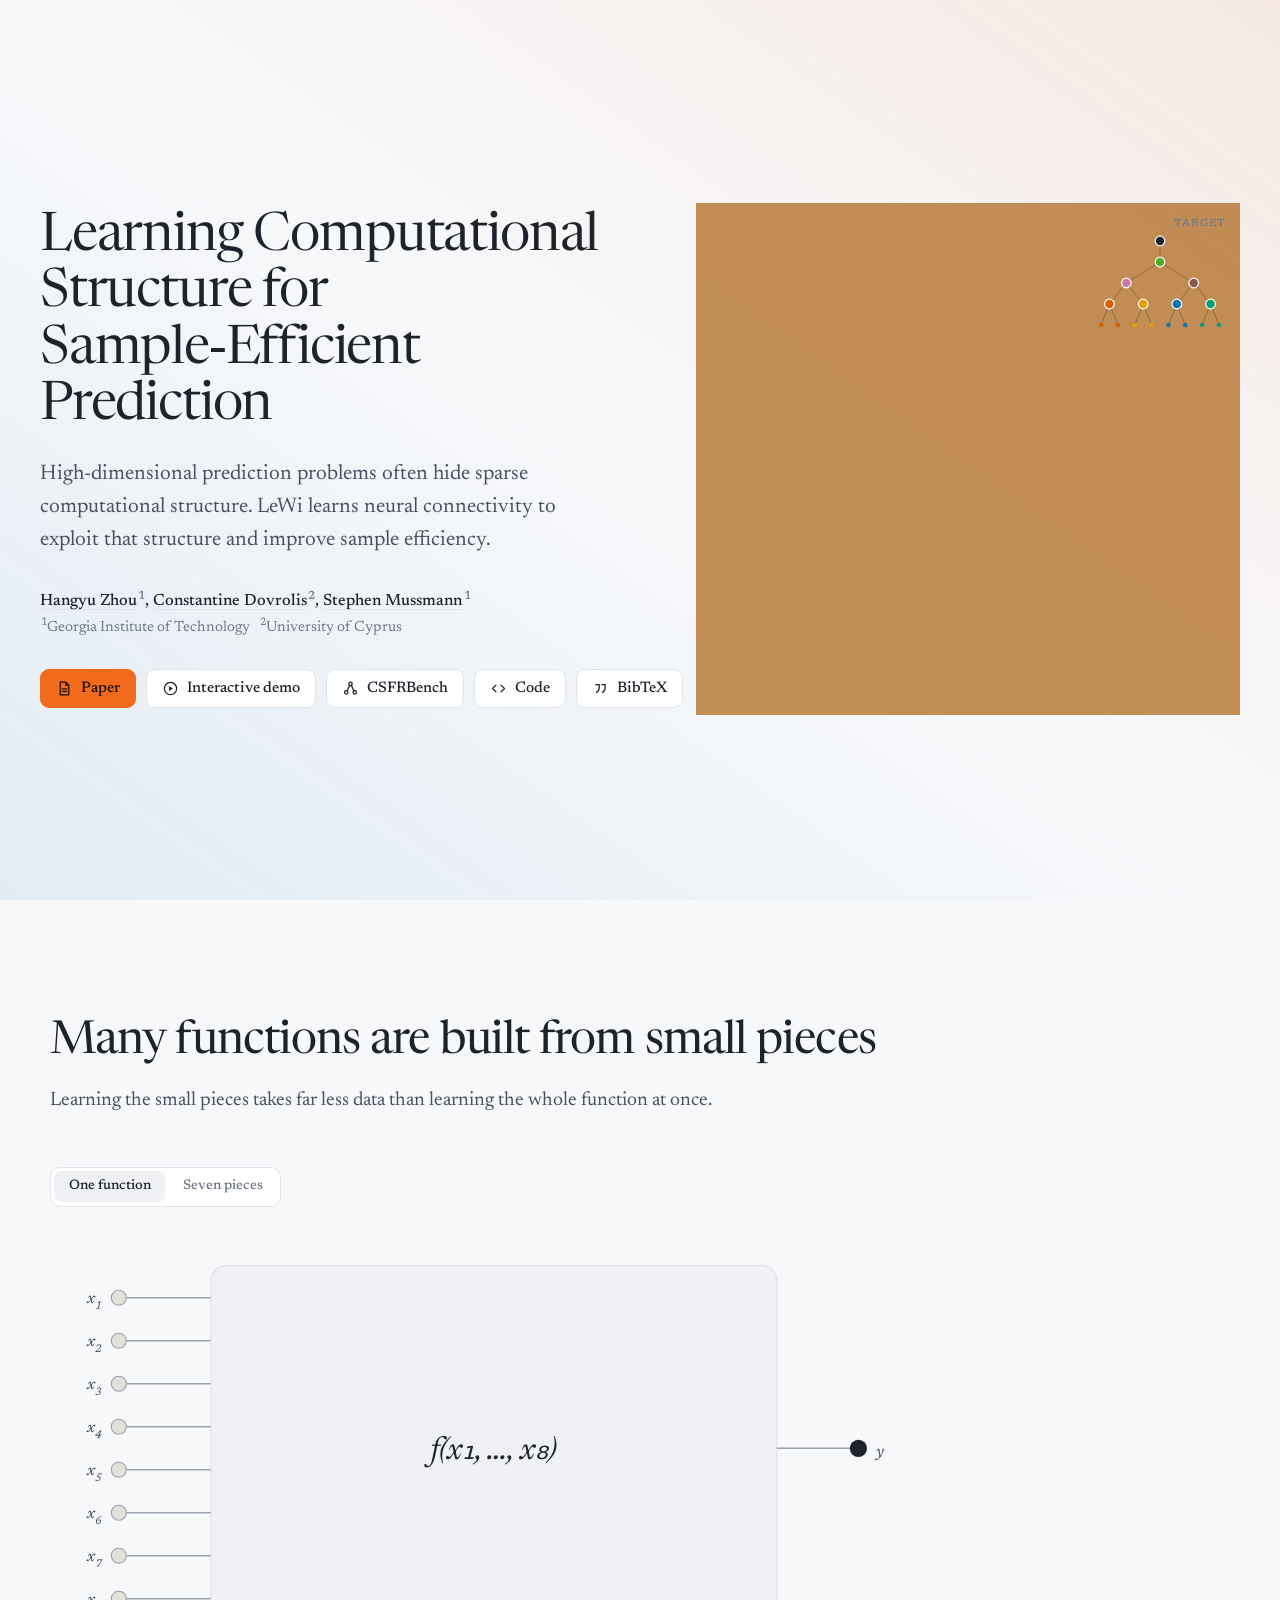
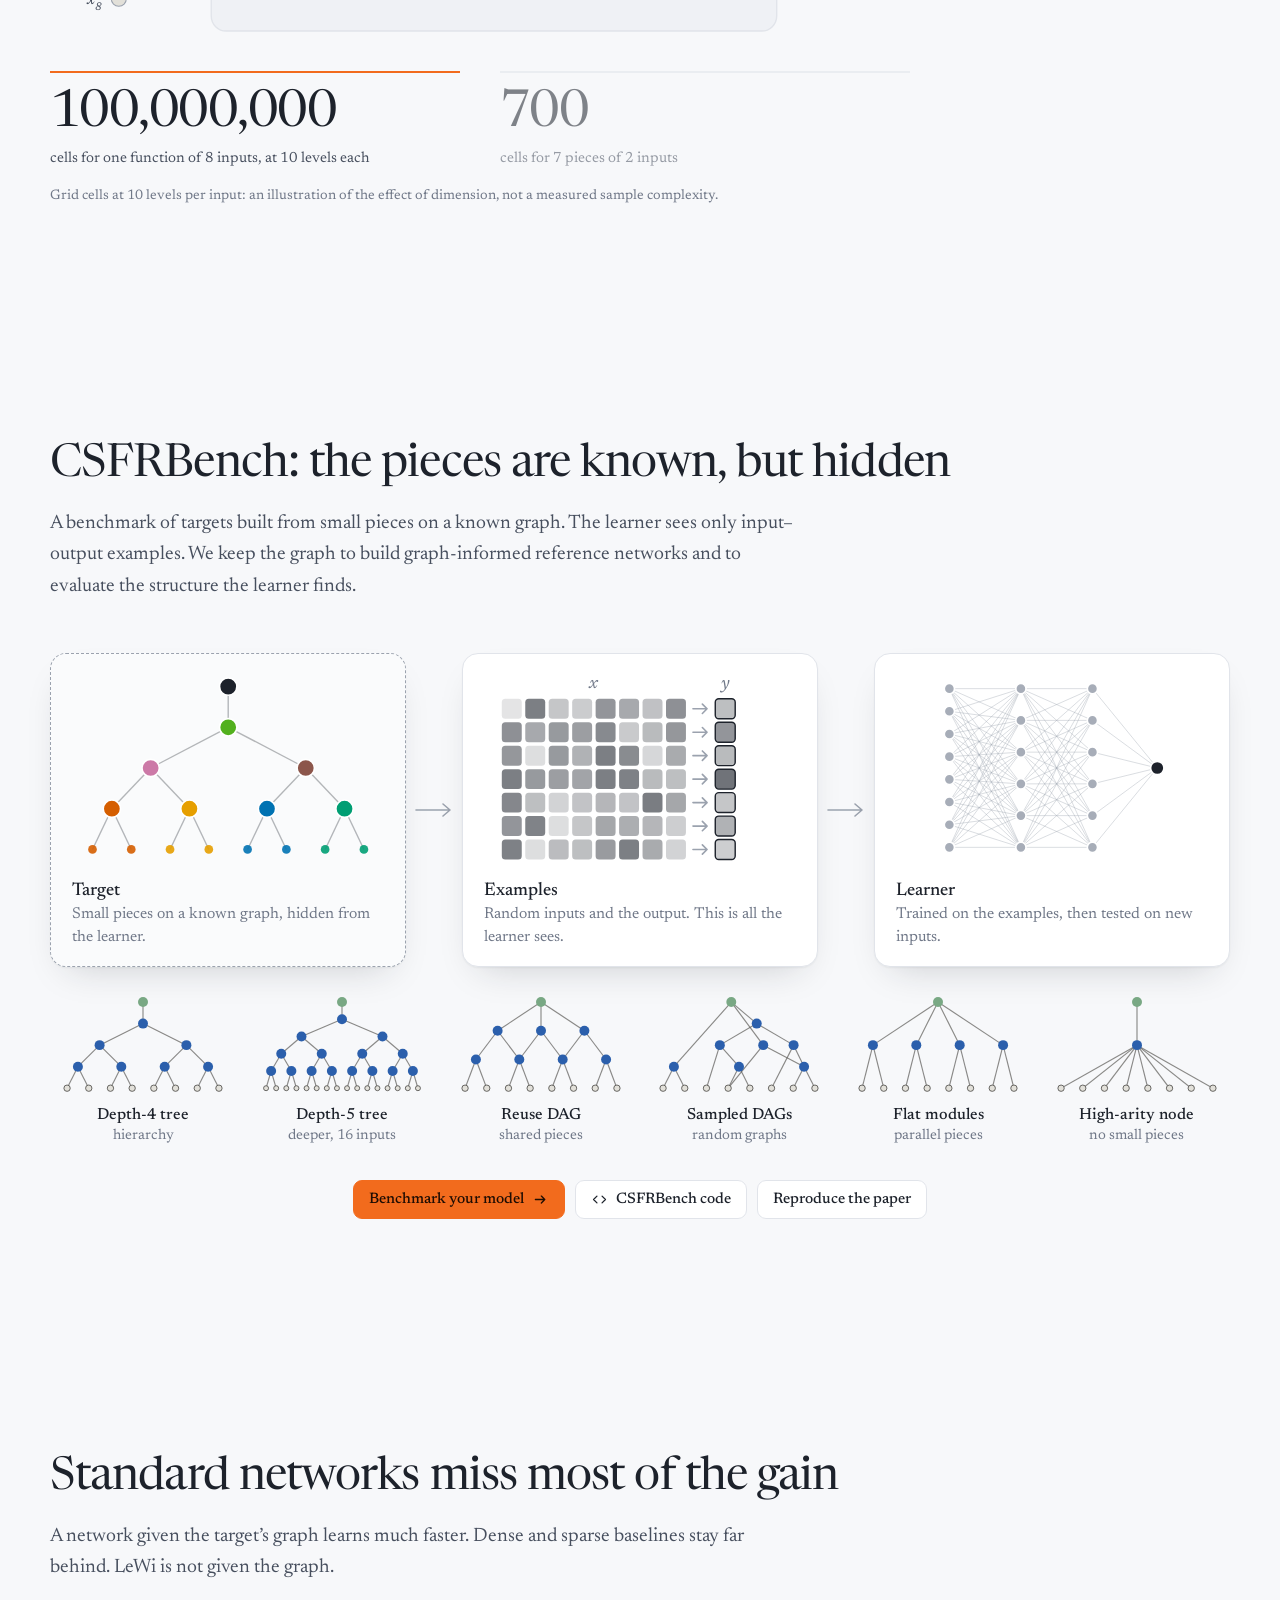
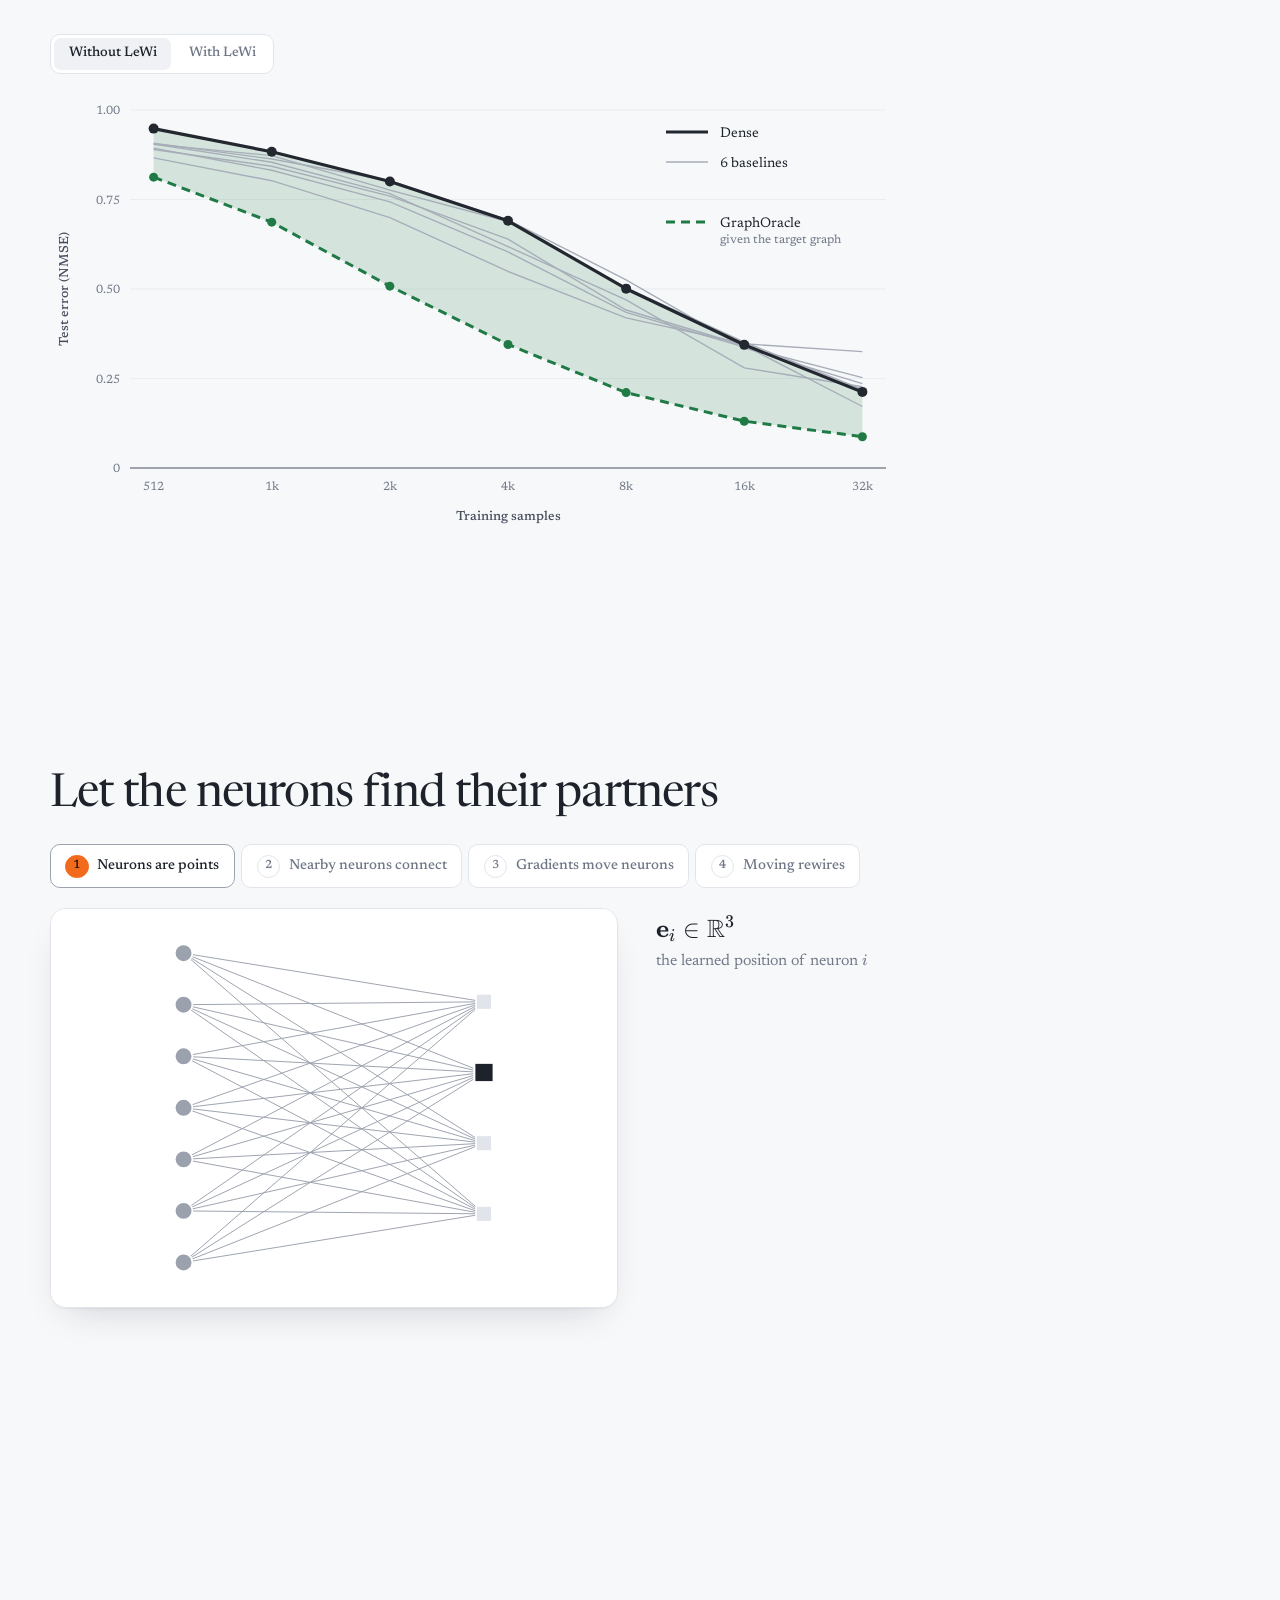
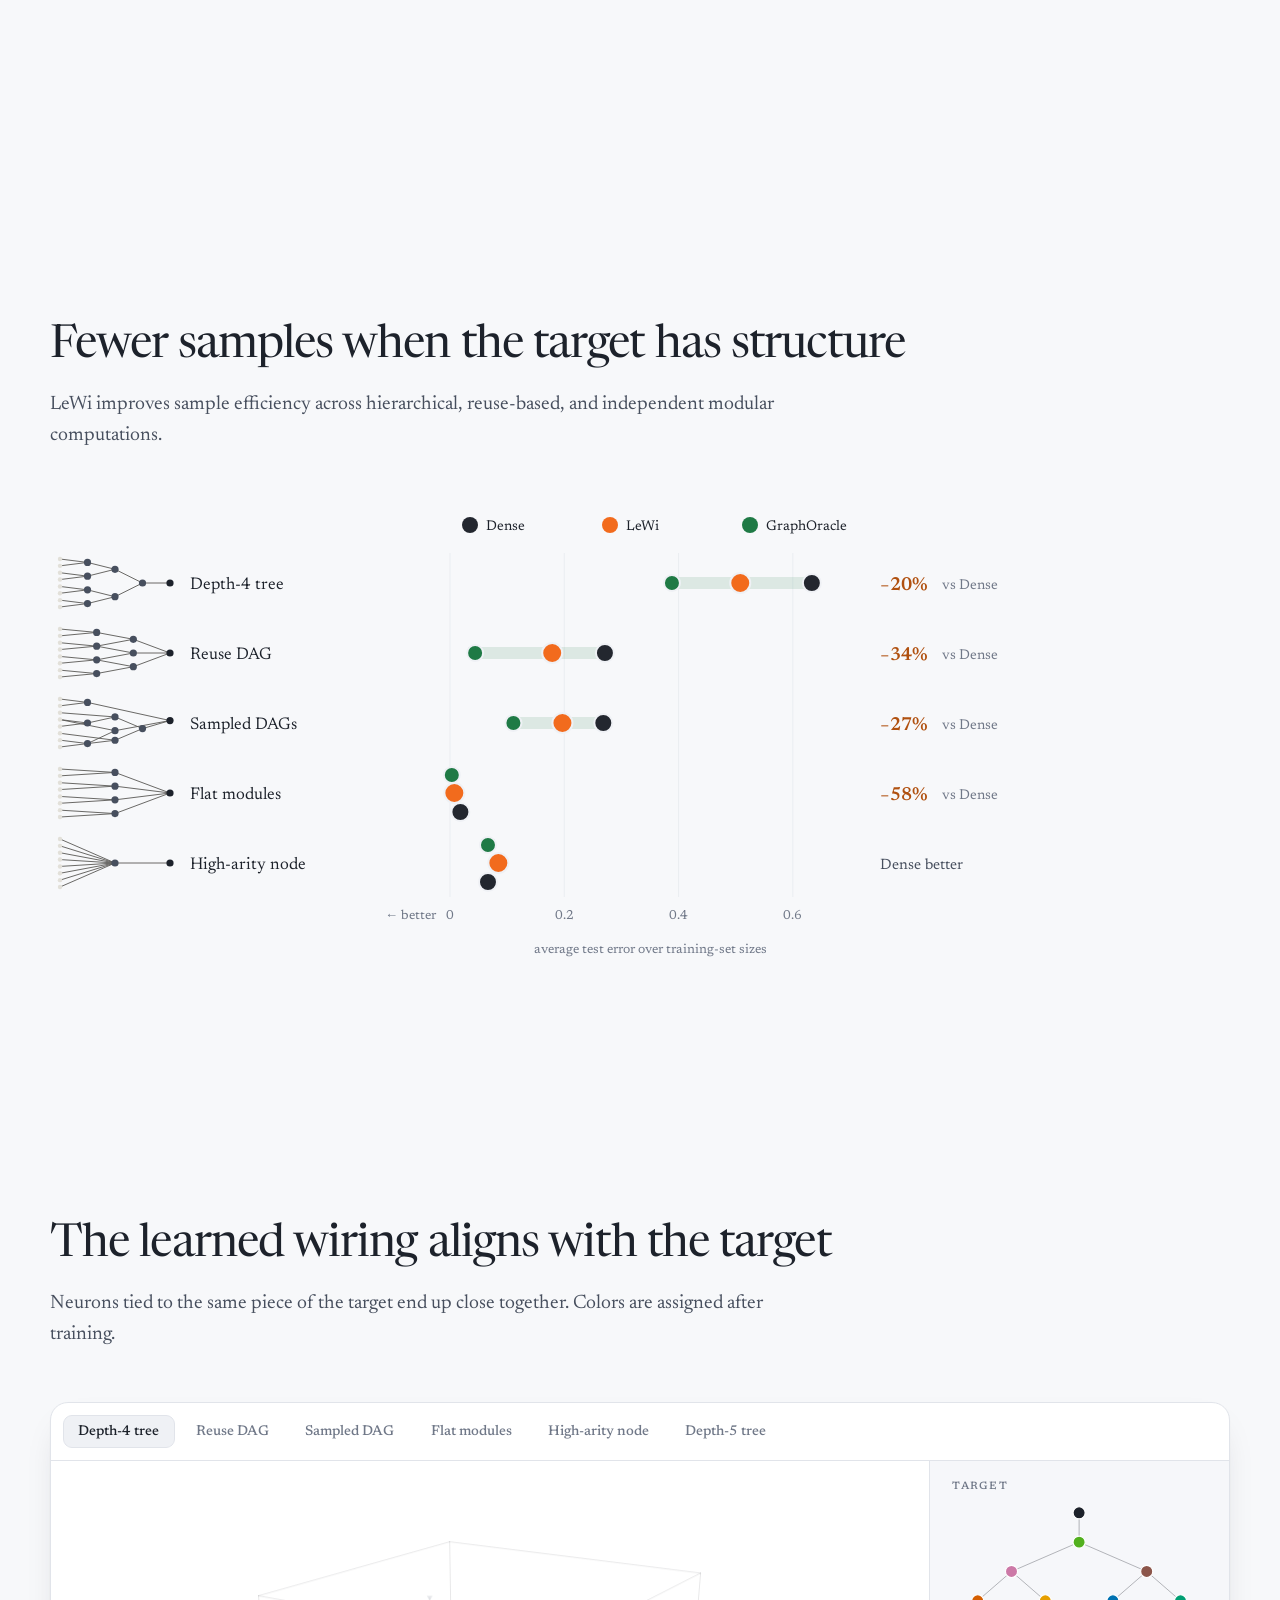
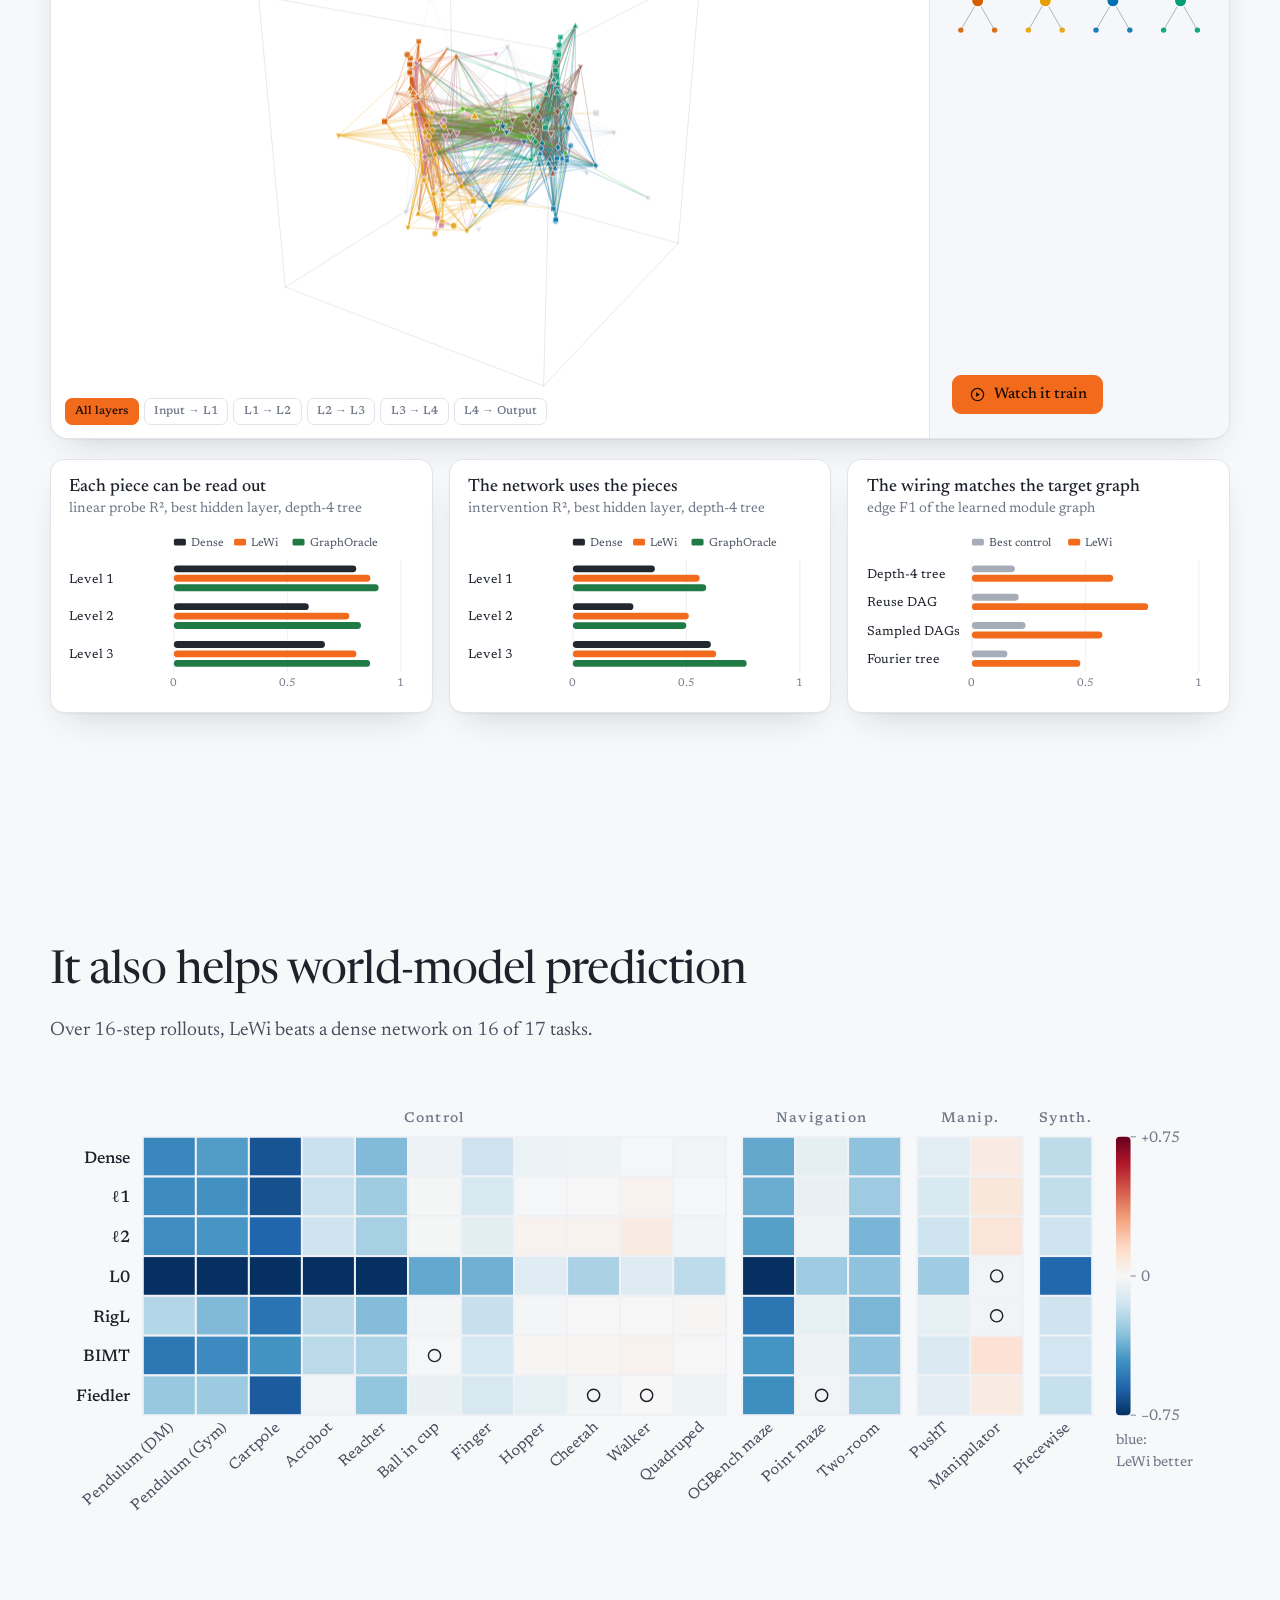
<file: index.html>
<!doctype html>
<html lang="en">
<head>
<meta charset="utf-8">
<meta name="viewport" content="width=device-width, initial-scale=1">
<title>LeWi: Learning Computational Structure for Sample-Efficient Prediction</title>
<meta name="description" content="LeWi (Learned Wiring) gives every neuron a learned position in a small space and connects neurons only when they are close. Learning connectivity and weights together lets networks exploit the compositional structure of their targets and learn from fewer samples.">
<meta name="theme-color" content="#f8f9fb" media="(prefers-color-scheme: light)">
<meta name="theme-color" content="#0e1116" media="(prefers-color-scheme: dark)">
<meta property="og:type" content="website">
<meta property="og:title" content="LeWi: Learning Computational Structure for Sample-Efficient Prediction">
<meta property="og:description" content="Neurons with learned positions connect only when they are close. Learning the wiring with the weights improves sample efficiency on compositional targets and on world-model prediction.">
<meta property="og:image" content="https://zhou-hangyu.github.io/lewi/assets/img/og.png">
<meta property="og:image:width" content="1200">
<meta property="og:image:height" content="630">
<meta property="og:image:alt" content="The title of the paper beside a LeWi network whose learned wiring follows its target graph.">
<meta property="og:url" content="https://zhou-hangyu.github.io/lewi/">
<meta name="twitter:card" content="summary_large_image">
<link rel="canonical" href="https://zhou-hangyu.github.io/lewi/">
<link rel="icon" href="assets/img/favicon.ico" sizes="48x48">
<link rel="icon" href="assets/img/favicon.svg" type="image/svg+xml">
<link rel="apple-touch-icon" href="assets/img/apple-touch-icon.png">
<link rel="preload" href="assets/fonts/newsreader-normal-latin.woff2" as="font" type="font/woff2" crossorigin>
<link rel="stylesheet" href="assets/css/fonts.css?v=202610211133">
<link rel="stylesheet" href="assets/katex/katex.min.css?v=202610211133">
<link rel="stylesheet" href="assets/css/site.css?v=202610211133">
<noscript><style>#hero-net, .hv-target, .pieces .seg, #pieces-svg, .bench-graphs > :not(noscript), #gap .seg, #gap-svg, #pattern-svg, .align-row, #wm { display: none; } .bench-graphs { display: block; }</style></noscript>
</head>
<body>

<a class="skip" href="#motivation">Skip to content</a>

<header class="hero" id="top">
  <div class="hero-grid">
    <div class="hero-copy">
      <h1 class="title">Learning Computational Structure for Sample&#8209;Efficient Prediction</h1>
      <p class="tldr">High-dimensional prediction problems often hide sparse computational structure. LeWi learns neural connectivity to exploit that structure and improve sample efficiency.</p>
      <div class="byline">
        <p class="authors"><a href="https://zhou-hangyu.github.io/">Hangyu Zhou</a><sup>1</sup>, <a href="https://sites.cc.gatech.edu/fac/constantinos.dovrolis/">Constantine Dovrolis</a><sup>2</sup>, <a href="https://steve.mussmann.us/">Stephen Mussmann</a><sup>1</sup></p>
        <p class="affils"><sup>1</sup>Georgia Institute of Technology &nbsp; <sup>2</sup>University of Cyprus</p>
      </div>
      <div class="actions">
        <a class="btn btn-primary" href="https://arxiv.org/abs/2610.28555"><svg viewBox="0 0 20 20" aria-hidden="true"><path d="M5 2.5h6.5L15 6v11.5H5z" fill="none" stroke="currentColor" stroke-width="1.5" stroke-linejoin="round"/><path d="M11.5 2.5V6H15" fill="none" stroke="currentColor" stroke-width="1.5" stroke-linejoin="round"/><path d="M7.5 10.5h5M7.5 13.5h5" stroke="currentColor" stroke-width="1.5" stroke-linecap="round"/></svg>Paper</a>
        <a class="btn" href="demo/index.html"><svg viewBox="0 0 20 20" aria-hidden="true"><circle cx="10" cy="10" r="7.2" fill="none" stroke="currentColor" stroke-width="1.5"/><path d="M8.3 7.2v5.6l4.6-2.8z" fill="currentColor"/></svg>Interactive demo</a>
        <a class="btn" href="csfrbench/"><svg viewBox="0 0 20 20" aria-hidden="true"><circle cx="10" cy="4.5" r="2" fill="none" stroke="currentColor" stroke-width="1.5"/><circle cx="5" cy="14.5" r="2" fill="none" stroke="currentColor" stroke-width="1.5"/><circle cx="15" cy="14.5" r="2" fill="none" stroke="currentColor" stroke-width="1.5"/><path d="M9 6.3 6 12.7M11 6.3l3 6.4" fill="none" stroke="currentColor" stroke-width="1.5" stroke-linecap="round"/></svg>CSFRBench</a>
        <a class="btn" href="https://github.com/Zhou-Hangyu/lewi-code"><svg viewBox="0 0 20 20" aria-hidden="true"><path d="M7 6 3 10l4 4M13 6l4 4-4 4" fill="none" stroke="currentColor" stroke-width="1.5" stroke-linecap="round" stroke-linejoin="round"/></svg>Code</a>
        <button type="button" class="btn" id="bib-open" aria-haspopup="dialog"><svg viewBox="0 0 20 20" aria-hidden="true"><path d="M4.5 5.5h4v4c0 2.5-1.2 4-3.2 5M11.5 5.5h4v4c0 2.5-1.2 4-3.2 5" fill="none" stroke="currentColor" stroke-width="1.5" stroke-linecap="round" stroke-linejoin="round"/></svg>BibTeX</button>
      </div>
    </div>
    <figure class="hero-visual" id="hero-visual">
      <canvas id="hero-net" role="img" aria-label="Real LeWi training runs on six targets, one after another: the neurons move from random positions into groups that match the target computation. Drag to rotate."></canvas>
      <noscript><img class="nojs-img" src="assets/img/static/hero.webp" alt="A trained LeWi network: neurons at their learned 3-D positions, colored by the piece of the target graph they follow." width="536" height="526" loading="lazy"></noscript>
      <div class="hv-target" aria-hidden="true"><span class="hv-target-label">Target</span><svg id="hero-target"></svg></div>
      <figcaption class="vh">LeWi networks learning six targets in turn: a depth-4 tree, a reuse DAG, a sampled DAG, flat modules, a high-arity node and a depth-5 tree. Each point is a neuron at its learned 3-D position and each line an active connection; colors show which piece of the target each neuron is associated with.</figcaption>
    </figure>
  </div>
</header>

<main>
<noscript><p class="nojs-note">The figures of this page are drawn by JavaScript. Static versions of the main figures appear below; the <a href="https://arxiv.org/abs/2610.28555">paper</a> has all of them.</p></noscript>

<section class="band" id="motivation" aria-labelledby="motivation-h">
  <div class="wrap">
    <header class="sec-head">
      <h2 id="motivation-h">Many functions are built from small pieces</h2>
      <p class="sec-lede">Learning the small pieces takes far less data than learning the whole function at once.</p>
    </header>
    <div class="pieces">
      <div class="seg" role="tablist" aria-label="View">
        <button type="button" class="seg-b" data-view="whole" role="tab">One function</button>
        <button type="button" class="seg-b" data-view="pieces" role="tab">Seven pieces</button>
      </div>
      <figure class="pieces-fig">
        <svg id="pieces-svg" role="img" aria-label="A function of eight inputs, shown as one box and as a tree of seven two-input pieces."></svg><noscript><img class="nojs-img" src="assets/img/static/pieces.webp" alt="A function of eight inputs drawn as a tree of seven two-input pieces." width="860" height="412" loading="lazy"></noscript>
      </figure>
      <div class="counts">
        <div class="count" data-view="whole"><span class="count-n">100,000,000</span><span class="count-k">cells for one function of 8 inputs, at 10 levels each</span></div>
        <div class="count" data-view="pieces"><span class="count-n">700</span><span class="count-k">cells for 7 pieces of 2 inputs</span></div>
      </div>
      <p class="counts-note">Grid cells at 10 levels per input: an illustration of the effect of dimension, not a measured sample complexity.</p>
    </div>
  </div>
</section>

<section class="band band-alt" id="benchmark" aria-labelledby="bench-h">
  <div class="wrap">
    <header class="sec-head">
      <h2 id="bench-h">CSFRBench: the pieces are known, but hidden</h2>
      <p class="sec-lede">A benchmark of targets built from small pieces on a known graph. The learner sees only input&ndash;output examples. We keep the graph to build graph-informed reference networks and to evaluate the structure the learner finds.</p>
    </header>
    <div class="bench-flow">
      <figure class="bf-card bf-hidden"><svg id="bench-target" aria-hidden="true"></svg><figcaption><b>Target</b><span>Small pieces on a known graph, hidden from the learner.</span></figcaption></figure>
      <div class="bf-arrow" aria-hidden="true"><svg viewBox="0 0 40 16"><path d="M2 8h34m-7-6l7 6l-7 6"/></svg></div>
      <figure class="bf-card"><svg id="bench-examples" aria-hidden="true"></svg><figcaption><b>Examples</b><span>Random inputs and the output. This is all the learner sees.</span></figcaption></figure>
      <div class="bf-arrow" aria-hidden="true"><svg viewBox="0 0 40 16"><path d="M2 8h34m-7-6l7 6l-7 6"/></svg></div>
      <figure class="bf-card"><svg id="bench-learner" aria-hidden="true"></svg><figcaption><b>Learner</b><span>Trained on the examples, then tested on new inputs.</span></figcaption></figure>
    </div>
    <div class="bench-graphs" id="bench-graphs" role="img" aria-label="The six graph families of CSFRBench: depth-4 tree, depth-5 tree, reuse DAG, sampled DAGs, flat modules and a high-arity node."><noscript><img class="nojs-img" src="assets/img/static/bench-graphs.webp" alt="The six graph families of CSFRBench." width="1180" height="152" loading="lazy"></noscript></div>
    <div class="actions bench-actions">
      <a class="btn btn-primary" href="csfrbench/">Benchmark your model<svg viewBox="0 0 20 20" aria-hidden="true"><path d="M4 10h11m-4-4 4 4-4 4" fill="none" stroke="currentColor" stroke-width="1.6" stroke-linecap="round" stroke-linejoin="round"/></svg></a>
      <a class="btn" href="https://github.com/Zhou-Hangyu/lewi-code/tree/main/csfrbench"><svg viewBox="0 0 20 20" aria-hidden="true"><path d="M7 6 3 10l4 4M13 6l4 4-4 4" fill="none" stroke="currentColor" stroke-width="1.5" stroke-linecap="round" stroke-linejoin="round"/></svg>CSFRBench code</a>
      <a class="btn" href="https://github.com/Zhou-Hangyu/lewi-code/blob/main/docs/REPRODUCE.md">Reproduce the paper</a>
    </div>
  </div>
</section>

<section class="band band-alt" id="gap" aria-labelledby="gap-h">
  <div class="wrap">
    <header class="sec-head">
      <h2 id="gap-h">Standard networks miss most of the gain</h2>
      <p class="sec-lede">A network given the target&rsquo;s graph learns much faster. Dense and sparse baselines stay far behind. LeWi is not given the graph.</p>
    </header>
    <div class="gapbox">
      <div class="seg" role="tablist" aria-label="Show LeWi">
        <button type="button" class="seg-b" data-lewi="off" role="tab">Without LeWi</button>
        <button type="button" class="seg-b" data-lewi="on" role="tab">With LeWi</button>
      </div>
      <figure class="gap-fig"><svg id="gap-svg" role="img" aria-label="Test error against training samples on the depth-4 tree for Dense, six baselines, GraphOracle and LeWi."></svg><noscript><img class="nojs-img" src="assets/img/static/gap.webp" alt="Test error against training samples on the depth-4 tree: LeWi closes 51% of the gap between Dense and GraphOracle." width="860" height="440" loading="lazy"></noscript></figure>
    </div>
  </div>
</section>

<section class="band" id="method" aria-labelledby="method-h">
  <div class="wrap">
    <div class="st-track" id="st-track">
      <div class="stepper" id="stepper">
        <header class="sec-head st-head">
          <h2 id="method-h">Let the neurons find their partners</h2>
        </header>
        <div class="st-tabs" role="tablist" aria-label="Steps">
          <button type="button" class="st-tab" data-step="0" role="tab"><span>1</span><span class="st-tl">Neurons are points</span></button>
          <button type="button" class="st-tab" data-step="1" role="tab"><span>2</span><span class="st-tl">Nearby neurons connect</span></button>
          <button type="button" class="st-tab" data-step="2" role="tab"><span>3</span><span class="st-tl">Gradients move neurons</span></button>
          <button type="button" class="st-tab" data-step="3" role="tab"><span>4</span><span class="st-tl">Moving rewires</span></button>
        </div>
        <div class="st-body">
          <figure class="st-stage"><svg id="stepper-svg" role="img" aria-label="Two layers of neurons become points in a space; nearby neurons connect; gradients move a neuron, which changes its connections."></svg></figure>
          <ol class="st-math">
            <li data-from="0"><span class="katex-display"><span class="katex"><span class="katex-mathml"><math xmlns="http://www.w3.org/1998/Math/MathML" display="block"><semantics><mrow><msub><mi mathvariant="bold">e</mi><mi>i</mi></msub><mo>∈</mo><msup><mi mathvariant="double-struck">R</mi><mn>3</mn></msup></mrow><annotation encoding="application/x-tex">\mathbf{e}_i \in \mathbb{R}^3</annotation></semantics></math></span><span class="katex-html" aria-hidden="true"><span class="base"><span class="strut" style="height:0.6891em;vertical-align:-0.15em;"></span><span class="mord"><span class="mord mathbf">e</span><span class="msupsub"><span class="vlist-t vlist-t2"><span class="vlist-r"><span class="vlist" style="height:0.3117em;"><span style="top:-2.55em;margin-left:0em;margin-right:0.05em;"><span class="pstrut" style="height:2.7em;"></span><span class="sizing reset-size6 size3 mtight"><span class="mord mathnormal mtight">i</span></span></span></span><span class="vlist-s">​</span></span><span class="vlist-r"><span class="vlist" style="height:0.15em;"><span></span></span></span></span></span></span><span class="mspace" style="margin-right:0.2778em;"></span><span class="mrel">∈</span><span class="mspace" style="margin-right:0.2778em;"></span></span><span class="base"><span class="strut" style="height:0.8641em;"></span><span class="mord"><span class="mord mathbb">R</span><span class="msupsub"><span class="vlist-t"><span class="vlist-r"><span class="vlist" style="height:0.8641em;"><span style="top:-3.113em;margin-right:0.05em;"><span class="pstrut" style="height:2.7em;"></span><span class="sizing reset-size6 size3 mtight"><span class="mord mtight">3</span></span></span></span></span></span></span></span></span></span></span></span><span class="cap">the learned position of neuron <span class="katex"><span class="katex-mathml"><math xmlns="http://www.w3.org/1998/Math/MathML"><semantics><mrow><mi>i</mi></mrow><annotation encoding="application/x-tex">i</annotation></semantics></math></span><span class="katex-html" aria-hidden="true"><span class="base"><span class="strut" style="height:0.6595em;"></span><span class="mord mathnormal">i</span></span></span></span></span></li>
            <li data-from="1"><span class="katex-display"><span class="katex"><span class="katex-mathml"><math xmlns="http://www.w3.org/1998/Math/MathML" display="block"><semantics><mrow><msub><mi>s</mi><mrow><mi>i</mi><mi>j</mi></mrow></msub><mo>=</mo><msup><mi>R</mi><mn>2</mn></msup><mo>−</mo><mo stretchy="false">∥</mo><msub><mi mathvariant="bold">e</mi><mi>i</mi></msub><mo>−</mo><msub><mi mathvariant="bold">e</mi><mi>j</mi></msub><msup><mo stretchy="false">∥</mo><mn>2</mn></msup></mrow><annotation encoding="application/x-tex">s_{ij} = R^2 - \lVert \mathbf{e}_i - \mathbf{e}_j \rVert^2</annotation></semantics></math></span><span class="katex-html" aria-hidden="true"><span class="base"><span class="strut" style="height:0.7167em;vertical-align:-0.2861em;"></span><span class="mord"><span class="mord mathnormal">s</span><span class="msupsub"><span class="vlist-t vlist-t2"><span class="vlist-r"><span class="vlist" style="height:0.3117em;"><span style="top:-2.55em;margin-left:0em;margin-right:0.05em;"><span class="pstrut" style="height:2.7em;"></span><span class="sizing reset-size6 size3 mtight"><span class="mord mtight"><span class="mord mathnormal mtight" style="margin-right:0.05724em;">ij</span></span></span></span></span><span class="vlist-s">​</span></span><span class="vlist-r"><span class="vlist" style="height:0.2861em;"><span></span></span></span></span></span></span><span class="mspace" style="margin-right:0.2778em;"></span><span class="mrel">=</span><span class="mspace" style="margin-right:0.2778em;"></span></span><span class="base"><span class="strut" style="height:0.9474em;vertical-align:-0.0833em;"></span><span class="mord"><span class="mord mathnormal" style="margin-right:0.00773em;">R</span><span class="msupsub"><span class="vlist-t"><span class="vlist-r"><span class="vlist" style="height:0.8641em;"><span style="top:-3.113em;margin-right:0.05em;"><span class="pstrut" style="height:2.7em;"></span><span class="sizing reset-size6 size3 mtight"><span class="mord mtight">2</span></span></span></span></span></span></span></span><span class="mspace" style="margin-right:0.2222em;"></span><span class="mbin">−</span><span class="mspace" style="margin-right:0.2222em;"></span></span><span class="base"><span class="strut" style="height:1em;vertical-align:-0.25em;"></span><span class="mopen">∥</span><span class="mord"><span class="mord mathbf">e</span><span class="msupsub"><span class="vlist-t vlist-t2"><span class="vlist-r"><span class="vlist" style="height:0.3117em;"><span style="top:-2.55em;margin-left:0em;margin-right:0.05em;"><span class="pstrut" style="height:2.7em;"></span><span class="sizing reset-size6 size3 mtight"><span class="mord mathnormal mtight">i</span></span></span></span><span class="vlist-s">​</span></span><span class="vlist-r"><span class="vlist" style="height:0.15em;"><span></span></span></span></span></span></span><span class="mspace" style="margin-right:0.2222em;"></span><span class="mbin">−</span><span class="mspace" style="margin-right:0.2222em;"></span></span><span class="base"><span class="strut" style="height:1.1502em;vertical-align:-0.2861em;"></span><span class="mord"><span class="mord mathbf">e</span><span class="msupsub"><span class="vlist-t vlist-t2"><span class="vlist-r"><span class="vlist" style="height:0.3117em;"><span style="top:-2.55em;margin-left:0em;margin-right:0.05em;"><span class="pstrut" style="height:2.7em;"></span><span class="sizing reset-size6 size3 mtight"><span class="mord mathnormal mtight" style="margin-right:0.05724em;">j</span></span></span></span><span class="vlist-s">​</span></span><span class="vlist-r"><span class="vlist" style="height:0.2861em;"><span></span></span></span></span></span></span><span class="mclose"><span class="mclose">∥</span><span class="msupsub"><span class="vlist-t"><span class="vlist-r"><span class="vlist" style="height:0.8641em;"><span style="top:-3.113em;margin-right:0.05em;"><span class="pstrut" style="height:2.7em;"></span><span class="sizing reset-size6 size3 mtight"><span class="mord mtight">2</span></span></span></span></span></span></span></span></span></span></span></span><span class="cap">positive when <span class="katex"><span class="katex-mathml"><math xmlns="http://www.w3.org/1998/Math/MathML"><semantics><mrow><mi>i</mi></mrow><annotation encoding="application/x-tex">i</annotation></semantics></math></span><span class="katex-html" aria-hidden="true"><span class="base"><span class="strut" style="height:0.6595em;"></span><span class="mord mathnormal">i</span></span></span></span> and <span class="katex"><span class="katex-mathml"><math xmlns="http://www.w3.org/1998/Math/MathML"><semantics><mrow><mi>j</mi></mrow><annotation encoding="application/x-tex">j</annotation></semantics></math></span><span class="katex-html" aria-hidden="true"><span class="base"><span class="strut" style="height:0.854em;vertical-align:-0.1944em;"></span><span class="mord mathnormal" style="margin-right:0.05724em;">j</span></span></span></span> are within <span class="katex"><span class="katex-mathml"><math xmlns="http://www.w3.org/1998/Math/MathML"><semantics><mrow><mi>R</mi></mrow><annotation encoding="application/x-tex">R</annotation></semantics></math></span><span class="katex-html" aria-hidden="true"><span class="base"><span class="strut" style="height:0.6833em;"></span><span class="mord mathnormal" style="margin-right:0.00773em;">R</span></span></span></span></span></li>
            <li data-from="1" class="key"><span class="katex-display"><span class="katex"><span class="katex-mathml"><math xmlns="http://www.w3.org/1998/Math/MathML" display="block"><semantics><mrow><msub><mover accent="true"><mi>W</mi><mo stretchy="true">~</mo></mover><mrow><mi>i</mi><mi>j</mi></mrow></msub><mo>=</mo><msub><mi>W</mi><mrow><mi>i</mi><mi>j</mi></mrow></msub><mtext> </mtext><mi>σ</mi><mo stretchy="false">(</mo><msub><mi>s</mi><mrow><mi>i</mi><mi>j</mi></mrow></msub><mo stretchy="false">)</mo><mtext> </mtext><mn mathvariant="bold">1</mn><mo stretchy="false">[</mo><msub><mi>s</mi><mrow><mi>i</mi><mi>j</mi></mrow></msub><mo>&gt;</mo><mn>0</mn><mo stretchy="false">]</mo></mrow><annotation encoding="application/x-tex">\widetilde{W}_{ij} = W_{ij}\, \sigma(s_{ij})\, \mathbf{1}[s_{ij} &gt; 0]</annotation></semantics></math></span><span class="katex-html" aria-hidden="true"><span class="base"><span class="strut" style="height:1.2294em;vertical-align:-0.2861em;"></span><span class="mord"><span class="mord accent"><span class="vlist-t"><span class="vlist-r"><span class="vlist" style="height:0.9433em;"><span style="top:-3em;"><span class="pstrut" style="height:3em;"></span><span class="mord mathnormal" style="margin-right:0.13889em;">W</span></span><span class="svg-align" style="top:-3.6833em;"><span class="pstrut" style="height:3em;"></span><span style="height:0.26em;"><svg xmlns="http://www.w3.org/2000/svg" width="100%" height="0.26em" viewBox="0 0 600 260" preserveAspectRatio="none"><path d="M200 55.538c-77 0-168 73.953-177 73.953-3 0-7
-2.175-9-5.437L2 97c-1-2-2-4-2-6 0-4 2-7 5-9l20-12C116 12 171 0 207 0c86 0
 114 68 191 68 78 0 168-68 177-68 4 0 7 2 9 5l12 19c1 2.175 2 4.35 2 6.525 0
 4.35-2 7.613-5 9.788l-19 13.05c-92 63.077-116.937 75.308-183 76.128
-68.267.847-113-73.952-191-73.952z"/></svg></span></span></span></span></span></span><span class="msupsub"><span class="vlist-t vlist-t2"><span class="vlist-r"><span class="vlist" style="height:0.3117em;"><span style="top:-2.55em;margin-left:-0.1389em;margin-right:0.05em;"><span class="pstrut" style="height:2.7em;"></span><span class="sizing reset-size6 size3 mtight"><span class="mord mtight"><span class="mord mathnormal mtight" style="margin-right:0.05724em;">ij</span></span></span></span></span><span class="vlist-s">​</span></span><span class="vlist-r"><span class="vlist" style="height:0.2861em;"><span></span></span></span></span></span></span><span class="mspace" style="margin-right:0.2778em;"></span><span class="mrel">=</span><span class="mspace" style="margin-right:0.2778em;"></span></span><span class="base"><span class="strut" style="height:1.0361em;vertical-align:-0.2861em;"></span><span class="mord"><span class="mord mathnormal" style="margin-right:0.13889em;">W</span><span class="msupsub"><span class="vlist-t vlist-t2"><span class="vlist-r"><span class="vlist" style="height:0.3117em;"><span style="top:-2.55em;margin-left:-0.1389em;margin-right:0.05em;"><span class="pstrut" style="height:2.7em;"></span><span class="sizing reset-size6 size3 mtight"><span class="mord mtight"><span class="mord mathnormal mtight" style="margin-right:0.05724em;">ij</span></span></span></span></span><span class="vlist-s">​</span></span><span class="vlist-r"><span class="vlist" style="height:0.2861em;"><span></span></span></span></span></span></span><span class="mspace" style="margin-right:0.1667em;"></span><span class="mord mathnormal" style="margin-right:0.03588em;">σ</span><span class="mopen">(</span><span class="mord"><span class="mord mathnormal">s</span><span class="msupsub"><span class="vlist-t vlist-t2"><span class="vlist-r"><span class="vlist" style="height:0.3117em;"><span style="top:-2.55em;margin-left:0em;margin-right:0.05em;"><span class="pstrut" style="height:2.7em;"></span><span class="sizing reset-size6 size3 mtight"><span class="mord mtight"><span class="mord mathnormal mtight" style="margin-right:0.05724em;">ij</span></span></span></span></span><span class="vlist-s">​</span></span><span class="vlist-r"><span class="vlist" style="height:0.2861em;"><span></span></span></span></span></span></span><span class="mclose">)</span><span class="mspace" style="margin-right:0.1667em;"></span><span class="mord mathbf">1</span><span class="mopen">[</span><span class="mord"><span class="mord mathnormal">s</span><span class="msupsub"><span class="vlist-t vlist-t2"><span class="vlist-r"><span class="vlist" style="height:0.3117em;"><span style="top:-2.55em;margin-left:0em;margin-right:0.05em;"><span class="pstrut" style="height:2.7em;"></span><span class="sizing reset-size6 size3 mtight"><span class="mord mtight"><span class="mord mathnormal mtight" style="margin-right:0.05724em;">ij</span></span></span></span></span><span class="vlist-s">​</span></span><span class="vlist-r"><span class="vlist" style="height:0.2861em;"><span></span></span></span></span></span></span><span class="mspace" style="margin-right:0.2778em;"></span><span class="mrel">&gt;</span><span class="mspace" style="margin-right:0.2778em;"></span></span><span class="base"><span class="strut" style="height:1em;vertical-align:-0.25em;"></span><span class="mord">0</span><span class="mclose">]</span></span></span></span></span><span class="cap">soft gate times binary mask</span></li>
            <li data-from="2"><span class="katex-display"><span class="katex"><span class="katex-mathml"><math xmlns="http://www.w3.org/1998/Math/MathML" display="block"><semantics><mrow><msub><mi mathvariant="bold">e</mi><mi>i</mi></msub><mo>←</mo><msub><mi mathvariant="bold">e</mi><mi>i</mi></msub><mo>−</mo><mi>η</mi><mtext> </mtext><msub><mi mathvariant="normal">∇</mi><msub><mi mathvariant="bold">e</mi><mi>i</mi></msub></msub><mi mathvariant="script">L</mi></mrow><annotation encoding="application/x-tex">\mathbf{e}_i \leftarrow \mathbf{e}_i - \eta\, \nabla_{\mathbf{e}_i} \mathcal{L}</annotation></semantics></math></span><span class="katex-html" aria-hidden="true"><span class="base"><span class="strut" style="height:0.5944em;vertical-align:-0.15em;"></span><span class="mord"><span class="mord mathbf">e</span><span class="msupsub"><span class="vlist-t vlist-t2"><span class="vlist-r"><span class="vlist" style="height:0.3117em;"><span style="top:-2.55em;margin-left:0em;margin-right:0.05em;"><span class="pstrut" style="height:2.7em;"></span><span class="sizing reset-size6 size3 mtight"><span class="mord mathnormal mtight">i</span></span></span></span><span class="vlist-s">​</span></span><span class="vlist-r"><span class="vlist" style="height:0.15em;"><span></span></span></span></span></span></span><span class="mspace" style="margin-right:0.2778em;"></span><span class="mrel">←</span><span class="mspace" style="margin-right:0.2778em;"></span></span><span class="base"><span class="strut" style="height:0.7333em;vertical-align:-0.15em;"></span><span class="mord"><span class="mord mathbf">e</span><span class="msupsub"><span class="vlist-t vlist-t2"><span class="vlist-r"><span class="vlist" style="height:0.3117em;"><span style="top:-2.55em;margin-left:0em;margin-right:0.05em;"><span class="pstrut" style="height:2.7em;"></span><span class="sizing reset-size6 size3 mtight"><span class="mord mathnormal mtight">i</span></span></span></span><span class="vlist-s">​</span></span><span class="vlist-r"><span class="vlist" style="height:0.15em;"><span></span></span></span></span></span></span><span class="mspace" style="margin-right:0.2222em;"></span><span class="mbin">−</span><span class="mspace" style="margin-right:0.2222em;"></span></span><span class="base"><span class="strut" style="height:0.9334em;vertical-align:-0.2501em;"></span><span class="mord mathnormal" style="margin-right:0.03588em;">η</span><span class="mspace" style="margin-right:0.1667em;"></span><span class="mord"><span class="mord">∇</span><span class="msupsub"><span class="vlist-t vlist-t2"><span class="vlist-r"><span class="vlist" style="height:0.1611em;"><span style="top:-2.55em;margin-left:0em;margin-right:0.05em;"><span class="pstrut" style="height:2.7em;"></span><span class="sizing reset-size6 size3 mtight"><span class="mord mtight"><span class="mord mtight"><span class="mord mathbf mtight">e</span><span class="msupsub"><span class="vlist-t vlist-t2"><span class="vlist-r"><span class="vlist" style="height:0.3281em;"><span style="top:-2.357em;margin-left:0em;margin-right:0.0714em;"><span class="pstrut" style="height:2.5em;"></span><span class="sizing reset-size3 size1 mtight"><span class="mord mathnormal mtight">i</span></span></span></span><span class="vlist-s">​</span></span><span class="vlist-r"><span class="vlist" style="height:0.143em;"><span></span></span></span></span></span></span></span></span></span></span><span class="vlist-s">​</span></span><span class="vlist-r"><span class="vlist" style="height:0.2501em;"><span></span></span></span></span></span></span><span class="mord mathcal">L</span></span></span></span></span><span class="cap">the loss pulls and pushes <span class="katex"><span class="katex-mathml"><math xmlns="http://www.w3.org/1998/Math/MathML"><semantics><mrow><msub><mi mathvariant="bold">e</mi><mi>i</mi></msub></mrow><annotation encoding="application/x-tex">\mathbf{e}_i</annotation></semantics></math></span><span class="katex-html" aria-hidden="true"><span class="base"><span class="strut" style="height:0.5944em;vertical-align:-0.15em;"></span><span class="mord"><span class="mord mathbf">e</span><span class="msupsub"><span class="vlist-t vlist-t2"><span class="vlist-r"><span class="vlist" style="height:0.3117em;"><span style="top:-2.55em;margin-left:0em;margin-right:0.05em;"><span class="pstrut" style="height:2.7em;"></span><span class="sizing reset-size6 size3 mtight"><span class="mord mathnormal mtight">i</span></span></span></span><span class="vlist-s">​</span></span><span class="vlist-r"><span class="vlist" style="height:0.15em;"><span></span></span></span></span></span></span></span></span></span></span></li>
            <li data-from="3"><span class="katex-display"><span class="katex"><span class="katex-mathml"><math xmlns="http://www.w3.org/1998/Math/MathML" display="block"><semantics><mrow><mn mathvariant="bold">1</mn><mo stretchy="false">[</mo><msub><mi>s</mi><mrow><mi>i</mi><mi>j</mi></mrow></msub><mo>&gt;</mo><mn>0</mn><mo stretchy="false">]</mo><mo>:</mo><mtext>  </mtext><mn>0</mn><mo>↔</mo><mn>1</mn></mrow><annotation encoding="application/x-tex">\mathbf{1}[s_{ij} &gt; 0]:\; 0 \leftrightarrow 1</annotation></semantics></math></span><span class="katex-html" aria-hidden="true"><span class="base"><span class="strut" style="height:1.0361em;vertical-align:-0.2861em;"></span><span class="mord mathbf">1</span><span class="mopen">[</span><span class="mord"><span class="mord mathnormal">s</span><span class="msupsub"><span class="vlist-t vlist-t2"><span class="vlist-r"><span class="vlist" style="height:0.3117em;"><span style="top:-2.55em;margin-left:0em;margin-right:0.05em;"><span class="pstrut" style="height:2.7em;"></span><span class="sizing reset-size6 size3 mtight"><span class="mord mtight"><span class="mord mathnormal mtight" style="margin-right:0.05724em;">ij</span></span></span></span></span><span class="vlist-s">​</span></span><span class="vlist-r"><span class="vlist" style="height:0.2861em;"><span></span></span></span></span></span></span><span class="mspace" style="margin-right:0.2778em;"></span><span class="mrel">&gt;</span><span class="mspace" style="margin-right:0.2778em;"></span></span><span class="base"><span class="strut" style="height:1em;vertical-align:-0.25em;"></span><span class="mord">0</span><span class="mclose">]</span><span class="mspace" style="margin-right:0.2778em;"></span><span class="mrel">:</span><span class="mspace" style="margin-right:0.2778em;"></span><span class="mspace" style="margin-right:0.2778em;"></span></span><span class="base"><span class="strut" style="height:0.6444em;"></span><span class="mord">0</span><span class="mspace" style="margin-right:0.2778em;"></span><span class="mrel">↔</span><span class="mspace" style="margin-right:0.2778em;"></span></span><span class="base"><span class="strut" style="height:0.6444em;"></span><span class="mord">1</span></span></span></span></span><span class="cap">crossing <span class="katex"><span class="katex-mathml"><math xmlns="http://www.w3.org/1998/Math/MathML"><semantics><mrow><mi>R</mi></mrow><annotation encoding="application/x-tex">R</annotation></semantics></math></span><span class="katex-html" aria-hidden="true"><span class="base"><span class="strut" style="height:0.6833em;"></span><span class="mord mathnormal" style="margin-right:0.00773em;">R</span></span></span></span> adds or removes a connection</span></li>
          </ol>
        </div>
      </div>
    </div>
  </div>
</section>

<section class="band band-alt" id="results" aria-labelledby="results-h">
  <div class="wrap">
    <header class="sec-head">
      <h2 id="results-h">Fewer samples when the target has structure</h2>
      <p class="sec-lede">LeWi improves sample efficiency across hierarchical, reuse-based, and independent modular computations.</p>
    </header>
    <figure class="pattern-fig"><svg id="pattern-svg" role="img" aria-label="Average test error of Dense, LeWi and GraphOracle on five target structures."></svg><noscript><img class="nojs-img" src="assets/img/static/pattern.webp" alt="Average test error of Dense, LeWi and GraphOracle on five target structures." width="1000" height="484" loading="lazy"></noscript></figure>
  </div>
</section>

<section class="band" id="structure" aria-labelledby="structure-h">
  <div class="wrap">
    <header class="sec-head">
      <h2 id="structure-h">The learned wiring aligns with the target</h2>
      <p class="sec-lede">Neurons tied to the same piece of the target end up close together. Colors are assigned after training.</p>
    </header>
    <div class="gallery" id="gallery">
      <div class="gallery-tabs" id="gallery-tabs" role="tablist" aria-label="Target structure"></div>
      <div class="gallery-body">
        <div class="gallery-stage">
          <canvas id="gallery-net" aria-label="The final learned wiring of the selected network in 3-D."></canvas>
          <div class="gallery-layers" id="gallery-layers" role="group" aria-label="Connections shown"></div>
        </div>
        <aside class="gallery-side">
          <p class="side-k">Target</p>
          <svg id="gallery-target" aria-hidden="true"></svg>
          <a class="btn btn-primary btn-demo" id="gallery-demo" href="demo/index.html"><svg viewBox="0 0 20 20" aria-hidden="true"><circle cx="10" cy="10" r="7.2" fill="none" stroke="currentColor" stroke-width="1.5"/><path d="M8.3 7.2v5.6l4.6-2.8z" fill="currentColor"/></svg>Watch it train</a>
        </aside>
      </div>
    </div>
    <div class="align-row">
      <figure class="align-card"><figcaption><b>Each piece can be read out</b><span>linear probe R², best hidden layer, depth-4 tree</span></figcaption><svg id="al-probe" role="img" aria-label="Linear probe R squared for the three levels of the depth-4 tree's pieces, for Dense, LeWi and GraphOracle."></svg></figure>
      <figure class="align-card"><figcaption><b>The network uses the pieces</b><span>intervention R², best hidden layer, depth-4 tree</span></figcaption><svg id="al-das" role="img" aria-label="Intervention R squared for the three levels of the depth-4 tree's pieces, for Dense, LeWi and GraphOracle."></svg></figure>
      <figure class="align-card"><figcaption><b>The wiring matches the target graph</b><span>edge F1 of the learned module graph</span></figcaption><svg id="al-f1" role="img" aria-label="Edge F1 between the learned module graph and the target graph for trained LeWi and the best control on four targets."></svg></figure>
    </div>
    <noscript><img class="nojs-img" src="assets/img/static/align.webp" alt="Linear probe and intervention R squared per level of the depth-4 tree, and the edge F1 of the learned wiring." width="1180" height="254" loading="lazy"></noscript>
  </div>
</section>

<section class="band band-alt" id="world-models" aria-labelledby="wm-h">
  <div class="wrap">
    <header class="sec-head">
      <h2 id="wm-h">It also helps world-model prediction</h2>
      <p class="sec-lede">Over 16-step rollouts, LeWi beats a dense network on 16 of 17 tasks.</p>
    </header>
    <div class="wm-scroll"><div id="wm" class="wm"></div><noscript><img class="nojs-img" src="assets/img/static/world-models.webp" alt="Paired differences in rollout error between LeWi and seven baselines on 17 world-model tasks." width="1180" height="456" loading="lazy"></noscript></div>
  </div>
</section>

</main>

<dialog class="bib-dlg" id="bib-dlg" aria-labelledby="bib-dlg-h">
  <div class="bib-dlg-head">
    <p class="bib-dlg-h" id="bib-dlg-h">BibTeX</p>
    <button class="chip chip-copy" id="copy-bib" type="button">Copy</button>
    <button class="bib-x" id="bib-close" type="button" aria-label="Close"><svg viewBox="0 0 20 20" aria-hidden="true"><path d="M5.5 5.5l9 9M14.5 5.5l-9 9" stroke="currentColor" stroke-width="1.6" stroke-linecap="round"/></svg></button>
  </div>
  <pre id="bibtex">@misc{zhou2026lewi,
  title = {Learning Computational Structure for Sample-Efficient Prediction},
  author = {Zhou, Hangyu and Dovrolis, Constantine and Mussmann, Stephen},
  year = {2026},
  eprint = {2610.28555},
  archivePrefix = {arXiv},
  primaryClass = {cs.LG},
  url = {https://arxiv.org/abs/2610.28555}
}</pre>
</dialog>

<div class="tip" id="tip" role="tooltip"></div>

<script src="assets/data/hero.js?v=202610211133"></script>
<script src="assets/data/pieces.js?v=202610211133" defer></script>
<script src="assets/data/curves.js?v=202610211133" defer></script>
<script src="assets/data/graphs.js?v=202610211133" defer></script>
<script src="assets/data/gallery.js?v=202610211133" defer></script>
<script src="assets/data/alignment.js?v=202610211133" defer></script>
<script src="assets/data/worldmodel.js?v=202610211133" defer></script>
<script src="assets/js/site.js?v=202610211133" defer></script>
</body>
</html>
</file>
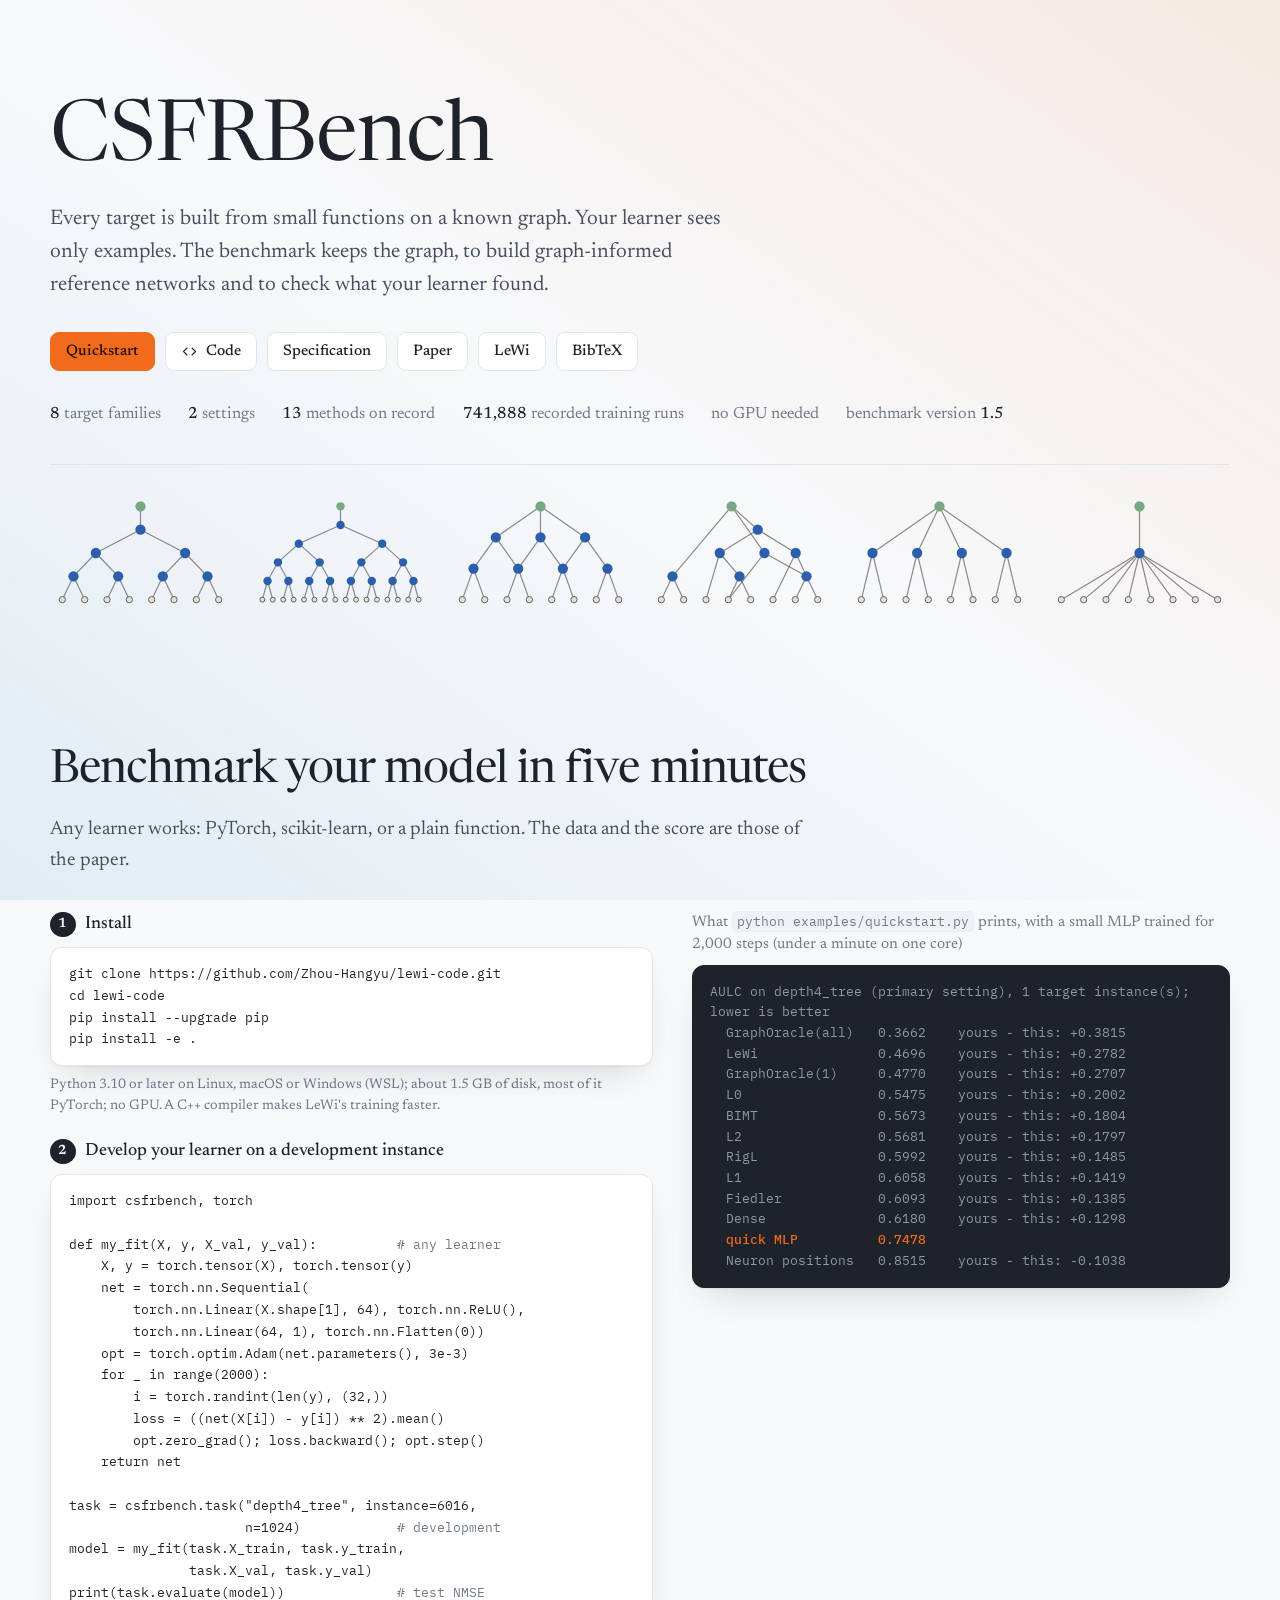
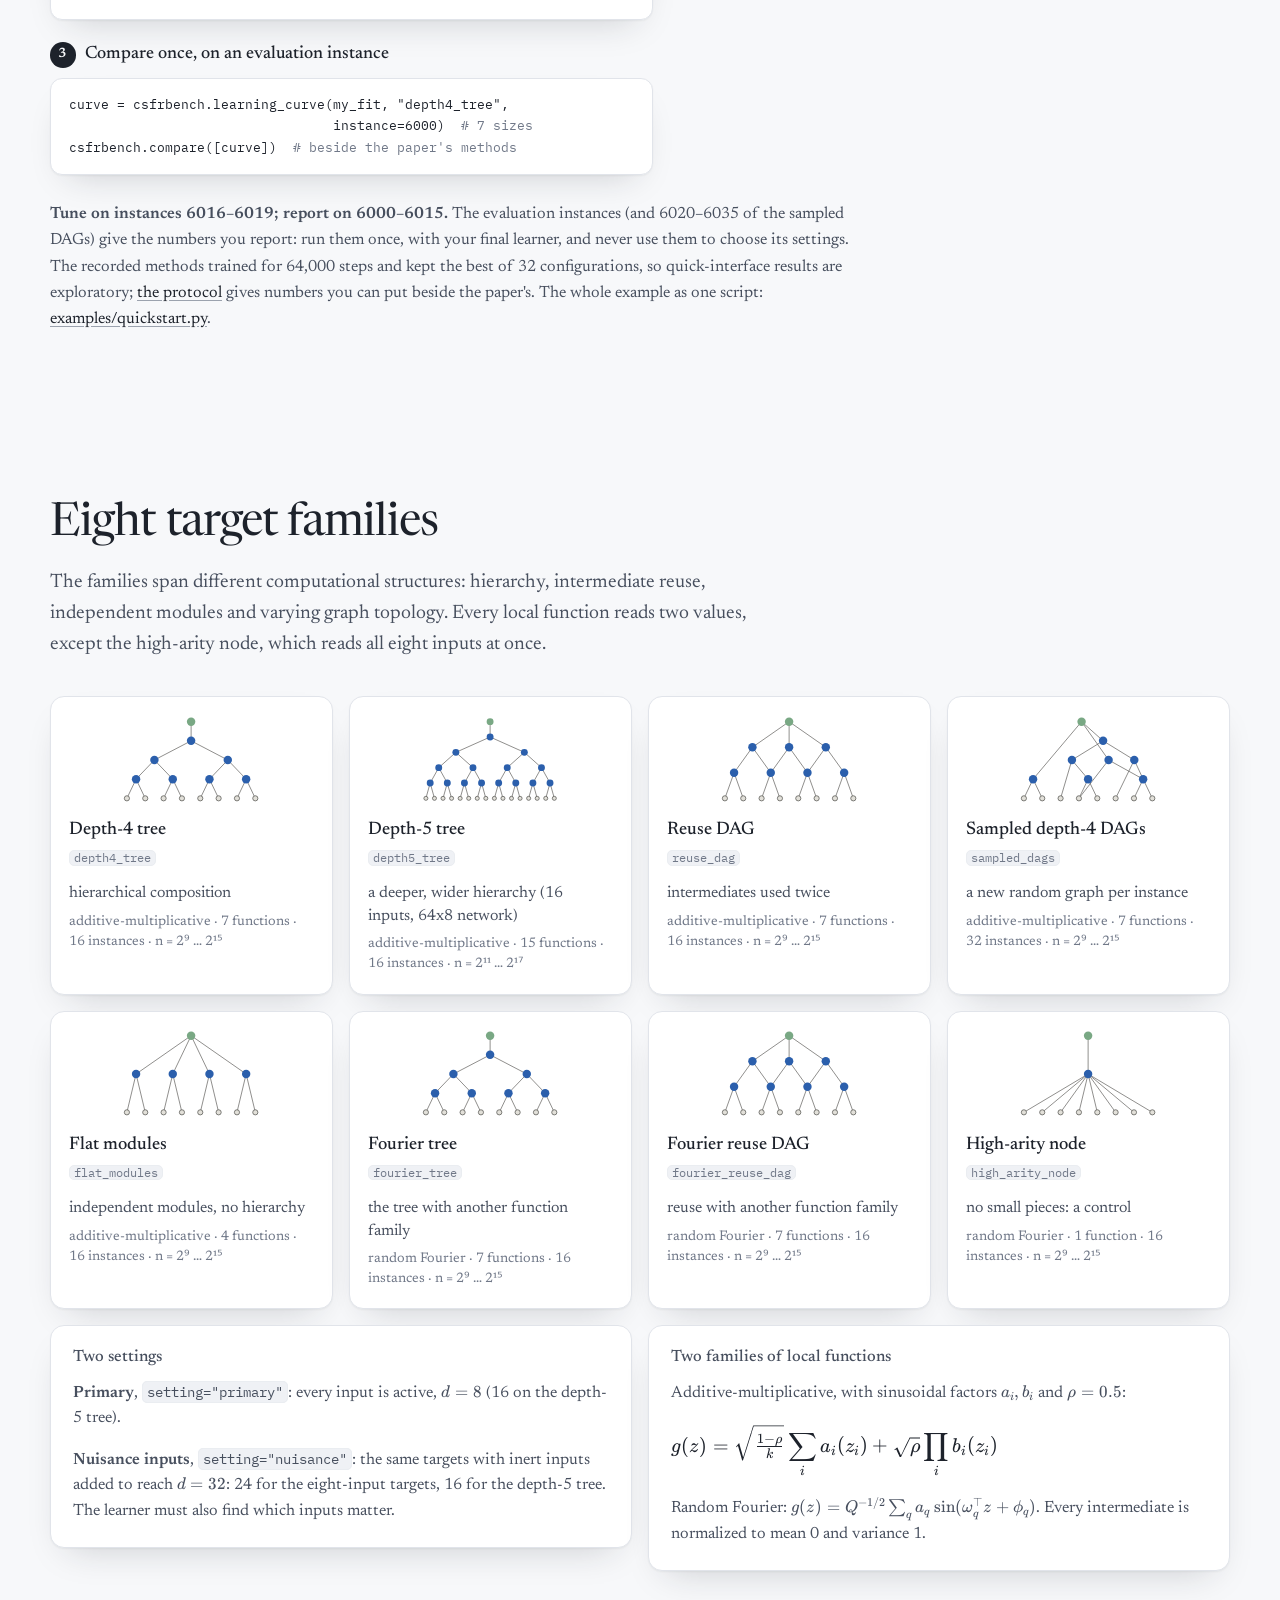
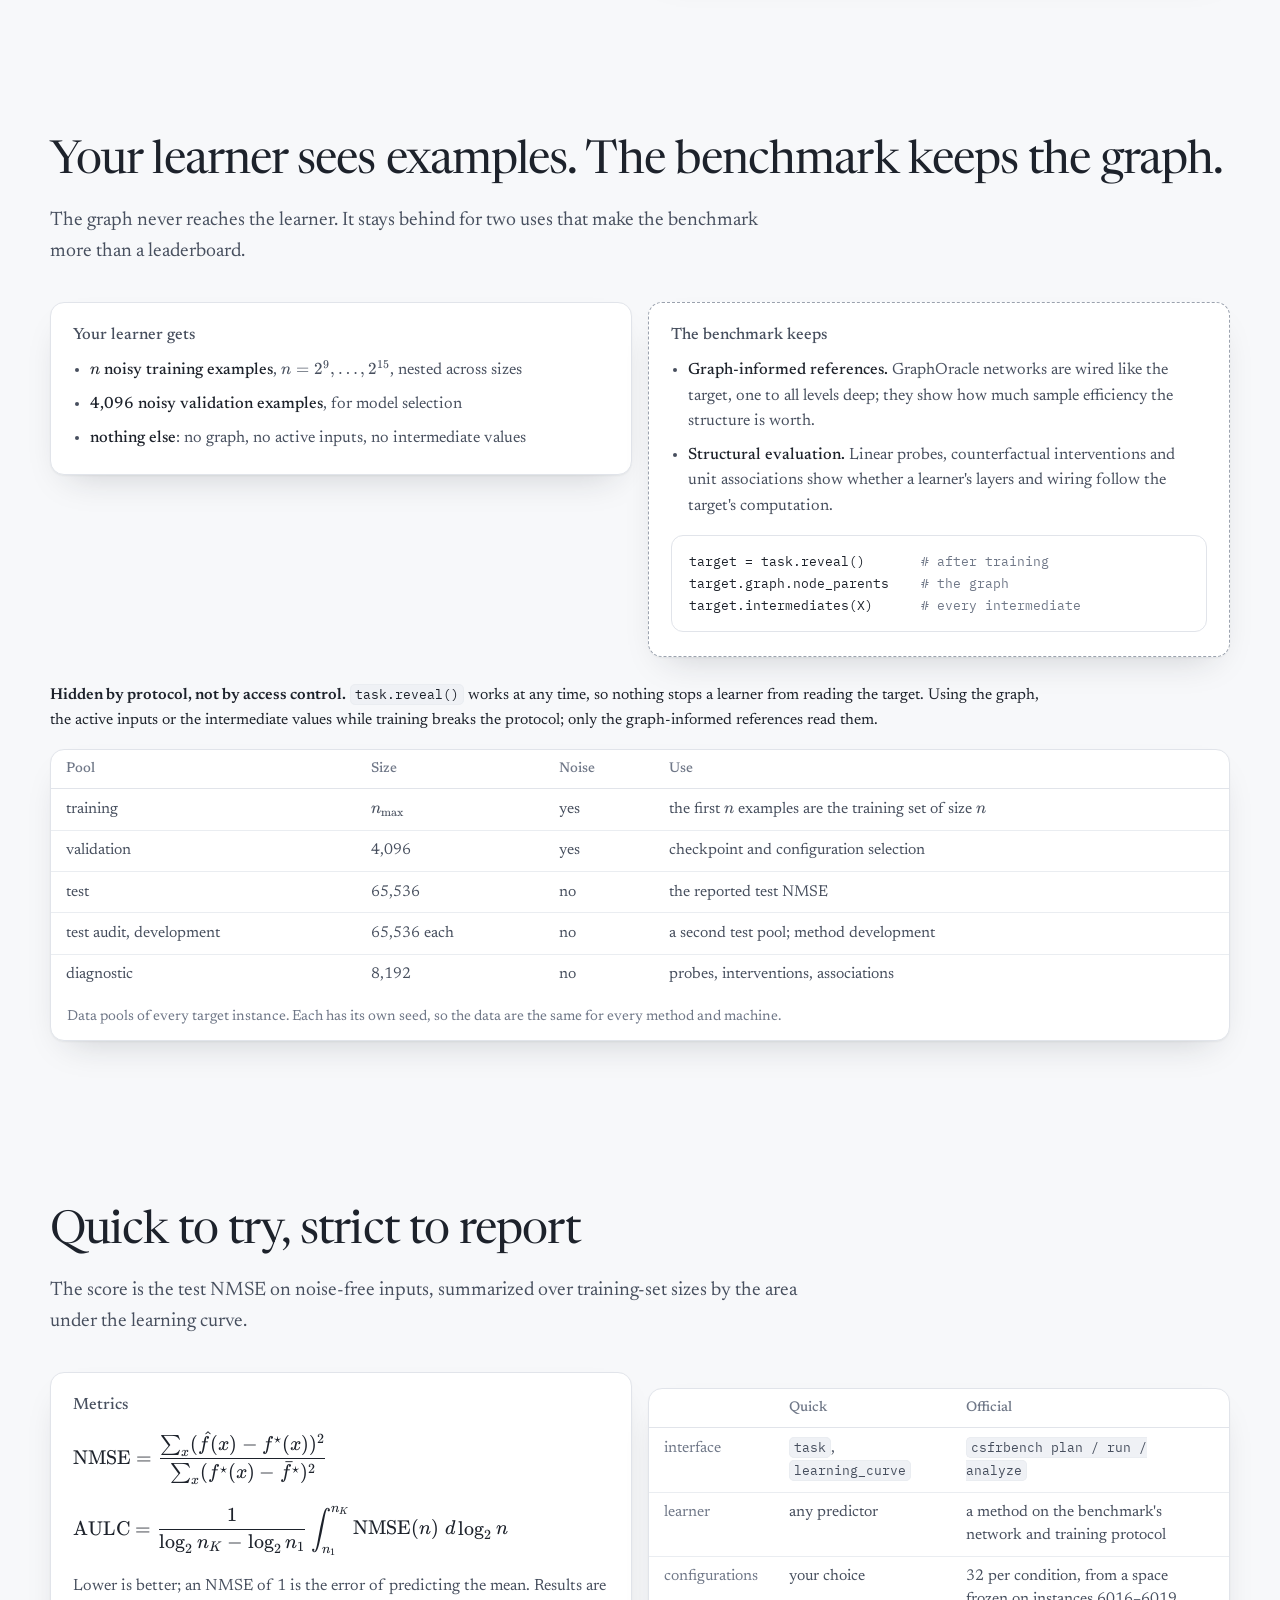
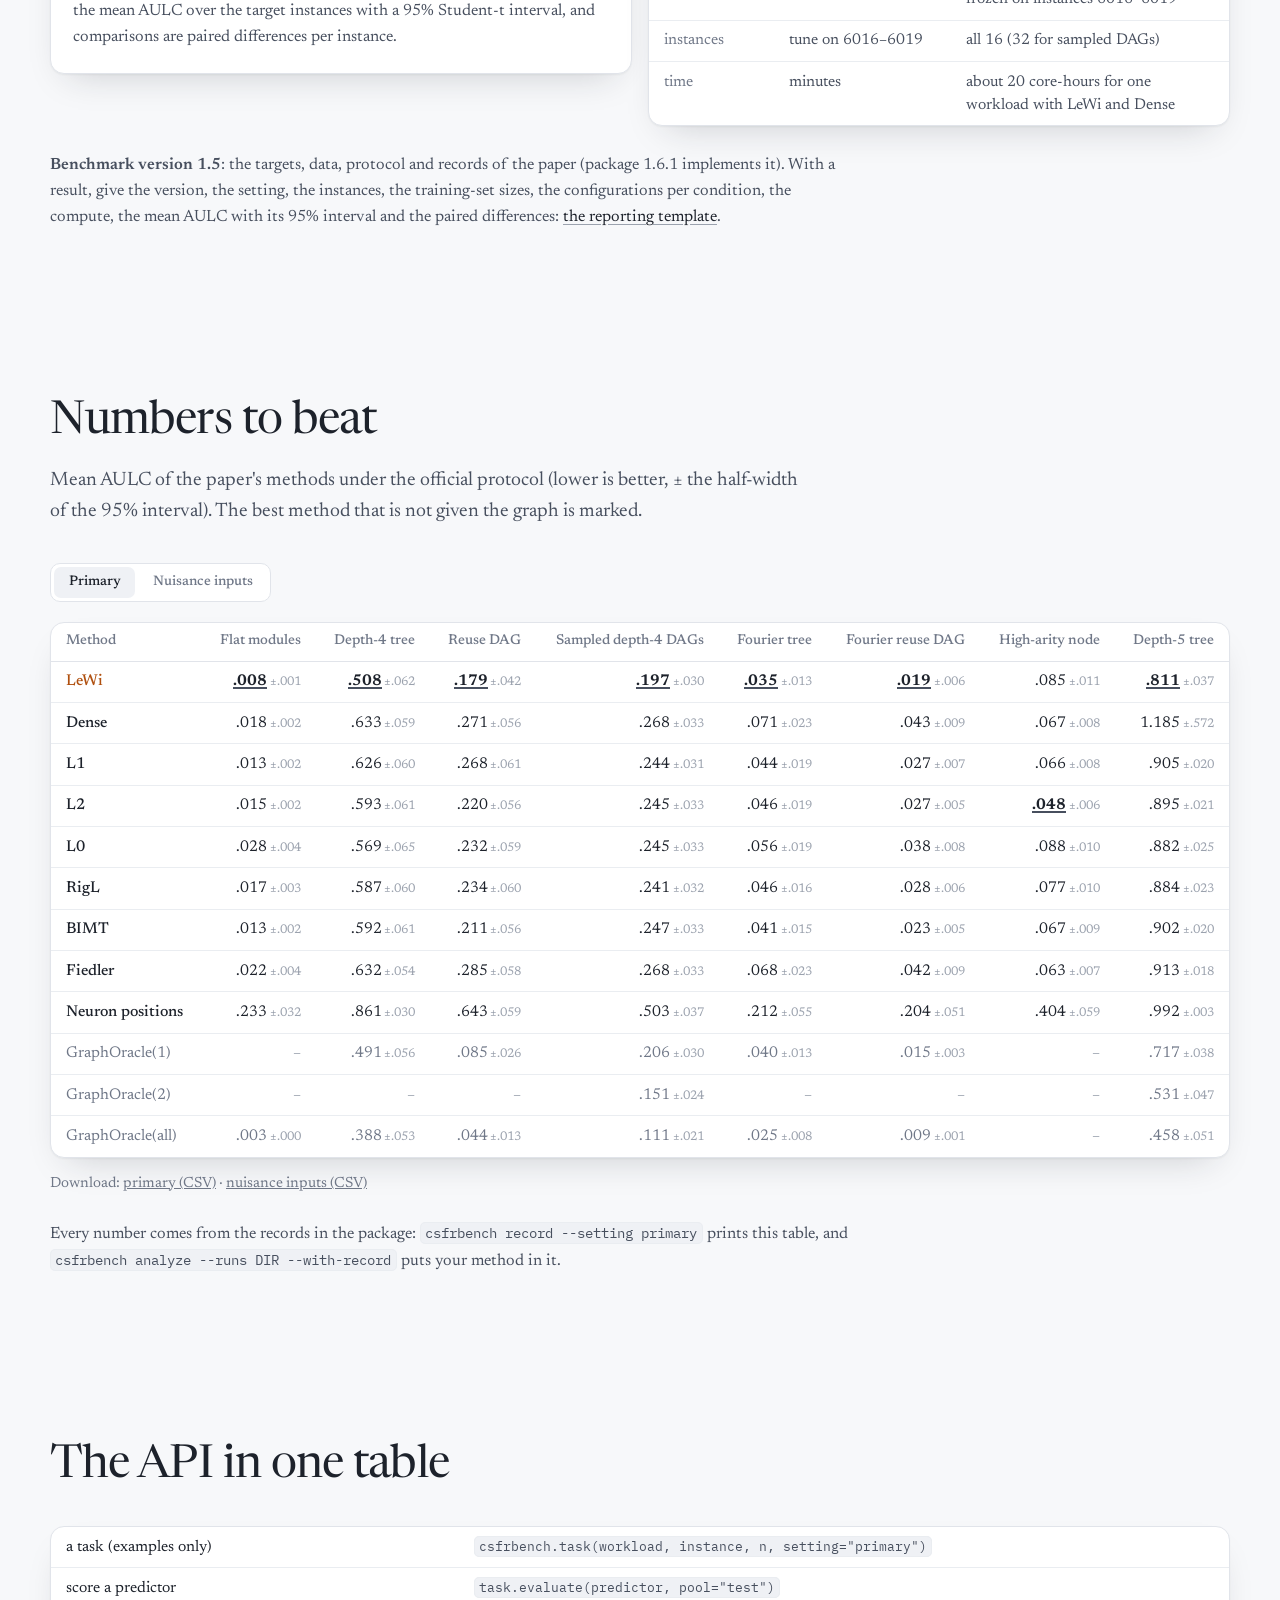
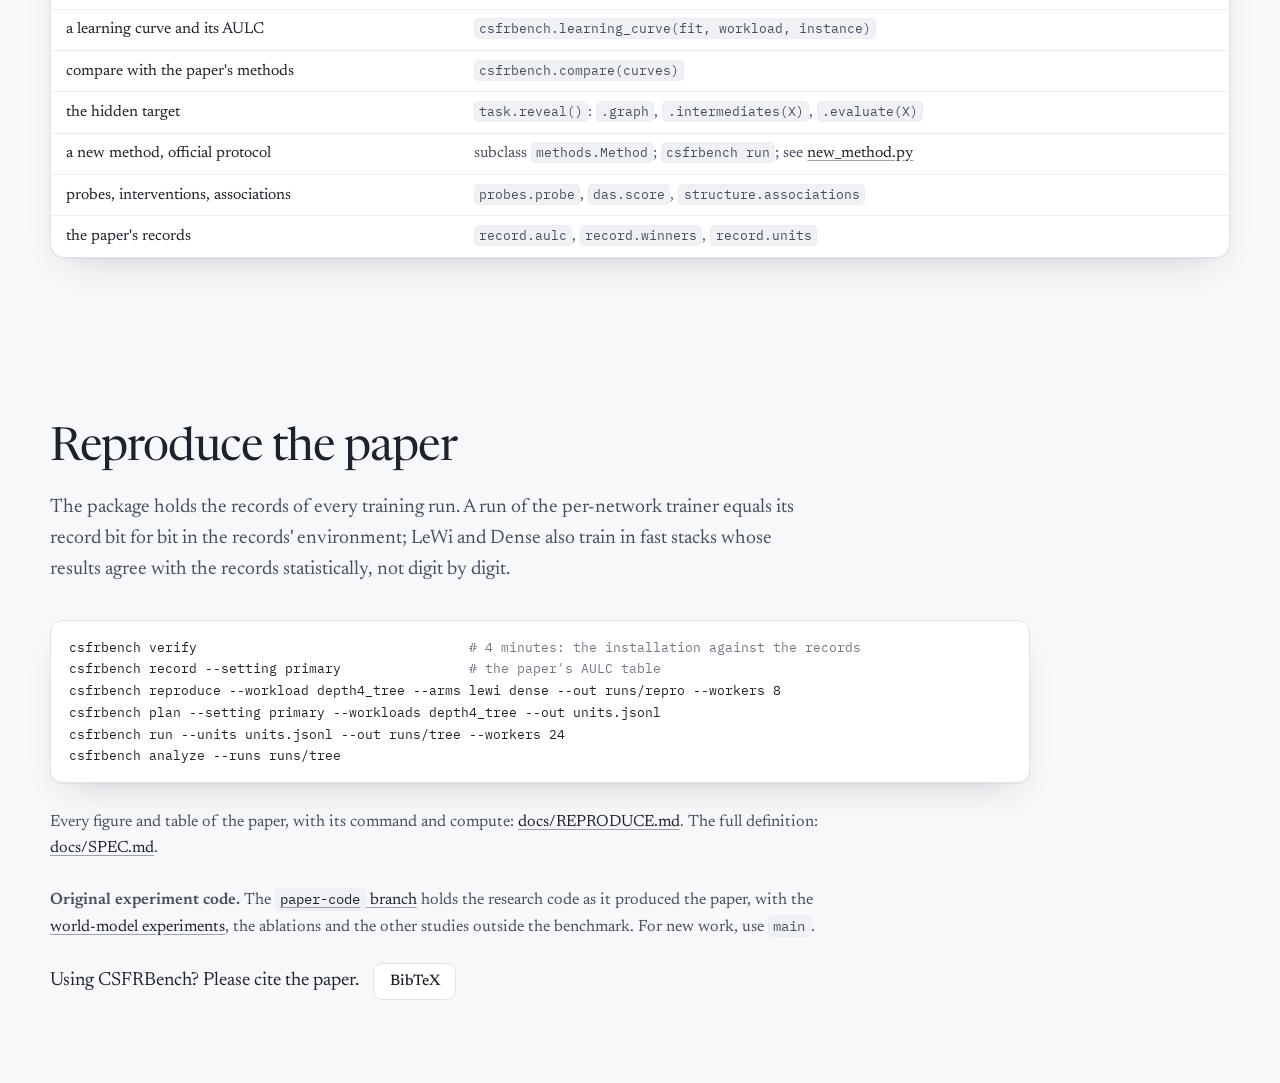
<file: csfrbench/index.html>
<!doctype html>
<html lang="en">
<head>
<meta charset="utf-8">
<meta name="viewport" content="width=device-width, initial-scale=1">
<title>CSFRBench: can a learner find the structure it never sees?</title>
<meta name="description" content="CSFRBench is a benchmark for compositionally sparse function regression: targets built from small functions on a known graph. A learner sees only examples; the benchmark keeps the graph for graph-informed references and structural evaluation. Benchmark a model in five minutes.">
<meta name="theme-color" content="#f8f9fb" media="(prefers-color-scheme: light)">
<meta name="theme-color" content="#0e1116" media="(prefers-color-scheme: dark)">
<meta property="og:type" content="website">
<meta property="og:title" content="CSFRBench">
<meta property="og:description" content="Targets built from small functions on a hidden graph. Can your learner find the structure? Benchmark a model in five minutes.">
<meta property="og:image" content="https://zhou-hangyu.github.io/lewi/assets/img/og-csfrbench.png">
<meta property="og:image:width" content="1200">
<meta property="og:image:height" content="630">
<meta property="og:image:alt" content="CSFRBench: can a learner find the structure it never sees? Six of its computation graphs.">
<meta property="og:url" content="https://zhou-hangyu.github.io/lewi/csfrbench/">
<meta name="twitter:card" content="summary_large_image">
<link rel="canonical" href="https://zhou-hangyu.github.io/lewi/csfrbench/">
<link rel="icon" href="../assets/img/favicon.ico" sizes="48x48">
<link rel="icon" href="../assets/img/favicon.svg" type="image/svg+xml">
<link rel="apple-touch-icon" href="../assets/img/apple-touch-icon.png">
<link rel="preload" href="../assets/fonts/newsreader-normal-latin.woff2" as="font" type="font/woff2" crossorigin>
<link rel="stylesheet" href="../assets/css/fonts.css?v=202610211133">
<link rel="stylesheet" href="../assets/katex/katex.min.css?v=202610211133">
<link rel="stylesheet" href="../assets/css/site.css?v=202610211133">
<noscript><style>#cb-strip, #results .seg { display: none; } #cb-cards { display: block; }</style></noscript>
</head>
<body class="cb">

<a class="skip" href="#quickstart">Skip to content</a>

<header class="hero cb-hero" id="top">
  <div class="wrap">
    <h1 class="title cb-title">CSFRBench</h1>
    <p class="tldr cb-tldr">Every target is built from small functions on a known graph. Your learner sees only examples. The benchmark keeps the graph, to build graph-informed reference networks and to check what your learner found.</p>
    <div class="actions">
      <a class="btn btn-primary" href="#quickstart">Quickstart</a>
      <a class="btn" href="https://github.com/Zhou-Hangyu/lewi-code/tree/main/csfrbench"><svg viewBox="0 0 20 20" aria-hidden="true"><path d="M7 6 3 10l4 4M13 6l4 4-4 4" fill="none" stroke="currentColor" stroke-width="1.5" stroke-linecap="round" stroke-linejoin="round"/></svg>Code</a>
      <a class="btn" href="https://github.com/Zhou-Hangyu/lewi-code/blob/main/docs/SPEC.md">Specification</a>
      <a class="btn" href="https://arxiv.org/abs/2610.28555">Paper</a>
      <a class="btn" href="../">LeWi</a>
      <button type="button" class="btn" id="bib-open" aria-haspopup="dialog">BibTeX</button>
    </div>
    <ul class="cb-facts" aria-label="The benchmark in numbers">
      <li><b>8</b> target families</li><li><b>2</b> settings</li><li><b>13</b> methods on record</li><li><b>741,888</b> recorded training runs</li><li>no GPU needed</li><li>benchmark version <b>1.5</b></li>
    </ul>
    <div class="cb-strip" id="cb-strip" role="img" aria-label="The graph families: depth-4 tree, depth-5 tree, reuse DAG, sampled DAG, flat modules, high-arity node."></div>
  </div>
</header>

<main>
<noscript><p class="nojs-note">This page draws its catalog and results table with JavaScript; static versions appear below, and the tables are also <a href="../assets/data/csfrbench-aulc-primary.csv">downloadable</a>.</p></noscript>

<section class="band" id="quickstart" aria-labelledby="qs-h">
  <div class="wrap">
    <header class="sec-head">
      <h2 id="qs-h">Benchmark your model in five minutes</h2>
      <p class="sec-lede">Any learner works: PyTorch, scikit-learn, or a plain function. The data and the score are those of the paper.</p>
    </header>
    <div class="cb-qs">
    <ol class="cb-steps">
      <li class="cb-step">
        <p class="cb-step-h"><span>1</span>Install</p>
        <pre class="cb-code"><code>git clone https://github.com/Zhou-Hangyu/lewi-code.git
cd lewi-code
pip install --upgrade pip
pip install -e .</code></pre>
        <p class="cb-step-note">Python 3.10 or later on Linux, macOS or Windows (WSL); about 1.5&nbsp;GB of disk, most of it PyTorch; no GPU. A C++ compiler makes LeWi's training faster.</p>
      </li>
      <li class="cb-step">
        <p class="cb-step-h"><span>2</span>Develop your learner on a development instance</p>
        <pre class="cb-code"><code>import csfrbench, torch

def my_fit(X, y, X_val, y_val):          <i># any learner</i>
    X, y = torch.tensor(X), torch.tensor(y)
    net = torch.nn.Sequential(
        torch.nn.Linear(X.shape[1], 64), torch.nn.ReLU(),
        torch.nn.Linear(64, 1), torch.nn.Flatten(0))
    opt = torch.optim.Adam(net.parameters(), 3e-3)
    for _ in range(2000):
        i = torch.randint(len(y), (32,))
        loss = ((net(X[i]) - y[i]) ** 2).mean()
        opt.zero_grad(); loss.backward(); opt.step()
    return net

task = csfrbench.task("depth4_tree", instance=6016,
                      n=1024)            <i># development</i>
model = my_fit(task.X_train, task.y_train,
               task.X_val, task.y_val)
print(task.evaluate(model))              <i># test NMSE</i></code></pre>
      </li>
      <li class="cb-step">
        <p class="cb-step-h"><span>3</span>Compare once, on an evaluation instance</p>
        <pre class="cb-code"><code>curve = csfrbench.learning_curve(my_fit, "depth4_tree",
                                 instance=6000)  <i># 7 sizes</i>
csfrbench.compare([curve])  <i># beside the paper's methods</i></code></pre>
      </li>
    </ol>
    <figure class="cb-out">
      <figcaption>What <code>python examples/quickstart.py</code> prints, with a small MLP trained for 2,000 steps (under a minute on one core)</figcaption>
<pre class="cb-term"><code>AULC on depth4_tree (primary setting), 1 target instance(s);
lower is better
  GraphOracle(all)   0.3662    yours - this: +0.3815
  LeWi               0.4696    yours - this: +0.2782
  GraphOracle(1)     0.4770    yours - this: +0.2707
  L0                 0.5475    yours - this: +0.2002
  BIMT               0.5673    yours - this: +0.1804
  L2                 0.5681    yours - this: +0.1797
  RigL               0.5992    yours - this: +0.1485
  L1                 0.6058    yours - this: +0.1419
  Fiedler            0.6093    yours - this: +0.1385
  Dense              0.6180    yours - this: +0.1298
  <b>quick MLP          0.7478</b>
  Neuron positions   0.8515    yours - this: -0.1038</code></pre>
    </figure>
    </div>
    <p class="cb-note"><b>Tune on instances 6016&ndash;6019; report on 6000&ndash;6015.</b> The evaluation instances (and 6020&ndash;6035 of the sampled DAGs) give the numbers you report: run them once, with your final learner, and never use them to choose its settings. The recorded methods trained for 64,000 steps and kept the best of 32 configurations, so quick-interface results are exploratory; <a href="#protocol">the protocol</a> gives numbers you can put beside the paper's. The whole example as one script: <a href="https://github.com/Zhou-Hangyu/lewi-code/blob/main/examples/quickstart.py">examples/quickstart.py</a>.</p>
  </div>
</section>

<section class="band" id="catalog" aria-labelledby="cat-h">
  <div class="wrap">
    <header class="sec-head">
      <h2 id="cat-h">Eight target families</h2>
      <p class="sec-lede">The families span different computational structures: hierarchy, intermediate reuse, independent modules and varying graph topology. Every local function reads two values, except the high-arity node, which reads all eight inputs at once.</p>
    </header>
    <div class="cb-cards" id="cb-cards"><noscript><img class="nojs-img" src="../assets/img/static/csfrbench-catalog.webp" alt="The eight CSFRBench target families with their computation graphs." width="1180" height="613" loading="lazy"></noscript></div>
    <div class="cb-pair">
      <div class="cb-box">
        <p class="cb-box-h">Two settings</p>
        <p><b>Primary</b>, <code>setting="primary"</code>: every input is active, <span class="katex"><span class="katex-mathml"><math xmlns="http://www.w3.org/1998/Math/MathML"><semantics><mrow><mi>d</mi><mo>=</mo><mn>8</mn></mrow><annotation encoding="application/x-tex">d = 8</annotation></semantics></math></span><span class="katex-html" aria-hidden="true"><span class="base"><span class="strut" style="height:0.6944em;"></span><span class="mord mathnormal">d</span><span class="mspace" style="margin-right:0.2778em;"></span><span class="mrel">=</span><span class="mspace" style="margin-right:0.2778em;"></span></span><span class="base"><span class="strut" style="height:0.6444em;"></span><span class="mord">8</span></span></span></span> (16 on the depth-5 tree).</p>
        <p><b>Nuisance inputs</b>, <code>setting="nuisance"</code>: the same targets with inert inputs added to reach <span class="katex"><span class="katex-mathml"><math xmlns="http://www.w3.org/1998/Math/MathML"><semantics><mrow><mi>d</mi><mo>=</mo><mn>32</mn></mrow><annotation encoding="application/x-tex">d = 32</annotation></semantics></math></span><span class="katex-html" aria-hidden="true"><span class="base"><span class="strut" style="height:0.6944em;"></span><span class="mord mathnormal">d</span><span class="mspace" style="margin-right:0.2778em;"></span><span class="mrel">=</span><span class="mspace" style="margin-right:0.2778em;"></span></span><span class="base"><span class="strut" style="height:0.6444em;"></span><span class="mord">32</span></span></span></span>: 24 for the eight-input targets, 16 for the depth-5 tree. The learner must also find which inputs matter.</p>
      </div>
      <div class="cb-box">
        <p class="cb-box-h">Two families of local functions</p>
        <p>Additive-multiplicative, with sinusoidal factors <span class="katex"><span class="katex-mathml"><math xmlns="http://www.w3.org/1998/Math/MathML"><semantics><mrow><msub><mi>a</mi><mi>i</mi></msub><mo separator="true">,</mo><msub><mi>b</mi><mi>i</mi></msub></mrow><annotation encoding="application/x-tex">a_i, b_i</annotation></semantics></math></span><span class="katex-html" aria-hidden="true"><span class="base"><span class="strut" style="height:0.8889em;vertical-align:-0.1944em;"></span><span class="mord"><span class="mord mathnormal">a</span><span class="msupsub"><span class="vlist-t vlist-t2"><span class="vlist-r"><span class="vlist" style="height:0.3117em;"><span style="top:-2.55em;margin-left:0em;margin-right:0.05em;"><span class="pstrut" style="height:2.7em;"></span><span class="sizing reset-size6 size3 mtight"><span class="mord mathnormal mtight">i</span></span></span></span><span class="vlist-s">​</span></span><span class="vlist-r"><span class="vlist" style="height:0.15em;"><span></span></span></span></span></span></span><span class="mpunct">,</span><span class="mspace" style="margin-right:0.1667em;"></span><span class="mord"><span class="mord mathnormal">b</span><span class="msupsub"><span class="vlist-t vlist-t2"><span class="vlist-r"><span class="vlist" style="height:0.3117em;"><span style="top:-2.55em;margin-left:0em;margin-right:0.05em;"><span class="pstrut" style="height:2.7em;"></span><span class="sizing reset-size6 size3 mtight"><span class="mord mathnormal mtight">i</span></span></span></span><span class="vlist-s">​</span></span><span class="vlist-r"><span class="vlist" style="height:0.15em;"><span></span></span></span></span></span></span></span></span></span> and <span class="katex"><span class="katex-mathml"><math xmlns="http://www.w3.org/1998/Math/MathML"><semantics><mrow><mi>ρ</mi><mo>=</mo><mn>0.5</mn></mrow><annotation encoding="application/x-tex">\rho = 0.5</annotation></semantics></math></span><span class="katex-html" aria-hidden="true"><span class="base"><span class="strut" style="height:0.625em;vertical-align:-0.1944em;"></span><span class="mord mathnormal">ρ</span><span class="mspace" style="margin-right:0.2778em;"></span><span class="mrel">=</span><span class="mspace" style="margin-right:0.2778em;"></span></span><span class="base"><span class="strut" style="height:0.6444em;"></span><span class="mord">0.5</span></span></span></span>:</p>
        <span class="katex-display"><span class="katex"><span class="katex-mathml"><math xmlns="http://www.w3.org/1998/Math/MathML" display="block"><semantics><mrow><mi>g</mi><mo stretchy="false">(</mo><mi>z</mi><mo stretchy="false">)</mo><mo>=</mo><msqrt><mstyle displaystyle="false" scriptlevel="0"><mfrac><mrow><mn>1</mn><mo>−</mo><mi>ρ</mi></mrow><mi>k</mi></mfrac></mstyle></msqrt><munder><mo>∑</mo><mi>i</mi></munder><msub><mi>a</mi><mi>i</mi></msub><mo stretchy="false">(</mo><msub><mi>z</mi><mi>i</mi></msub><mo stretchy="false">)</mo><mo>+</mo><msqrt><mi>ρ</mi></msqrt><munder><mo>∏</mo><mi>i</mi></munder><msub><mi>b</mi><mi>i</mi></msub><mo stretchy="false">(</mo><msub><mi>z</mi><mi>i</mi></msub><mo stretchy="false">)</mo></mrow><annotation encoding="application/x-tex">g(z) = \sqrt{\tfrac{1-\rho}{k}} \sum_i a_i(z_i) + \sqrt{\rho} \prod_i b_i(z_i)</annotation></semantics></math></span><span class="katex-html" aria-hidden="true"><span class="base"><span class="strut" style="height:1em;vertical-align:-0.25em;"></span><span class="mord mathnormal" style="margin-right:0.03588em;">g</span><span class="mopen">(</span><span class="mord mathnormal" style="margin-right:0.04398em;">z</span><span class="mclose">)</span><span class="mspace" style="margin-right:0.2778em;"></span><span class="mrel">=</span><span class="mspace" style="margin-right:0.2778em;"></span></span><span class="base"><span class="strut" style="height:2.5877em;vertical-align:-1.2777em;"></span><span class="mord sqrt"><span class="vlist-t vlist-t2"><span class="vlist-r"><span class="vlist" style="height:1.31em;"><span class="svg-align" style="top:-3.8em;"><span class="pstrut" style="height:3.8em;"></span><span class="mord" style="padding-left:1em;"><span class="mord"><span class="mopen nulldelimiter"></span><span class="mfrac"><span class="vlist-t vlist-t2"><span class="vlist-r"><span class="vlist" style="height:0.8972em;"><span style="top:-2.655em;"><span class="pstrut" style="height:3em;"></span><span class="sizing reset-size6 size3 mtight"><span class="mord mtight"><span class="mord mathnormal mtight" style="margin-right:0.03148em;">k</span></span></span></span><span style="top:-3.23em;"><span class="pstrut" style="height:3em;"></span><span class="frac-line" style="border-bottom-width:0.04em;"></span></span><span style="top:-3.4461em;"><span class="pstrut" style="height:3em;"></span><span class="sizing reset-size6 size3 mtight"><span class="mord mtight"><span class="mord mtight">1</span><span class="mbin mtight">−</span><span class="mord mathnormal mtight">ρ</span></span></span></span></span><span class="vlist-s">​</span></span><span class="vlist-r"><span class="vlist" style="height:0.345em;"><span></span></span></span></span></span><span class="mclose nulldelimiter"></span></span></span></span><span style="top:-3.27em;"><span class="pstrut" style="height:3.8em;"></span><span class="hide-tail" style="min-width:1.02em;height:1.88em;"><svg xmlns="http://www.w3.org/2000/svg" width="400em" height="1.88em" viewBox="0 0 400000 1944" preserveAspectRatio="xMinYMin slice"><path d="M983 90
l0 -0
c4,-6.7,10,-10,18,-10 H400000v40
H1013.1s-83.4,268,-264.1,840c-180.7,572,-277,876.3,-289,913c-4.7,4.7,-12.7,7,-24,7
s-12,0,-12,0c-1.3,-3.3,-3.7,-11.7,-7,-25c-35.3,-125.3,-106.7,-373.3,-214,-744
c-10,12,-21,25,-33,39s-32,39,-32,39c-6,-5.3,-15,-14,-27,-26s25,-30,25,-30
c26.7,-32.7,52,-63,76,-91s52,-60,52,-60s208,722,208,722
c56,-175.3,126.3,-397.3,211,-666c84.7,-268.7,153.8,-488.2,207.5,-658.5
c53.7,-170.3,84.5,-266.8,92.5,-289.5z
M1001 80h400000v40h-400000z"/></svg></span></span></span><span class="vlist-s">​</span></span><span class="vlist-r"><span class="vlist" style="height:0.53em;"><span></span></span></span></span></span><span class="mspace" style="margin-right:0.1667em;"></span><span class="mop op-limits"><span class="vlist-t vlist-t2"><span class="vlist-r"><span class="vlist" style="height:1.05em;"><span style="top:-1.8723em;margin-left:0em;"><span class="pstrut" style="height:3.05em;"></span><span class="sizing reset-size6 size3 mtight"><span class="mord mathnormal mtight">i</span></span></span><span style="top:-3.05em;"><span class="pstrut" style="height:3.05em;"></span><span><span class="mop op-symbol large-op">∑</span></span></span></span><span class="vlist-s">​</span></span><span class="vlist-r"><span class="vlist" style="height:1.2777em;"><span></span></span></span></span></span><span class="mspace" style="margin-right:0.1667em;"></span><span class="mord"><span class="mord mathnormal">a</span><span class="msupsub"><span class="vlist-t vlist-t2"><span class="vlist-r"><span class="vlist" style="height:0.3117em;"><span style="top:-2.55em;margin-left:0em;margin-right:0.05em;"><span class="pstrut" style="height:2.7em;"></span><span class="sizing reset-size6 size3 mtight"><span class="mord mathnormal mtight">i</span></span></span></span><span class="vlist-s">​</span></span><span class="vlist-r"><span class="vlist" style="height:0.15em;"><span></span></span></span></span></span></span><span class="mopen">(</span><span class="mord"><span class="mord mathnormal" style="margin-right:0.04398em;">z</span><span class="msupsub"><span class="vlist-t vlist-t2"><span class="vlist-r"><span class="vlist" style="height:0.3117em;"><span style="top:-2.55em;margin-left:-0.044em;margin-right:0.05em;"><span class="pstrut" style="height:2.7em;"></span><span class="sizing reset-size6 size3 mtight"><span class="mord mathnormal mtight">i</span></span></span></span><span class="vlist-s">​</span></span><span class="vlist-r"><span class="vlist" style="height:0.15em;"><span></span></span></span></span></span></span><span class="mclose">)</span><span class="mspace" style="margin-right:0.2222em;"></span><span class="mbin">+</span><span class="mspace" style="margin-right:0.2222em;"></span></span><span class="base"><span class="strut" style="height:2.3277em;vertical-align:-1.2777em;"></span><span class="mord sqrt"><span class="vlist-t vlist-t2"><span class="vlist-r"><span class="vlist" style="height:0.7519em;"><span class="svg-align" style="top:-3em;"><span class="pstrut" style="height:3em;"></span><span class="mord" style="padding-left:0.833em;"><span class="mord mathnormal">ρ</span></span></span><span style="top:-2.7119em;"><span class="pstrut" style="height:3em;"></span><span class="hide-tail" style="min-width:0.853em;height:1.08em;"><svg xmlns="http://www.w3.org/2000/svg" width="400em" height="1.08em" viewBox="0 0 400000 1080" preserveAspectRatio="xMinYMin slice"><path d="M95,702
c-2.7,0,-7.17,-2.7,-13.5,-8c-5.8,-5.3,-9.5,-10,-9.5,-14
c0,-2,0.3,-3.3,1,-4c1.3,-2.7,23.83,-20.7,67.5,-54
c44.2,-33.3,65.8,-50.3,66.5,-51c1.3,-1.3,3,-2,5,-2c4.7,0,8.7,3.3,12,10
s173,378,173,378c0.7,0,35.3,-71,104,-213c68.7,-142,137.5,-285,206.5,-429
c69,-144,104.5,-217.7,106.5,-221
l0 -0
c5.3,-9.3,12,-14,20,-14
H400000v40H845.2724
s-225.272,467,-225.272,467s-235,486,-235,486c-2.7,4.7,-9,7,-19,7
c-6,0,-10,-1,-12,-3s-194,-422,-194,-422s-65,47,-65,47z
M834 80h400000v40h-400000z"/></svg></span></span></span><span class="vlist-s">​</span></span><span class="vlist-r"><span class="vlist" style="height:0.2881em;"><span></span></span></span></span></span><span class="mspace" style="margin-right:0.1667em;"></span><span class="mop op-limits"><span class="vlist-t vlist-t2"><span class="vlist-r"><span class="vlist" style="height:1.05em;"><span style="top:-1.8723em;margin-left:0em;"><span class="pstrut" style="height:3.05em;"></span><span class="sizing reset-size6 size3 mtight"><span class="mord mathnormal mtight">i</span></span></span><span style="top:-3.05em;"><span class="pstrut" style="height:3.05em;"></span><span><span class="mop op-symbol large-op">∏</span></span></span></span><span class="vlist-s">​</span></span><span class="vlist-r"><span class="vlist" style="height:1.2777em;"><span></span></span></span></span></span><span class="mspace" style="margin-right:0.1667em;"></span><span class="mord"><span class="mord mathnormal">b</span><span class="msupsub"><span class="vlist-t vlist-t2"><span class="vlist-r"><span class="vlist" style="height:0.3117em;"><span style="top:-2.55em;margin-left:0em;margin-right:0.05em;"><span class="pstrut" style="height:2.7em;"></span><span class="sizing reset-size6 size3 mtight"><span class="mord mathnormal mtight">i</span></span></span></span><span class="vlist-s">​</span></span><span class="vlist-r"><span class="vlist" style="height:0.15em;"><span></span></span></span></span></span></span><span class="mopen">(</span><span class="mord"><span class="mord mathnormal" style="margin-right:0.04398em;">z</span><span class="msupsub"><span class="vlist-t vlist-t2"><span class="vlist-r"><span class="vlist" style="height:0.3117em;"><span style="top:-2.55em;margin-left:-0.044em;margin-right:0.05em;"><span class="pstrut" style="height:2.7em;"></span><span class="sizing reset-size6 size3 mtight"><span class="mord mathnormal mtight">i</span></span></span></span><span class="vlist-s">​</span></span><span class="vlist-r"><span class="vlist" style="height:0.15em;"><span></span></span></span></span></span></span><span class="mclose">)</span></span></span></span></span>
        <p>Random Fourier: <span class="katex"><span class="katex-mathml"><math xmlns="http://www.w3.org/1998/Math/MathML"><semantics><mrow><mi>g</mi><mo stretchy="false">(</mo><mi>z</mi><mo stretchy="false">)</mo><mo>=</mo><msup><mi>Q</mi><mrow><mo>−</mo><mn>1</mn><mi mathvariant="normal">/</mi><mn>2</mn></mrow></msup><msub><mo>∑</mo><mi>q</mi></msub><msub><mi>a</mi><mi>q</mi></msub><mi>sin</mi><mo>⁡</mo><mo stretchy="false">(</mo><msubsup><mi>ω</mi><mi>q</mi><mi mathvariant="normal">⊤</mi></msubsup><mi>z</mi><mo>+</mo><msub><mi>ϕ</mi><mi>q</mi></msub><mo stretchy="false">)</mo></mrow><annotation encoding="application/x-tex">g(z) = Q^{-1/2} \sum_q a_q \sin(\omega_q^{\top} z + \phi_q)</annotation></semantics></math></span><span class="katex-html" aria-hidden="true"><span class="base"><span class="strut" style="height:1em;vertical-align:-0.25em;"></span><span class="mord mathnormal" style="margin-right:0.03588em;">g</span><span class="mopen">(</span><span class="mord mathnormal" style="margin-right:0.04398em;">z</span><span class="mclose">)</span><span class="mspace" style="margin-right:0.2778em;"></span><span class="mrel">=</span><span class="mspace" style="margin-right:0.2778em;"></span></span><span class="base"><span class="strut" style="height:1.3238em;vertical-align:-0.4358em;"></span><span class="mord"><span class="mord mathnormal">Q</span><span class="msupsub"><span class="vlist-t"><span class="vlist-r"><span class="vlist" style="height:0.888em;"><span style="top:-3.063em;margin-right:0.05em;"><span class="pstrut" style="height:2.7em;"></span><span class="sizing reset-size6 size3 mtight"><span class="mord mtight"><span class="mord mtight">−</span><span class="mord mtight">1/2</span></span></span></span></span></span></span></span></span><span class="mspace" style="margin-right:0.1667em;"></span><span class="mop"><span class="mop op-symbol small-op" style="position:relative;top:0em;">∑</span><span class="msupsub"><span class="vlist-t vlist-t2"><span class="vlist-r"><span class="vlist" style="height:0.0017em;"><span style="top:-2.4003em;margin-left:0em;margin-right:0.05em;"><span class="pstrut" style="height:2.7em;"></span><span class="sizing reset-size6 size3 mtight"><span class="mord mathnormal mtight" style="margin-right:0.03588em;">q</span></span></span></span><span class="vlist-s">​</span></span><span class="vlist-r"><span class="vlist" style="height:0.4358em;"><span></span></span></span></span></span></span><span class="mspace" style="margin-right:0.1667em;"></span><span class="mord"><span class="mord mathnormal">a</span><span class="msupsub"><span class="vlist-t vlist-t2"><span class="vlist-r"><span class="vlist" style="height:0.1514em;"><span style="top:-2.55em;margin-left:0em;margin-right:0.05em;"><span class="pstrut" style="height:2.7em;"></span><span class="sizing reset-size6 size3 mtight"><span class="mord mathnormal mtight" style="margin-right:0.03588em;">q</span></span></span></span><span class="vlist-s">​</span></span><span class="vlist-r"><span class="vlist" style="height:0.2861em;"><span></span></span></span></span></span></span><span class="mspace" style="margin-right:0.1667em;"></span><span class="mop">sin</span><span class="mopen">(</span><span class="mord"><span class="mord mathnormal" style="margin-right:0.03588em;">ω</span><span class="msupsub"><span class="vlist-t vlist-t2"><span class="vlist-r"><span class="vlist" style="height:0.8491em;"><span style="top:-2.453em;margin-left:-0.0359em;margin-right:0.05em;"><span class="pstrut" style="height:2.7em;"></span><span class="sizing reset-size6 size3 mtight"><span class="mord mathnormal mtight" style="margin-right:0.03588em;">q</span></span></span><span style="top:-3.063em;margin-right:0.05em;"><span class="pstrut" style="height:2.7em;"></span><span class="sizing reset-size6 size3 mtight"><span class="mord mtight"><span class="mord mtight">⊤</span></span></span></span></span><span class="vlist-s">​</span></span><span class="vlist-r"><span class="vlist" style="height:0.3831em;"><span></span></span></span></span></span></span><span class="mord mathnormal" style="margin-right:0.04398em;">z</span><span class="mspace" style="margin-right:0.2222em;"></span><span class="mbin">+</span><span class="mspace" style="margin-right:0.2222em;"></span></span><span class="base"><span class="strut" style="height:1.0361em;vertical-align:-0.2861em;"></span><span class="mord"><span class="mord mathnormal">ϕ</span><span class="msupsub"><span class="vlist-t vlist-t2"><span class="vlist-r"><span class="vlist" style="height:0.1514em;"><span style="top:-2.55em;margin-left:0em;margin-right:0.05em;"><span class="pstrut" style="height:2.7em;"></span><span class="sizing reset-size6 size3 mtight"><span class="mord mathnormal mtight" style="margin-right:0.03588em;">q</span></span></span></span><span class="vlist-s">​</span></span><span class="vlist-r"><span class="vlist" style="height:0.2861em;"><span></span></span></span></span></span></span><span class="mclose">)</span></span></span></span>. Every intermediate is normalized to mean 0 and variance 1.</p>
      </div>
    </div>
  </div>
</section>

<section class="band" id="hidden" aria-labelledby="hid-h">
  <div class="wrap">
    <header class="sec-head">
      <h2 id="hid-h">Your learner sees examples. The benchmark keeps the graph.</h2>
      <p class="sec-lede">The graph never reaches the learner. It stays behind for two uses that make the benchmark more than a leaderboard.</p>
    </header>
    <div class="cb-split">
      <div class="cb-box">
        <p class="cb-box-h">Your learner gets</p>
        <ul class="cb-list">
          <li><b><span class="katex"><span class="katex-mathml"><math xmlns="http://www.w3.org/1998/Math/MathML"><semantics><mrow><mi>n</mi></mrow><annotation encoding="application/x-tex">n</annotation></semantics></math></span><span class="katex-html" aria-hidden="true"><span class="base"><span class="strut" style="height:0.4306em;"></span><span class="mord mathnormal">n</span></span></span></span> noisy training examples</b>, <span class="katex"><span class="katex-mathml"><math xmlns="http://www.w3.org/1998/Math/MathML"><semantics><mrow><mi>n</mi><mo>=</mo><msup><mn>2</mn><mn>9</mn></msup><mo separator="true">,</mo><mo>…</mo><mo separator="true">,</mo><msup><mn>2</mn><mn>15</mn></msup></mrow><annotation encoding="application/x-tex">n = 2^9, \dots, 2^{15}</annotation></semantics></math></span><span class="katex-html" aria-hidden="true"><span class="base"><span class="strut" style="height:0.4306em;"></span><span class="mord mathnormal">n</span><span class="mspace" style="margin-right:0.2778em;"></span><span class="mrel">=</span><span class="mspace" style="margin-right:0.2778em;"></span></span><span class="base"><span class="strut" style="height:1.0085em;vertical-align:-0.1944em;"></span><span class="mord"><span class="mord">2</span><span class="msupsub"><span class="vlist-t"><span class="vlist-r"><span class="vlist" style="height:0.8141em;"><span style="top:-3.063em;margin-right:0.05em;"><span class="pstrut" style="height:2.7em;"></span><span class="sizing reset-size6 size3 mtight"><span class="mord mtight">9</span></span></span></span></span></span></span></span><span class="mpunct">,</span><span class="mspace" style="margin-right:0.1667em;"></span><span class="minner">…</span><span class="mspace" style="margin-right:0.1667em;"></span><span class="mpunct">,</span><span class="mspace" style="margin-right:0.1667em;"></span><span class="mord"><span class="mord">2</span><span class="msupsub"><span class="vlist-t"><span class="vlist-r"><span class="vlist" style="height:0.8141em;"><span style="top:-3.063em;margin-right:0.05em;"><span class="pstrut" style="height:2.7em;"></span><span class="sizing reset-size6 size3 mtight"><span class="mord mtight"><span class="mord mtight">15</span></span></span></span></span></span></span></span></span></span></span></span>, nested across sizes</li>
          <li><b>4,096 noisy validation examples</b>, for model selection</li>
          <li><b>nothing else</b>: no graph, no active inputs, no intermediate values</li>
        </ul>
      </div>
      <div class="cb-box cb-kept">
        <p class="cb-box-h">The benchmark keeps</p>
        <ul class="cb-list">
          <li><b>Graph-informed references.</b> GraphOracle networks are wired like the target, one to all levels deep; they show how much sample efficiency the structure is worth.</li>
          <li><b>Structural evaluation.</b> Linear probes, counterfactual interventions and unit associations show whether a learner's layers and wiring follow the target's computation.</li>
        </ul>
        <pre class="cb-code"><code>target = task.reveal()       <i># after training</i>
target.graph.node_parents    <i># the graph</i>
target.intermediates(X)      <i># every intermediate</i></code></pre>
      </div>
    </div>
    <p class="cb-rule"><b>Hidden by protocol, not by access control.</b> <code>task.reveal()</code> works at any time, so nothing stops a learner from reading the target. Using the graph, the active inputs or the intermediate values while training breaks the protocol; only the graph-informed references read them.</p>
    <div class="cb-tablebox">
      <table class="cb-table">
        <caption>Data pools of every target instance. Each has its own seed, so the data are the same for every method and machine.</caption>
        <thead><tr><th>Pool</th><th>Size</th><th>Noise</th><th>Use</th></tr></thead>
        <tbody>
          <tr><td>training</td><td><span class="katex"><span class="katex-mathml"><math xmlns="http://www.w3.org/1998/Math/MathML"><semantics><mrow><msub><mi>n</mi><mi>max</mi><mo>⁡</mo></msub></mrow><annotation encoding="application/x-tex">n_{\max}</annotation></semantics></math></span><span class="katex-html" aria-hidden="true"><span class="base"><span class="strut" style="height:0.5806em;vertical-align:-0.15em;"></span><span class="mord"><span class="mord mathnormal">n</span><span class="msupsub"><span class="vlist-t vlist-t2"><span class="vlist-r"><span class="vlist" style="height:0.1514em;"><span style="top:-2.55em;margin-left:0em;margin-right:0.05em;"><span class="pstrut" style="height:2.7em;"></span><span class="sizing reset-size6 size3 mtight"><span class="mord mtight"><span class="mop mtight"><span class="mtight">m</span><span class="mtight">a</span><span class="mtight">x</span></span></span></span></span></span><span class="vlist-s">​</span></span><span class="vlist-r"><span class="vlist" style="height:0.15em;"><span></span></span></span></span></span></span></span></span></span></td><td>yes</td><td>the first <span class="katex"><span class="katex-mathml"><math xmlns="http://www.w3.org/1998/Math/MathML"><semantics><mrow><mi>n</mi></mrow><annotation encoding="application/x-tex">n</annotation></semantics></math></span><span class="katex-html" aria-hidden="true"><span class="base"><span class="strut" style="height:0.4306em;"></span><span class="mord mathnormal">n</span></span></span></span> examples are the training set of size <span class="katex"><span class="katex-mathml"><math xmlns="http://www.w3.org/1998/Math/MathML"><semantics><mrow><mi>n</mi></mrow><annotation encoding="application/x-tex">n</annotation></semantics></math></span><span class="katex-html" aria-hidden="true"><span class="base"><span class="strut" style="height:0.4306em;"></span><span class="mord mathnormal">n</span></span></span></span></td></tr>
          <tr><td>validation</td><td>4,096</td><td>yes</td><td>checkpoint and configuration selection</td></tr>
          <tr><td>test</td><td>65,536</td><td>no</td><td>the reported test NMSE</td></tr>
          <tr><td>test audit, development</td><td>65,536 each</td><td>no</td><td>a second test pool; method development</td></tr>
          <tr><td>diagnostic</td><td>8,192</td><td>no</td><td>probes, interventions, associations</td></tr>
        </tbody>
      </table>
    </div>
  </div>
</section>

<section class="band" id="protocol" aria-labelledby="pro-h">
  <div class="wrap">
    <header class="sec-head">
      <h2 id="pro-h">Quick to try, strict to report</h2>
      <p class="sec-lede">The score is the test NMSE on noise-free inputs, summarized over training-set sizes by the area under the learning curve.</p>
    </header>
    <div class="cb-pair">
      <div class="cb-box">
        <p class="cb-box-h">Metrics</p>
        <span class="katex-display"><span class="katex"><span class="katex-mathml"><math xmlns="http://www.w3.org/1998/Math/MathML" display="block"><semantics><mrow><mtext>NMSE</mtext><mo>=</mo><mfrac><mrow><munder><mo>∑</mo><mi>x</mi></munder><mo stretchy="false">(</mo><mover accent="true"><mi>f</mi><mo>^</mo></mover><mo stretchy="false">(</mo><mi>x</mi><mo stretchy="false">)</mo><mo>−</mo><msup><mi>f</mi><mo>⋆</mo></msup><mo stretchy="false">(</mo><mi>x</mi><mo stretchy="false">)</mo><msup><mo stretchy="false">)</mo><mn>2</mn></msup></mrow><mrow><munder><mo>∑</mo><mi>x</mi></munder><mo stretchy="false">(</mo><msup><mi>f</mi><mo>⋆</mo></msup><mo stretchy="false">(</mo><mi>x</mi><mo stretchy="false">)</mo><mo>−</mo><msup><mover accent="true"><mi>f</mi><mo>ˉ</mo></mover><mo>⋆</mo></msup><msup><mo stretchy="false">)</mo><mn>2</mn></msup></mrow></mfrac></mrow><annotation encoding="application/x-tex">\text{NMSE} = \frac{\sum_x (\hat f(x) - f^\star(x))^2}{\sum_x (f^\star(x) - \bar f^\star)^2}</annotation></semantics></math></span><span class="katex-html" aria-hidden="true"><span class="base"><span class="strut" style="height:0.6833em;"></span><span class="mord text"><span class="mord">NMSE</span></span><span class="mspace" style="margin-right:0.2778em;"></span><span class="mrel">=</span><span class="mspace" style="margin-right:0.2778em;"></span></span><span class="base"><span class="strut" style="height:2.6685em;vertical-align:-1.0209em;"></span><span class="mord"><span class="mopen nulldelimiter"></span><span class="mfrac"><span class="vlist-t vlist-t2"><span class="vlist-r"><span class="vlist" style="height:1.6476em;"><span style="top:-2.2788em;"><span class="pstrut" style="height:3em;"></span><span class="mord"><span class="mop"><span class="mop op-symbol small-op" style="position:relative;top:0em;">∑</span><span class="msupsub"><span class="vlist-t vlist-t2"><span class="vlist-r"><span class="vlist" style="height:0.0017em;"><span style="top:-2.4003em;margin-left:0em;margin-right:0.05em;"><span class="pstrut" style="height:2.7em;"></span><span class="sizing reset-size6 size3 mtight"><span class="mord mathnormal mtight">x</span></span></span></span><span class="vlist-s">​</span></span><span class="vlist-r"><span class="vlist" style="height:0.2997em;"><span></span></span></span></span></span></span><span class="mopen">(</span><span class="mord"><span class="mord mathnormal" style="margin-right:0.10764em;">f</span><span class="msupsub"><span class="vlist-t"><span class="vlist-r"><span class="vlist" style="height:0.6147em;"><span style="top:-2.989em;margin-right:0.05em;"><span class="pstrut" style="height:2.7em;"></span><span class="sizing reset-size6 size3 mtight"><span class="mbin mtight">⋆</span></span></span></span></span></span></span></span><span class="mopen">(</span><span class="mord mathnormal">x</span><span class="mclose">)</span><span class="mspace" style="margin-right:0.2222em;"></span><span class="mbin">−</span><span class="mspace" style="margin-right:0.2222em;"></span><span class="mord"><span class="mord accent"><span class="vlist-t vlist-t2"><span class="vlist-r"><span class="vlist" style="height:0.8312em;"><span style="top:-3em;"><span class="pstrut" style="height:3em;"></span><span class="mord mathnormal" style="margin-right:0.10764em;">f</span></span><span style="top:-3.2634em;"><span class="pstrut" style="height:3em;"></span><span class="accent-body" style="left:-0.0833em;"><span class="mord">ˉ</span></span></span></span><span class="vlist-s">​</span></span><span class="vlist-r"><span class="vlist" style="height:0.1944em;"><span></span></span></span></span></span><span class="msupsub"><span class="vlist-t"><span class="vlist-r"><span class="vlist" style="height:0.6147em;"><span style="top:-2.989em;margin-right:0.05em;"><span class="pstrut" style="height:2.7em;"></span><span class="sizing reset-size6 size3 mtight"><span class="mbin mtight">⋆</span></span></span></span></span></span></span></span><span class="mclose"><span class="mclose">)</span><span class="msupsub"><span class="vlist-t"><span class="vlist-r"><span class="vlist" style="height:0.7401em;"><span style="top:-2.989em;margin-right:0.05em;"><span class="pstrut" style="height:2.7em;"></span><span class="sizing reset-size6 size3 mtight"><span class="mord mtight">2</span></span></span></span></span></span></span></span></span></span><span style="top:-3.23em;"><span class="pstrut" style="height:3em;"></span><span class="frac-line" style="border-bottom-width:0.04em;"></span></span><span style="top:-3.6897em;"><span class="pstrut" style="height:3em;"></span><span class="mord"><span class="mop"><span class="mop op-symbol small-op" style="position:relative;top:0em;">∑</span><span class="msupsub"><span class="vlist-t vlist-t2"><span class="vlist-r"><span class="vlist" style="height:0.0017em;"><span style="top:-2.4003em;margin-left:0em;margin-right:0.05em;"><span class="pstrut" style="height:2.7em;"></span><span class="sizing reset-size6 size3 mtight"><span class="mord mathnormal mtight">x</span></span></span></span><span class="vlist-s">​</span></span><span class="vlist-r"><span class="vlist" style="height:0.2997em;"><span></span></span></span></span></span></span><span class="mopen">(</span><span class="mord accent"><span class="vlist-t vlist-t2"><span class="vlist-r"><span class="vlist" style="height:0.9579em;"><span style="top:-3em;"><span class="pstrut" style="height:3em;"></span><span class="mord mathnormal" style="margin-right:0.10764em;">f</span></span><span style="top:-3.2634em;"><span class="pstrut" style="height:3em;"></span><span class="accent-body" style="left:-0.0833em;"><span class="mord">^</span></span></span></span><span class="vlist-s">​</span></span><span class="vlist-r"><span class="vlist" style="height:0.1944em;"><span></span></span></span></span></span><span class="mopen">(</span><span class="mord mathnormal">x</span><span class="mclose">)</span><span class="mspace" style="margin-right:0.2222em;"></span><span class="mbin">−</span><span class="mspace" style="margin-right:0.2222em;"></span><span class="mord"><span class="mord mathnormal" style="margin-right:0.10764em;">f</span><span class="msupsub"><span class="vlist-t"><span class="vlist-r"><span class="vlist" style="height:0.6887em;"><span style="top:-3.063em;margin-right:0.05em;"><span class="pstrut" style="height:2.7em;"></span><span class="sizing reset-size6 size3 mtight"><span class="mbin mtight">⋆</span></span></span></span></span></span></span></span><span class="mopen">(</span><span class="mord mathnormal">x</span><span class="mclose">)</span><span class="mclose"><span class="mclose">)</span><span class="msupsub"><span class="vlist-t"><span class="vlist-r"><span class="vlist" style="height:0.8141em;"><span style="top:-3.063em;margin-right:0.05em;"><span class="pstrut" style="height:2.7em;"></span><span class="sizing reset-size6 size3 mtight"><span class="mord mtight">2</span></span></span></span></span></span></span></span></span></span></span><span class="vlist-s">​</span></span><span class="vlist-r"><span class="vlist" style="height:1.0209em;"><span></span></span></span></span></span><span class="mclose nulldelimiter"></span></span></span></span></span></span>
        <span class="katex-display"><span class="katex"><span class="katex-mathml"><math xmlns="http://www.w3.org/1998/Math/MathML" display="block"><semantics><mrow><mtext>AULC</mtext><mo>=</mo><mfrac><mn>1</mn><mrow><msub><mrow><mi>log</mi><mo>⁡</mo></mrow><mn>2</mn></msub><msub><mi>n</mi><mi>K</mi></msub><mo>−</mo><msub><mrow><mi>log</mi><mo>⁡</mo></mrow><mn>2</mn></msub><msub><mi>n</mi><mn>1</mn></msub></mrow></mfrac><msubsup><mo>∫</mo><msub><mi>n</mi><mn>1</mn></msub><msub><mi>n</mi><mi>K</mi></msub></msubsup><mtext>NMSE</mtext><mo stretchy="false">(</mo><mi>n</mi><mo stretchy="false">)</mo><mtext>  </mtext><mi>d</mi><msub><mrow><mi>log</mi><mo>⁡</mo></mrow><mn>2</mn></msub><mi>n</mi></mrow><annotation encoding="application/x-tex">\text{AULC} = \frac{1}{\log_2 n_K - \log_2 n_1} \int_{n_1}^{n_K} \text{NMSE}(n)\; d\log_2 n</annotation></semantics></math></span><span class="katex-html" aria-hidden="true"><span class="base"><span class="strut" style="height:0.6833em;"></span><span class="mord text"><span class="mord">AULC</span></span><span class="mspace" style="margin-right:0.2778em;"></span><span class="mrel">=</span><span class="mspace" style="margin-right:0.2778em;"></span></span><span class="base"><span class="strut" style="height:2.4263em;vertical-align:-1.012em;"></span><span class="mord"><span class="mopen nulldelimiter"></span><span class="mfrac"><span class="vlist-t vlist-t2"><span class="vlist-r"><span class="vlist" style="height:1.3214em;"><span style="top:-2.314em;"><span class="pstrut" style="height:3em;"></span><span class="mord"><span class="mop"><span class="mop">lo<span style="margin-right:0.01389em;">g</span></span><span class="msupsub"><span class="vlist-t vlist-t2"><span class="vlist-r"><span class="vlist" style="height:0.207em;"><span style="top:-2.4559em;margin-right:0.05em;"><span class="pstrut" style="height:2.7em;"></span><span class="sizing reset-size6 size3 mtight"><span class="mord mtight">2</span></span></span></span><span class="vlist-s">​</span></span><span class="vlist-r"><span class="vlist" style="height:0.2441em;"><span></span></span></span></span></span></span><span class="mspace" style="margin-right:0.1667em;"></span><span class="mord"><span class="mord mathnormal">n</span><span class="msupsub"><span class="vlist-t vlist-t2"><span class="vlist-r"><span class="vlist" style="height:0.3283em;"><span style="top:-2.55em;margin-left:0em;margin-right:0.05em;"><span class="pstrut" style="height:2.7em;"></span><span class="sizing reset-size6 size3 mtight"><span class="mord mathnormal mtight" style="margin-right:0.07153em;">K</span></span></span></span><span class="vlist-s">​</span></span><span class="vlist-r"><span class="vlist" style="height:0.15em;"><span></span></span></span></span></span></span><span class="mspace" style="margin-right:0.2222em;"></span><span class="mbin">−</span><span class="mspace" style="margin-right:0.2222em;"></span><span class="mop"><span class="mop">lo<span style="margin-right:0.01389em;">g</span></span><span class="msupsub"><span class="vlist-t vlist-t2"><span class="vlist-r"><span class="vlist" style="height:0.207em;"><span style="top:-2.4559em;margin-right:0.05em;"><span class="pstrut" style="height:2.7em;"></span><span class="sizing reset-size6 size3 mtight"><span class="mord mtight">2</span></span></span></span><span class="vlist-s">​</span></span><span class="vlist-r"><span class="vlist" style="height:0.2441em;"><span></span></span></span></span></span></span><span class="mspace" style="margin-right:0.1667em;"></span><span class="mord"><span class="mord mathnormal">n</span><span class="msupsub"><span class="vlist-t vlist-t2"><span class="vlist-r"><span class="vlist" style="height:0.3011em;"><span style="top:-2.55em;margin-left:0em;margin-right:0.05em;"><span class="pstrut" style="height:2.7em;"></span><span class="sizing reset-size6 size3 mtight"><span class="mord mtight">1</span></span></span></span><span class="vlist-s">​</span></span><span class="vlist-r"><span class="vlist" style="height:0.15em;"><span></span></span></span></span></span></span></span></span><span style="top:-3.23em;"><span class="pstrut" style="height:3em;"></span><span class="frac-line" style="border-bottom-width:0.04em;"></span></span><span style="top:-3.677em;"><span class="pstrut" style="height:3em;"></span><span class="mord"><span class="mord">1</span></span></span></span><span class="vlist-s">​</span></span><span class="vlist-r"><span class="vlist" style="height:0.9301em;"><span></span></span></span></span></span><span class="mclose nulldelimiter"></span></span><span class="mspace" style="margin-right:0.1667em;"></span><span class="mop"><span class="mop op-symbol large-op" style="margin-right:0.44445em;position:relative;top:-0.0011em;">∫</span><span class="msupsub"><span class="vlist-t vlist-t2"><span class="vlist-r"><span class="vlist" style="height:1.4143em;"><span style="top:-1.7881em;margin-left:-0.4445em;margin-right:0.05em;"><span class="pstrut" style="height:2.7em;"></span><span class="sizing reset-size6 size3 mtight"><span class="mord mtight"><span class="mord mtight"><span class="mord mathnormal mtight">n</span><span class="msupsub"><span class="vlist-t vlist-t2"><span class="vlist-r"><span class="vlist" style="height:0.3173em;"><span style="top:-2.357em;margin-left:0em;margin-right:0.0714em;"><span class="pstrut" style="height:2.5em;"></span><span class="sizing reset-size3 size1 mtight"><span class="mord mtight">1</span></span></span></span><span class="vlist-s">​</span></span><span class="vlist-r"><span class="vlist" style="height:0.143em;"><span></span></span></span></span></span></span></span></span></span><span style="top:-3.8129em;margin-right:0.05em;"><span class="pstrut" style="height:2.7em;"></span><span class="sizing reset-size6 size3 mtight"><span class="mord mtight"><span class="mord mtight"><span class="mord mathnormal mtight">n</span><span class="msupsub"><span class="vlist-t vlist-t2"><span class="vlist-r"><span class="vlist" style="height:0.3448em;"><span style="top:-2.3567em;margin-left:0em;margin-right:0.0714em;"><span class="pstrut" style="height:2.5em;"></span><span class="sizing reset-size3 size1 mtight"><span class="mord mathnormal mtight" style="margin-right:0.07153em;">K</span></span></span></span><span class="vlist-s">​</span></span><span class="vlist-r"><span class="vlist" style="height:0.1433em;"><span></span></span></span></span></span></span></span></span></span></span><span class="vlist-s">​</span></span><span class="vlist-r"><span class="vlist" style="height:1.012em;"><span></span></span></span></span></span></span><span class="mspace" style="margin-right:0.1667em;"></span><span class="mord text"><span class="mord">NMSE</span></span><span class="mopen">(</span><span class="mord mathnormal">n</span><span class="mclose">)</span><span class="mspace" style="margin-right:0.2778em;"></span><span class="mord mathnormal">d</span><span class="mspace" style="margin-right:0.1667em;"></span><span class="mop"><span class="mop">lo<span style="margin-right:0.01389em;">g</span></span><span class="msupsub"><span class="vlist-t vlist-t2"><span class="vlist-r"><span class="vlist" style="height:0.207em;"><span style="top:-2.4559em;margin-right:0.05em;"><span class="pstrut" style="height:2.7em;"></span><span class="sizing reset-size6 size3 mtight"><span class="mord mtight">2</span></span></span></span><span class="vlist-s">​</span></span><span class="vlist-r"><span class="vlist" style="height:0.2441em;"><span></span></span></span></span></span></span><span class="mspace" style="margin-right:0.1667em;"></span><span class="mord mathnormal">n</span></span></span></span></span>
        <p>Lower is better; an NMSE of 1 is the error of predicting the mean. Results are the mean AULC over the target instances with a 95% Student-t interval, and comparisons are paired differences per instance.</p>
      </div>
      <div class="cb-tablebox">
        <table class="cb-table cb-proto">
          <thead><tr><th></th><th>Quick</th><th>Official</th></tr></thead>
          <tbody>
            <tr><td>interface</td><td><code>task</code>, <code>learning_curve</code></td><td><code>csfrbench plan / run / analyze</code></td></tr>
            <tr><td>learner</td><td>any predictor</td><td>a method on the benchmark's network and training protocol</td></tr>
            <tr><td>configurations</td><td>your choice</td><td>32 per condition, from a space frozen on instances 6016&ndash;6019</td></tr>
            <tr><td>instances</td><td>tune on 6016&ndash;6019</td><td>all 16 (32 for sampled DAGs)</td></tr>
            <tr><td>time</td><td>minutes</td><td>about 20 core-hours for one workload with LeWi and Dense</td></tr>
          </tbody>
        </table>
      </div>
    </div>
    <p class="cb-note"><b>Benchmark version 1.5</b>: the targets, data, protocol and records of the paper (package 1.6.1 implements it). With a result, give the version, the setting, the instances, the training-set sizes, the configurations per condition, the compute, the mean AULC with its 95% interval and the paired differences: <a href="https://github.com/Zhou-Hangyu/lewi-code/blob/main/csfrbench/README.md#reporting-a-result">the reporting template</a>.</p>
  </div>
</section>

<section class="band" id="results" aria-labelledby="res-h">
  <div class="wrap">
    <header class="sec-head">
      <h2 id="res-h">Numbers to beat</h2>
      <p class="sec-lede">Mean AULC of the paper's methods under the official protocol (lower is better, ± the half-width of the 95% interval). The best method that is not given the graph is marked.</p>
    </header>
    <div class="seg" role="tablist" aria-label="Setting">
      <button type="button" class="seg-b" data-setting="primary" role="tab">Primary</button>
      <button type="button" class="seg-b" data-setting="nuisance" role="tab">Nuisance inputs</button>
    </div>
    <div class="cb-tablebox cb-results" id="cb-results"><noscript><img class="nojs-img" src="../assets/img/static/csfrbench-results.webp" alt="Mean AULC of the paper's methods on the eight workloads, primary setting." width="1180" height="535" loading="lazy"></noscript></div>
    <p class="cb-downloads">Download: <a href="../assets/data/csfrbench-aulc-primary.csv" download>primary (CSV)</a> · <a href="../assets/data/csfrbench-aulc-nuisance.csv" download>nuisance inputs (CSV)</a></p>
    <p class="cb-note">Every number comes from the records in the package: <code>csfrbench record --setting primary</code> prints this table, and <code>csfrbench analyze --runs DIR --with-record</code> puts your method in it.</p>
  </div>
</section>

<section class="band" id="api" aria-labelledby="api-h">
  <div class="wrap">
    <header class="sec-head">
      <h2 id="api-h">The API in one table</h2>
    </header>
    <div class="cb-tablebox">
      <table class="cb-table cb-api">
        <tbody>
          <tr><td>a task (examples only)</td><td><code>csfrbench.task(workload, instance, n, setting="primary")</code></td></tr>
          <tr><td>score a predictor</td><td><code>task.evaluate(predictor, pool="test")</code></td></tr>
          <tr><td>a learning curve and its AULC</td><td><code>csfrbench.learning_curve(fit, workload, instance)</code></td></tr>
          <tr><td>compare with the paper's methods</td><td><code>csfrbench.compare(curves)</code></td></tr>
          <tr><td>the hidden target</td><td><code>task.reveal()</code>: <code>.graph</code>, <code>.intermediates(X)</code>, <code>.evaluate(X)</code></td></tr>
          <tr><td>a new method, official protocol</td><td>subclass <code>methods.Method</code>; <code>csfrbench run</code>; see <a href="https://github.com/Zhou-Hangyu/lewi-code/blob/main/examples/new_method.py">new_method.py</a></td></tr>
          <tr><td>probes, interventions, associations</td><td><code>probes.probe</code>, <code>das.score</code>, <code>structure.associations</code></td></tr>
          <tr><td>the paper's records</td><td><code>record.aulc</code>, <code>record.winners</code>, <code>record.units</code></td></tr>
        </tbody>
      </table>
    </div>
  </div>
</section>

<section class="band" id="reproduce" aria-labelledby="rep-h">
  <div class="wrap">
    <header class="sec-head">
      <h2 id="rep-h">Reproduce the paper</h2>
      <p class="sec-lede">The package holds the records of every training run. A run of the per-network trainer equals its record bit for bit in the records' environment; LeWi and Dense also train in fast stacks whose results agree with the records statistically, not digit by digit.</p>
    </header>
    <pre class="cb-code cb-wide"><code>csfrbench verify                                  <i># 4 minutes: the installation against the records</i>
csfrbench record --setting primary                <i># the paper's AULC table</i>
csfrbench reproduce --workload depth4_tree --arms lewi dense --out runs/repro --workers 8
csfrbench plan --setting primary --workloads depth4_tree --out units.jsonl
csfrbench run --units units.jsonl --out runs/tree --workers 24
csfrbench analyze --runs runs/tree</code></pre>
    <p class="cb-note">Every figure and table of the paper, with its command and compute: <a href="https://github.com/Zhou-Hangyu/lewi-code/blob/main/docs/REPRODUCE.md">docs/REPRODUCE.md</a>. The full definition: <a href="https://github.com/Zhou-Hangyu/lewi-code/blob/main/docs/SPEC.md">docs/SPEC.md</a>.</p>
    <p class="cb-note"><b>Original experiment code.</b> The <a href="https://github.com/Zhou-Hangyu/lewi-code/tree/paper-code"><code>paper-code</code> branch</a> holds the research code as it produced the paper, with the <a href="https://github.com/Zhou-Hangyu/lewi-code/tree/paper-code#a-world-model-experiment">world-model experiments</a>, the ablations and the other studies outside the benchmark. For new work, use <code>main</code>.</p>
    <p class="cb-cite">Using CSFRBench? Please cite the paper. <button type="button" class="btn bib-open" aria-haspopup="dialog">BibTeX</button></p>
  </div>
</section>

</main>

<dialog class="bib-dlg" id="bib-dlg" aria-labelledby="bib-dlg-h">
  <div class="bib-dlg-head">
    <p class="bib-dlg-h" id="bib-dlg-h">BibTeX</p>
    <button class="chip chip-copy" id="copy-bib" type="button">Copy</button>
    <button class="bib-x" id="bib-close" type="button" aria-label="Close"><svg viewBox="0 0 20 20" aria-hidden="true"><path d="M5 5l10 10M15 5 5 15" fill="none" stroke="currentColor" stroke-width="1.6" stroke-linecap="round"/></svg></button>
  </div>
  <pre id="bibtex">@misc{zhou2026lewi,
  title = {Learning Computational Structure for Sample-Efficient Prediction},
  author = {Zhou, Hangyu and Dovrolis, Constantine and Mussmann, Stephen},
  year = {2026},
  eprint = {2610.28555},
  archivePrefix = {arXiv},
  primaryClass = {cs.LG},
  url = {https://arxiv.org/abs/2610.28555}
}</pre>
</dialog>

<script src="../assets/data/graphs.js?v=202610211133"></script>
<script src="../assets/data/csfrbench.js?v=202610211133"></script>
<script src="../assets/js/csfrbench.js?v=202610211133"></script>
</body>
</html>
</file>
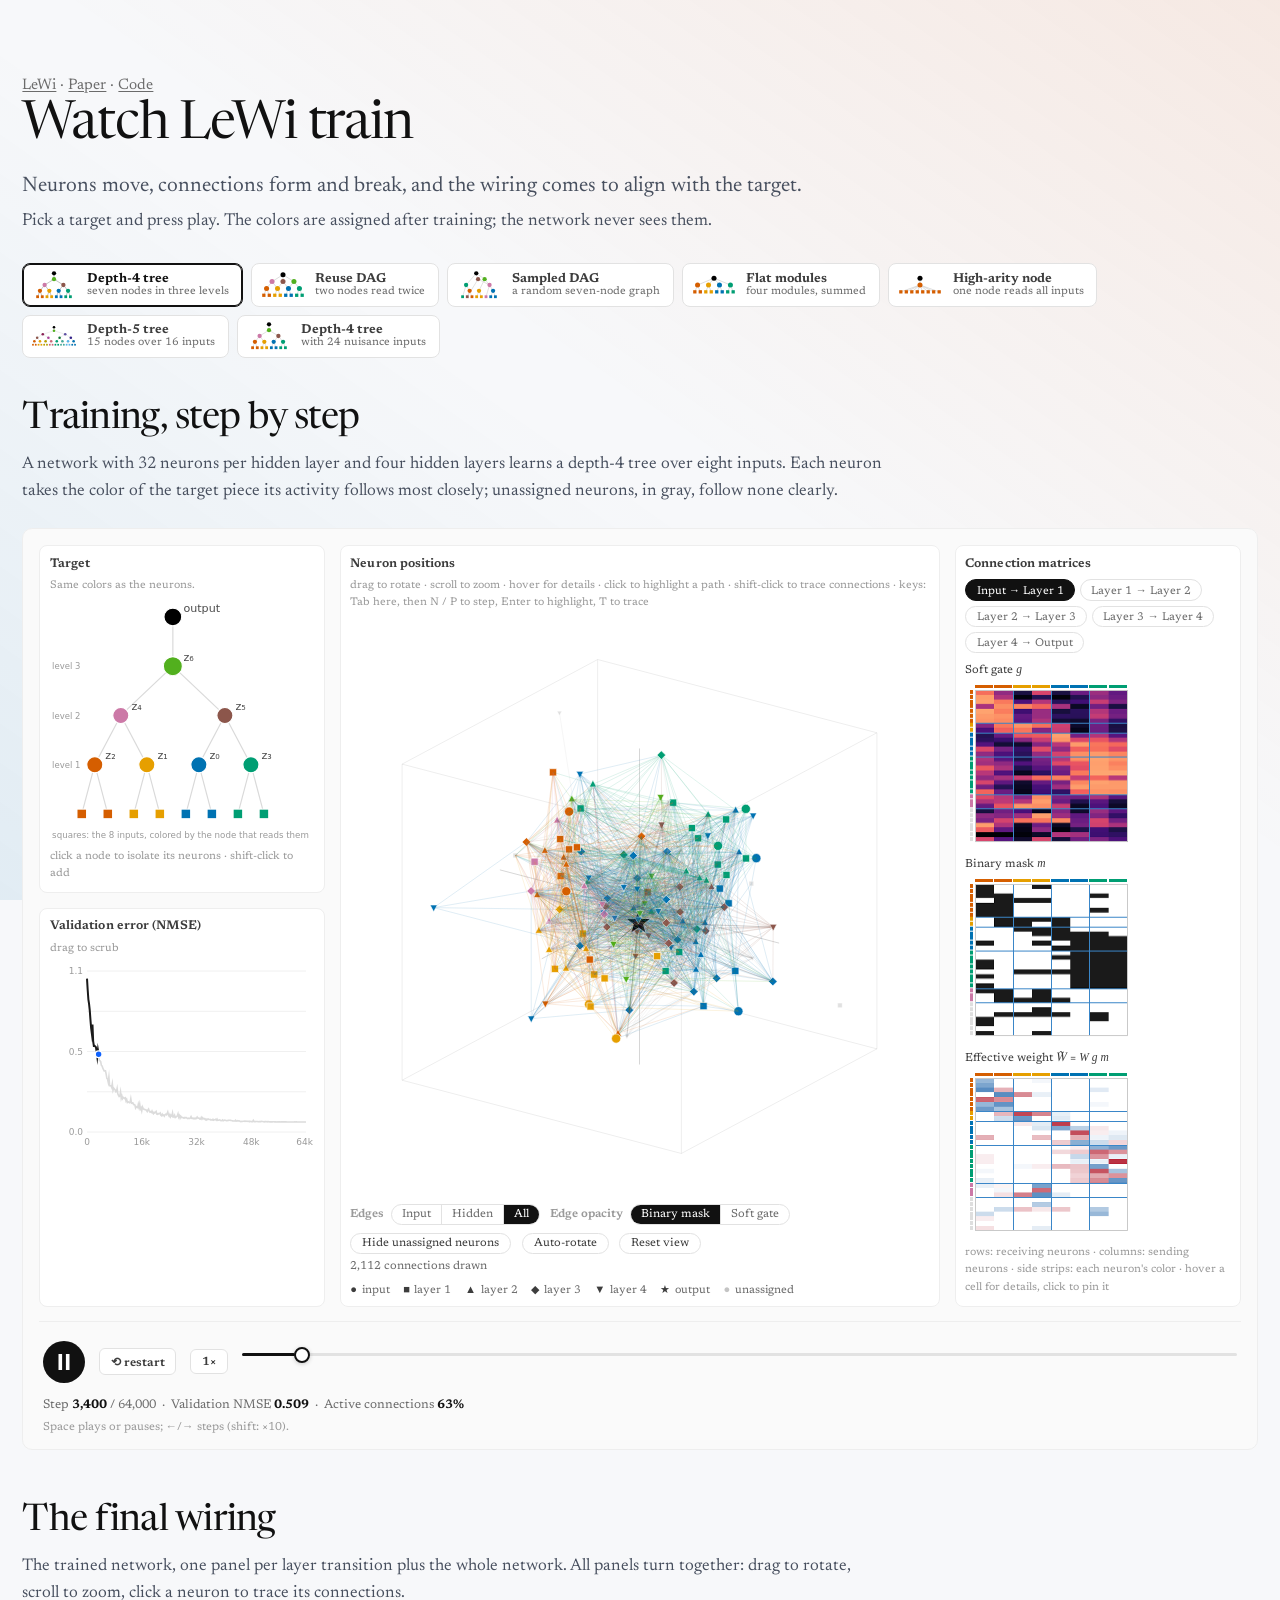
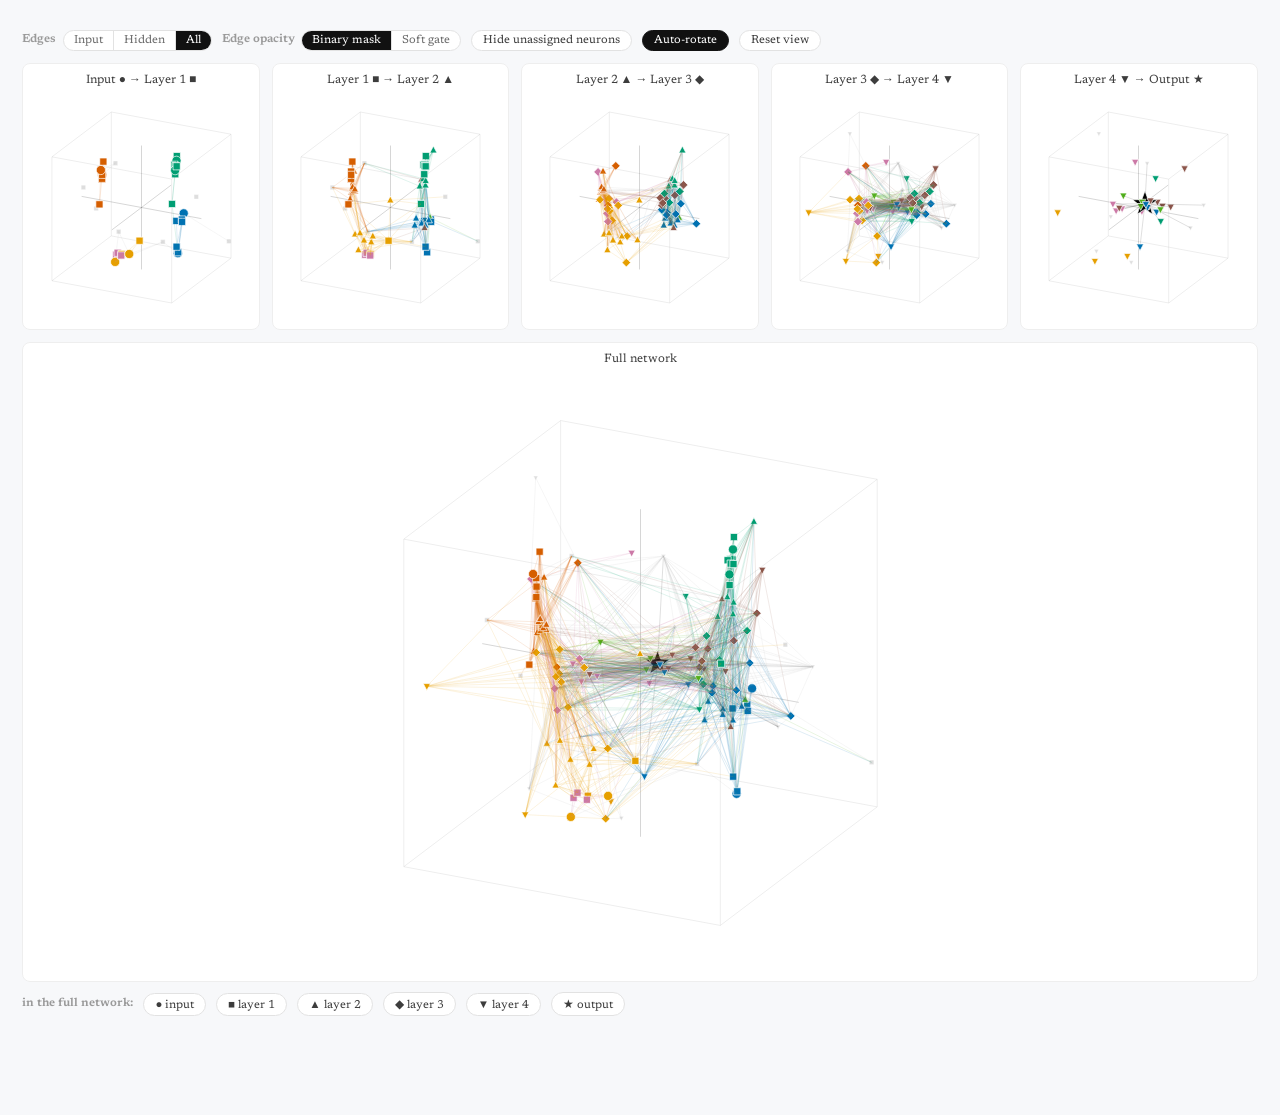
<file: demo/index.html>
<!doctype html>
<html lang="en">
<head>
<meta charset="utf-8">
<meta name="viewport" content="width=device-width, initial-scale=1">
<title>Watch LeWi train</title>
<meta name="description" content="Watch a LeWi network learn its own wiring: neuron positions, connections and error over training, for seven targets.">
<link rel="icon" href="data:image/svg+xml,%3Csvg xmlns='http://www.w3.org/2000/svg' viewBox='0 0 16 16'%3E%3Cpath d='M4 12 8 4 12 12' stroke='%23999' fill='none'/%3E%3Ccircle cx='4' cy='12' r='2.6' fill='%23c44e52'/%3E%3Ccircle cx='12' cy='12' r='2.6' fill='%234c72b0'/%3E%3Ccircle cx='8' cy='4' r='2.6' fill='%23555555'/%3E%3C/svg%3E">
<link rel="icon" href="../assets/img/favicon.ico" sizes="48x48">
<link rel="icon" href="../assets/img/favicon.svg" type="image/svg+xml">
<link rel="stylesheet" href="../assets/css/fonts.css">
<link rel="stylesheet" href="style.css?v=20261003d">
<link rel="stylesheet" href="site.css?v=202610211133">
</head>
<body>

<div class="wrap">

<header class="masthead">
  <p class="crumbs"><a href="../">LeWi</a> · <a href="https://arxiv.org/abs/2610.28555">Paper</a> · <a href="https://github.com/Zhou-Hangyu/lewi-code">Code</a></p>
  <h1>Watch LeWi train</h1>
  <p class="subtitle">Neurons move, connections form and break, and the wiring comes to align with the target.</p>
  <p class="lede">Pick a target and press play. The colors are assigned after training; the network never sees them.</p>
  <div class="runbar" id="runbar-top"></div>
</header>

<section id="run3d">
  <h2>Training, step by step</h2>
  <p class="cap">
    A network with <span id="run3-arch">32 neurons per hidden layer and four hidden layers</span>
    learns <span id="run3-target">a depth-4 tree over eight inputs</span>. Each neuron takes the color of
    the target piece its activity follows most closely; unassigned neurons, in gray, follow none clearly.
  </p>

  <div class="instrument" id="instrument3">
    <div class="stage">
      <div class="panel" id="geo3-panel">
        <p class="ptitle">Neuron positions</p>
        <p class="psub">drag to rotate · scroll to zoom · hover for details ·
          click to highlight a path · shift-click to trace connections ·
          keys: Tab here, then N / P to step, Enter to highlight, T to trace</p>
        <div class="geo-box"><canvas id="geo3"></canvas></div>
        <div class="viewrow">
          <span class="ctl"><span class="c3d-legkey">Edges</span>
            <span class="seg" id="edges3-seg" role="group" aria-label="Edges">
              <button type="button" data-v="input">Input</button>
              <button type="button" data-v="hidden">Hidden</button>
              <button type="button" data-v="all" class="on">All</button>
            </span></span>
          <span class="ctl"><span class="c3d-legkey">Edge opacity</span>
            <span class="seg" id="opacity3-seg" role="group" aria-label="Edge opacity">
              <button type="button" data-v="mask" class="on">Binary mask</button>
              <button type="button" data-v="soft">Soft gate</button>
            </span></span>
          <span class="ctl" id="gate3-ctl" hidden><span class="c3d-legkey">Minimum gate</span>
            <input type="range" id="gate3-min" class="c3d-slider" min="0" max="1"
                   step="0.01" value="0.5" aria-label="minimum gate">
            <span class="c3d-sval" id="gate3-minval">0.50</span></span>
          <button class="c3d-btn tog" id="hide3-dim" type="button" aria-pressed="false">Hide unassigned neurons</button>
          <button class="c3d-btn tog" id="spin3" type="button" aria-pressed="false">Auto-rotate</button>
          <button class="c3d-btn" id="view3-reset" type="button">Reset view</button>
        </div>
        <div class="viewrow quiet"><span class="c3d-sval" id="edge-count"></span>
          <span class="c3d-sval" id="conn3-note"></span></div>
        <div class="shape-key" id="shape3-key"></div>
      </div>

      <div class="leftcol" id="left3">
        <div class="panel" id="target3-panel">
          <p class="ptitle">Target</p>
          <p class="psub">Same colors as the neurons.</p>
          <div id="teacher3-svg"></div>
          <p class="psub hint">click a node to isolate its neurons · shift-click to add</p>
          <button class="focus-chip" id="focus3-chip" type="button"></button>
        </div>
        <div class="panel" id="curve3-panel">
          <p class="ptitle">Validation error (NMSE)</p>
          <p class="psub">drag to scrub</p>
          <canvas id="curve3" class="block"></canvas>
        </div>
      </div>

      <div class="panel matpanel" id="mats3">
        <div class="mathead">
          <p class="ptitle">Connection matrices</p>
          <div class="mtabs" id="mtabs3" role="tablist" aria-label="layer transition"></div>
        </div>
        <div class="mattrio" id="trio3">
          <div class="mat"><p>Soft gate <var>g</var></p>
            <canvas id="b3-g"></canvas></div>
          <div class="mat" id="mwrap"><p>Binary mask <var>m</var></p>
            <canvas id="b3-m"></canvas></div>
          <div class="mat" id="wwrap"><p>Effective weight
            <math><mover accent="true"><mi>W</mi><mo>&#x02DC;</mo></mover></math>
            = <var>W</var> <var>g</var> <var>m</var></p>
            <canvas id="b3-w"></canvas></div>
        </div>
        <p class="psub">rows: receiving neurons · columns: sending neurons · side strips: each
          neuron's color · hover a cell for details, click to pin it</p>
      </div>
    </div>

    <div class="transport">
      <button id="play3" aria-label="play"><svg width="15" height="16" viewBox="0 0 15 16"><path d="M2 1.5 L13.5 8 L2 14.5 Z" fill="currentColor"/></svg></button>
      <button id="restart3" class="tbtn" title="back to step 0">⟲ restart</button>
      <button id="speed3" class="tbtn" title="playback speed">1×</button>
      <div class="scrub">
        <div class="track"></div>
        <div class="fill" id="scrub3-fill"></div>
        <div class="ticks" id="scrub3-ticks"></div>
        <input type="range" id="scrub3-range" min="0" max="288" step="1" value="0"
               aria-label="training step">
      </div>
    </div>
    <div class="status" id="readout3" aria-live="off">loading…</div>
    <div class="transport subrow">
      <div class="evrow" id="evrow3">
        <span class="lab">Jump to a rewiring:</span>
      </div>
    </div>

    <p class="inst-hint">
      Space plays or pauses; ←/→ steps (shift: ×10).
    </p>
    <div class="tip" id="tip3"></div>
    <div class="veil" id="veil3"><div><div class="pulse"></div>loading the run…</div></div>
  </div>
</section>

<section id="static3d-section">
  <h2>The final wiring</h2>
  <p class="cap">
    The trained network, one panel per layer transition plus the whole network. All panels turn together:
    drag to rotate, scroll to zoom, click a neuron to trace its connections.
  </p>
  <div id="static3d">
    <div class="c3d-tools s3-tools"></div>
    <div class="s3-grid"></div>
    <div class="s3-wide"></div>
    <div class="c3d-tools s3-layers"></div>
  </div>
</section>

<noscript>
  <div class="noscript-note">
    This page needs JavaScript.
  </div>
</noscript>

</div>

<script src="assets/graphs.js?v=20261003d"></script>
<script src="player3d.js?v=202610211133"></script>
<script src="static3d.js?v=20261003d"></script>
</body>
</html>
</file>
<file: assets/css/fonts.css>
/* Self-hosted web fonts, SIL Open Font License 1.1: Newsreader (Production Type), IBM Plex Sans and IBM Plex Mono (IBM). */
@font-face {
  font-family: 'Newsreader';
  font-style: normal;
  font-weight: 200 800;
  font-display: swap;
  src: url(../fonts/newsreader-normal-latin-ext.woff2) format('woff2');
  unicode-range: U+0100-02BA, U+02BD-02C5, U+02C7-02CC, U+02CE-02D7, U+02DD-02FF, U+0304, U+0308, U+0329, U+1D00-1DBF, U+1E00-1E9F, U+1EF2-1EFF, U+2020, U+20A0-20AB, U+20AD-20C4, U+2113, U+2C60-2C7F, U+A720-A7FF;
}
@font-face {
  font-family: 'Newsreader';
  font-style: normal;
  font-weight: 200 800;
  font-display: swap;
  src: url(../fonts/newsreader-normal-latin.woff2) format('woff2');
  unicode-range: U+0000-00FF, U+0131, U+0152-0153, U+02BB-02BC, U+02C6, U+02DA, U+02DC, U+0304, U+0308, U+0329, U+2000-206F, U+20AC, U+2122, U+2191, U+2193, U+2212, U+2215, U+FEFF, U+FFFD;
}
@font-face {
  font-family: 'Newsreader';
  font-style: italic;
  font-weight: 200 800;
  font-display: swap;
  src: url(../fonts/newsreader-italic-latin-ext.woff2) format('woff2');
  unicode-range: U+0100-02BA, U+02BD-02C5, U+02C7-02CC, U+02CE-02D7, U+02DD-02FF, U+0304, U+0308, U+0329, U+1D00-1DBF, U+1E00-1E9F, U+1EF2-1EFF, U+2020, U+20A0-20AB, U+20AD-20C4, U+2113, U+2C60-2C7F, U+A720-A7FF;
}
@font-face {
  font-family: 'Newsreader';
  font-style: italic;
  font-weight: 200 800;
  font-display: swap;
  src: url(../fonts/newsreader-italic-latin.woff2) format('woff2');
  unicode-range: U+0000-00FF, U+0131, U+0152-0153, U+02BB-02BC, U+02C6, U+02DA, U+02DC, U+0304, U+0308, U+0329, U+2000-206F, U+20AC, U+2122, U+2191, U+2193, U+2212, U+2215, U+FEFF, U+FFFD;
}
@font-face {
  font-family: 'IBM Plex Sans';
  font-style: normal;
  font-weight: 100 700;
  font-display: swap;
  src: url(../fonts/plexsans-normal-latin-ext.woff2) format('woff2');
  unicode-range: U+0100-02BA, U+02BD-02C5, U+02C7-02CC, U+02CE-02D7, U+02DD-02FF, U+0304, U+0308, U+0329, U+1D00-1DBF, U+1E00-1E9F, U+1EF2-1EFF, U+2020, U+20A0-20AB, U+20AD-20C4, U+2113, U+2C60-2C7F, U+A720-A7FF;
}
@font-face {
  font-family: 'IBM Plex Sans';
  font-style: normal;
  font-weight: 100 700;
  font-display: swap;
  src: url(../fonts/plexsans-normal-latin.woff2) format('woff2');
  unicode-range: U+0000-00FF, U+0131, U+0152-0153, U+02BB-02BC, U+02C6, U+02DA, U+02DC, U+0304, U+0308, U+0329, U+2000-206F, U+20AC, U+2122, U+2191, U+2193, U+2212, U+2215, U+FEFF, U+FFFD;
}
@font-face {
  font-family: 'IBM Plex Sans';
  font-style: italic;
  font-weight: 400;
  font-display: swap;
  src: url(../fonts/plexsans-italic-400-latin-ext.woff2) format('woff2');
  unicode-range: U+0100-02BA, U+02BD-02C5, U+02C7-02CC, U+02CE-02D7, U+02DD-02FF, U+0304, U+0308, U+0329, U+1D00-1DBF, U+1E00-1E9F, U+1EF2-1EFF, U+2020, U+20A0-20AB, U+20AD-20C4, U+2113, U+2C60-2C7F, U+A720-A7FF;
}
@font-face {
  font-family: 'IBM Plex Sans';
  font-style: italic;
  font-weight: 400;
  font-display: swap;
  src: url(../fonts/plexsans-italic-400-latin.woff2) format('woff2');
  unicode-range: U+0000-00FF, U+0131, U+0152-0153, U+02BB-02BC, U+02C6, U+02DA, U+02DC, U+0304, U+0308, U+0329, U+2000-206F, U+20AC, U+2122, U+2191, U+2193, U+2212, U+2215, U+FEFF, U+FFFD;
}
@font-face {
  font-family: 'IBM Plex Mono';
  font-style: normal;
  font-weight: 400;
  font-display: swap;
  src: url(../fonts/plexmono-normal-400-latin-ext.woff2) format('woff2');
  unicode-range: U+0100-02BA, U+02BD-02C5, U+02C7-02CC, U+02CE-02D7, U+02DD-02FF, U+0304, U+0308, U+0329, U+1D00-1DBF, U+1E00-1E9F, U+1EF2-1EFF, U+2020, U+20A0-20AB, U+20AD-20C4, U+2113, U+2C60-2C7F, U+A720-A7FF;
}
@font-face {
  font-family: 'IBM Plex Mono';
  font-style: normal;
  font-weight: 400;
  font-display: swap;
  src: url(../fonts/plexmono-normal-400-latin.woff2) format('woff2');
  unicode-range: U+0000-00FF, U+0131, U+0152-0153, U+02BB-02BC, U+02C6, U+02DA, U+02DC, U+0304, U+0308, U+0329, U+2000-206F, U+20AC, U+2122, U+2191, U+2193, U+2212, U+2215, U+FEFF, U+FFFD;
}
@font-face {
  font-family: 'IBM Plex Mono';
  font-style: normal;
  font-weight: 500;
  font-display: swap;
  src: url(../fonts/plexmono-normal-500-latin-ext.woff2) format('woff2');
  unicode-range: U+0100-02BA, U+02BD-02C5, U+02C7-02CC, U+02CE-02D7, U+02DD-02FF, U+0304, U+0308, U+0329, U+1D00-1DBF, U+1E00-1E9F, U+1EF2-1EFF, U+2020, U+20A0-20AB, U+20AD-20C4, U+2113, U+2C60-2C7F, U+A720-A7FF;
}
@font-face {
  font-family: 'IBM Plex Mono';
  font-style: normal;
  font-weight: 500;
  font-display: swap;
  src: url(../fonts/plexmono-normal-500-latin.woff2) format('woff2');
  unicode-range: U+0000-00FF, U+0131, U+0152-0153, U+02BB-02BC, U+02C6, U+02DA, U+02DC, U+0304, U+0308, U+0329, U+2000-206F, U+20AC, U+2122, U+2191, U+2193, U+2212, U+2215, U+FEFF, U+FFFD;
}
</file>
<file: assets/css/site.css>
/* LeWi project page. One light and one dark theme from the tokens below; the reader's system setting picks it. */

:root {
  --paper: #f7f8fa;
  --paper-2: #eff1f5;
  --panel: #ffffff;
  --ink: #1d222b;
  --ink-2: #474f5e;
  --muted: #707888;
  --faint: #9ba2ae;
  --hair: #e1e4ea;
  --hair-2: #eaedf1;
  --lewi: #f26b1d;
  --lewi-text: #b0500f;
  --lewi-wash: rgba(242, 107, 29, 0.15);
  --lewi-glow: rgba(242, 107, 29, 0.07);
  --blue-glow: rgba(0, 114, 178, 0.06);
  --sheet-alpha-w: 0.1;
  --sheet-alpha-c: 0.085;
  --on-lewi: #1f0d03;
  --dense: #23272f;
  --oracle: #1f7a45;
  --oracle-2: #3f9360;
  --oracle-1: #63ad7d;
  --base: #a7adb8;
  --leaf: #e2e0d9;
  --leaf-edge: #ffffff;
  --func: #2b5fac;
  --readout: #79a884;
  --gedge: #5a5955;
  --wm-mid: #f7f7f7;
  --wm-neg: #2166ac;
  --wm-pos: #b2182b;
  --dot: rgba(29, 34, 43, 0.075);
  --tip-bg: #1d222b;
  --tip-ink: #f2f4f7;
  --tip-dim: #a3abb8;
  --shadow: 0 1px 2px rgba(29, 34, 43, 0.05), 0 16px 36px -18px rgba(29, 34, 43, 0.22);
  /* the 3-D views and the target graphs (read by the script) */
  --v3-cube: rgba(29, 34, 43, 0.1);
  --v3-out: #1d222b;
  --v3-outline: rgba(255, 255, 255, 0.92);
  --v3-dim: #b9bec7;
  --v3-edge-dim: 125, 133, 147;
  --v3-gain: 1.25;
  --v3-track: rgba(29, 34, 43, 0.2);
  --tg-edge: rgba(29, 34, 43, 0.32);
  --serif: "Newsreader", "Iowan Old Style", "Palatino Linotype", Palatino, Georgia, serif;
  --sans: var(--serif);
  --mono: var(--serif);
  --wrap: 1180px;
  --pad: clamp(1rem, 4vw, 2.5rem);
  color-scheme: light;
}

@media (prefers-color-scheme: dark) {
  :root {
    --paper: #101318; --paper-2: #141820; --panel: #181d26;
    --ink: #e2e6ec; --ink-2: #b2bac7; --muted: #8a93a2; --faint: #636c7b; --hair: #283040; --hair-2: #1e2430;
    --lewi: #ff7a2e; --lewi-text: #ff9a5c; --lewi-wash: rgba(255, 122, 46, 0.2); --lewi-glow: rgba(255, 122, 46, 0.07);
    --blue-glow: rgba(64, 150, 220, 0.06); --on-lewi: #1f0d03;
    --sheet-alpha-w: 0.085; --sheet-alpha-c: 0.08;
    --dense: #e2e6ec; --oracle: #4cb57c; --oracle-2: #6cc292; --oracle-1: #8fd0aa; --base: #5f6878;
    --leaf: #3b4250; --leaf-edge: #181d26; --func: #4f82d0; --readout: #79a884; --gedge: #8b94a3;
    --wm-mid: #1c222c; --wm-neg: #3d8fd1; --wm-pos: #e0505e;
    --dot: rgba(226, 230, 236, 0.06); --tip-bg: #262d3a; --tip-ink: #eef1f5; --tip-dim: #9aa3b2;
    --shadow: 0 1px 2px rgba(0, 0, 0, 0.3), 0 16px 36px -18px rgba(0, 0, 0, 0.6);
    --v3-cube: rgba(226, 230, 236, 0.08); --v3-out: #e2e6ec; --v3-outline: rgba(16, 19, 24, 0.85); --v3-dim: #586170;
    --v3-edge-dim: 150, 160, 176; --v3-gain: 1; --v3-track: rgba(226, 230, 236, 0.22); --tg-edge: rgba(226, 230, 236, 0.3);
    color-scheme: dark;
  }
}

/* ------------------------------------------------------------------ base */

*, *::before, *::after { box-sizing: border-box; }
html { scroll-behavior: smooth; scroll-padding-top: 1.5rem; -webkit-text-size-adjust: 100%; }
body {
  margin: 0; color: var(--ink);
  background-color: var(--paper);
  font: 400 1.1875rem/1.62 var(--serif); font-optical-sizing: auto;
  -webkit-font-smoothing: antialiased; -moz-osx-font-smoothing: grayscale; text-rendering: optimizeLegibility;
  font-variant-numeric: lining-nums;
  transition: background-color 0.25s, color 0.25s;
}
body::before {
  content: ""; position: fixed; inset: 0; z-index: -1; pointer-events: none;
  background: linear-gradient(to bottom left, var(--sheet-w, rgba(242, 107, 29, 0.1)) 0%, transparent 48%, transparent 52%, var(--sheet-c, rgba(0, 114, 178, 0.085)) 100%);
}
img, svg, canvas { display: block; max-width: 100%; }
a { color: inherit; }
p { margin: 0 0 1em; }
b, strong { font-weight: 600; }
sub, sup { line-height: 0; font-size: 0.72em; }
:focus-visible { outline: 2px solid var(--lewi); outline-offset: 3px; border-radius: 4px; }
.vh { position: absolute; width: 1px; height: 1px; overflow: hidden; clip: rect(0 0 0 0); white-space: nowrap; }
.skip { position: absolute; left: -9999px; top: 0; }
.skip:focus { left: 1rem; top: 1rem; z-index: 100; background: var(--panel); color: var(--ink); padding: 0.5rem 0.9rem; font: 500 0.9rem var(--sans); }

.wrap { max-width: calc(var(--wrap) + 2 * var(--pad)); margin: 0 auto; padding: 0 var(--pad); }
.band { padding: clamp(4.5rem, 2.5rem + 6vw, 7.5rem) 0; position: relative; }
.band-alt { background: transparent; }

h2 { font: 400 clamp(2rem, 1.35rem + 2.1vw, 2.85rem)/1.1 var(--serif); font-variation-settings: "opsz" 72; letter-spacing: -0.02em; margin: 0 0 1.1rem; text-wrap: balance; color: var(--ink); }
h3 { text-wrap: balance; }
.sec-head { margin: 0 0 3.2rem; }
.sec-lede { max-width: 47rem; font-size: 1.22rem; line-height: 1.6; color: var(--ink-2); margin: 0; }
.sec-lede b { color: var(--ink); font-weight: 600; }

.katex { font-size: 1.06em; }
.katex-display { margin: 0.5rem 0 0.7rem; text-align: left; overflow-x: auto; overflow-y: hidden; padding: 0.15rem 0 0.3rem; }
.katex-display > .katex { text-align: left; }

/* ------------------------------------------------------------------ buttons */


.actions { display: flex; flex-wrap: wrap; gap: 0.6rem; }
@media (min-width: 1260px) { .hero-copy .actions { flex-wrap: nowrap; width: max-content; } }
.btn {
  display: inline-flex; align-items: center; gap: 0.5rem; padding: 0.62rem 0.95rem; border-radius: 9px;
  border: 1px solid var(--hair); background: var(--panel); color: var(--ink);
  font: 500 0.95rem/1 var(--sans); text-decoration: none;
  transition: background 0.16s, border-color 0.16s, transform 0.16s, box-shadow 0.16s;
}
.btn svg { width: 1.12em; height: 1.12em; }
button.btn { cursor: pointer; }
.btn:hover { border-color: var(--faint); box-shadow: 0 6px 16px -10px rgba(0, 0, 0, 0.35); }
.btn:active { transform: translateY(1px); }
.btn-primary { background: var(--lewi); border-color: var(--lewi); color: var(--on-lewi); }
.btn-primary:hover { background: #ff8340; border-color: #ff8340; }
.btn .meta { font: 400 0.74rem/1 var(--mono); opacity: 0.72; margin-left: 0.15rem; }
.btn-soon { cursor: default; color: var(--muted); }
.btn-soon:hover { border-color: var(--hair); box-shadow: none; }
.soon { font: 500 0.64rem/1 var(--mono); letter-spacing: 0.08em; text-transform: uppercase; padding: 0.28rem 0.42rem; border-radius: 5px; background: var(--paper-2); color: var(--muted); border: 1px solid var(--hair); }


/* ------------------------------------------------------------------ hero */

.hero { position: relative; background: transparent; color: var(--ink); overflow: hidden; isolation: isolate; }
.hero-grid {
  max-width: 1340px; margin: 0 auto; padding: clamp(4rem, 2rem + 6vh, 6.5rem) var(--pad) clamp(3rem, 2rem + 4vh, 5rem);
  display: grid; grid-template-columns: minmax(0, 1.1fr) minmax(0, 1fr); gap: clamp(2rem, 4.5vw, 5rem); align-items: center;
  min-height: min(100svh, 920px);
}
.title { font: 380 clamp(2.3rem, 1.25rem + 2.6vw, 3.6rem)/1.06 var(--serif); font-variation-settings: "opsz" 72; letter-spacing: -0.022em; margin: 0 0 1.4rem; text-wrap: balance; color: var(--ink); }
.tldr { font: 400 clamp(1.14rem, 1rem + 0.4vw, 1.32rem)/1.55 var(--serif); color: var(--ink-2); max-width: 33rem; margin: 0 0 2rem; text-wrap: pretty; }
.byline { margin: 0 0 1.9rem; font-family: var(--sans); }
.authors { font: 500 1.02rem/1.6 var(--sans); margin: 0 0 0.15rem; color: var(--ink); }
.authors a { color: var(--ink); text-decoration: none; border-bottom: 1px solid var(--hair); }
.authors a:hover { border-bottom-color: var(--lewi); }
.authors .au { color: var(--ink); }
.authors sup, .affils sup { color: var(--muted); margin-left: 0.1em; }
.affils { font: 400 0.92rem/1.5 var(--sans); color: var(--muted); margin: 0; }

.hero-visual { position: relative; margin: 0; min-width: 0; }
.hero-visual canvas { display: block; width: 100%; aspect-ratio: 1 / 0.94; cursor: grab; touch-action: pan-y; }
.hero-visual canvas.dragging { cursor: grabbing; }
.hv-target { position: absolute; right: 0.85rem; top: 0.75rem; width: 132px; pointer-events: none; text-align: right; }
.hv-target-label { display: block; font: 500 0.64rem/1 var(--mono); letter-spacing: 0.1em; text-transform: uppercase; color: var(--muted); margin: 0.2rem 0 0.35rem; }
.hv-target svg { width: 100%; height: auto; }
.hero-visual figcaption { font: 400 0.84rem/1.55 var(--sans); color: var(--muted); margin: 1rem 0 0; max-width: 42rem; }

.js .hero-copy > *, .js .hero-visual { animation: rise 0.9s cubic-bezier(0.2, 0.7, 0.2, 1) both; }
.js .hero-copy > :nth-child(1) { animation-delay: 0.05s; }
.js .hero-copy > :nth-child(2) { animation-delay: 0.14s; }
.js .hero-copy > :nth-child(3) { animation-delay: 0.26s; }
.js .hero-copy > :nth-child(4) { animation-delay: 0.36s; }
.js .hero-copy > :nth-child(5) { animation-delay: 0.44s; }
.js .hero-visual { animation-delay: 0.3s; animation-duration: 1.2s; }
@keyframes rise { from { opacity: 0; transform: translateY(14px); } to { opacity: 1; transform: none; } }


.chip { font: 500 0.8rem/1 var(--sans); color: var(--ink); background: var(--panel); border: 1px solid var(--hair); border-radius: 999px; padding: 0.5rem 0.9rem; cursor: pointer; white-space: nowrap; transition: border-color 0.15s, background 0.15s; }
.chip:hover { border-color: var(--faint); }

/* ------------------------------------------------------------------ segmented switch */

.seg { display: inline-flex; gap: 0.2rem; padding: 0.2rem; border: 1px solid var(--hair); border-radius: 10px; background: var(--panel); margin: 0 0 1.4rem; }
.seg-b { font: 500 0.86rem/1 var(--sans); color: var(--muted); background: transparent; border: 0; border-radius: 7px; padding: 0.55rem 0.9rem; cursor: pointer; transition: color 0.15s, background 0.15s; }
.seg-b:hover { color: var(--ink); }
.seg-b[aria-selected="true"] { color: var(--ink); background: var(--paper-2); }

/* ------------------------------------------------------------------ motivation: one function, seven pieces */

.pieces-fig { margin: 0; max-width: 860px; }
#pieces-svg { width: 100%; height: auto; overflow: visible; }
.pc-in { fill: var(--leaf); stroke: var(--faint); stroke-width: 1; }
.pc-out { fill: var(--ink); }
.pc-lab { font: italic 400 15px var(--serif); fill: var(--ink-2); }
.pc-wire { stroke: var(--faint); stroke-width: 1.5; fill: none; }
.pc-box { fill: var(--paper-2); stroke: var(--hair); stroke-width: 1.3; }
.pc-f { font: italic 400 30px var(--serif); fill: var(--ink); }
.pc-frame { fill: none; stroke: var(--hair); stroke-width: 1.3; stroke-dasharray: 5 4; }
.pc-lvl { font: 400 12px var(--sans); fill: var(--muted); }
.pc-g { transition: opacity 0.6s ease; }
#pieces-svg .pc-pieces { opacity: 0; }
#pieces-svg.show-pieces .pc-pieces { opacity: 1; }
#pieces-svg.show-pieces .pc-whole { opacity: 0; }
.counts { display: grid; grid-template-columns: repeat(2, minmax(0, 1fr)); gap: 1rem 2.5rem; max-width: 860px; margin: 1.8rem 0 0; }
.count { padding-top: 1rem; border-top: 2px solid var(--hair); transition: border-color 0.4s, opacity 0.4s; opacity: 0.55; }
.count.on { border-top-color: var(--lewi); opacity: 1; }
.count-n { display: block; font: 400 clamp(2.2rem, 1.6rem + 2vw, 3.2rem)/1 var(--serif); font-variation-settings: "opsz" 72; letter-spacing: -0.03em; color: var(--ink); font-variant-numeric: tabular-nums; }
.count-k { display: block; font: 400 0.92rem/1.45 var(--sans); color: var(--ink-2); margin-top: 0.5rem; }

/* ------------------------------------------------------------------ the gap */

.gap-fig { margin: 0; max-width: 860px; }
#gap-svg { width: 100%; height: auto; overflow: visible; }
.gp-t { font: 400 12px var(--mono); fill: var(--muted); }
.gp-axt { font: 500 13px var(--sans); fill: var(--ink-2); }
.gp-g { stroke: var(--hair-2); stroke-width: 1; }
.gp-a { stroke: var(--ink-2); stroke-width: 1.2; }
.gp-fill { fill: var(--oracle); opacity: 0.16; }
.gp-base { fill: none; stroke: var(--base); stroke-width: 1.4; }
.gp-dense { fill: none; stroke: var(--dense); stroke-width: 3.2; stroke-linejoin: round; }
.gp-oracle { fill: none; stroke: var(--oracle); stroke-width: 3; stroke-dasharray: 9 6; }
.gp-lewi { fill: none; stroke: var(--lewi); stroke-width: 3.4; stroke-linejoin: round; }
.gp-dot-d { fill: var(--dense); }
.gp-dot-o { fill: var(--oracle); }
.gp-dot-l { fill: var(--lewi); }
.gp-leg { font: 400 14px var(--sans); fill: var(--ink); }
.gp-leg-k { font: 400 12px var(--sans); fill: var(--muted); }
.gp-note { font: 600 17px var(--sans); fill: var(--lewi-text); }
.gp-note2 { font: 400 13px var(--sans); fill: var(--muted); }
.gp-lewi-g { transition: opacity 0.5s; }
#gap-svg:not(.with-lewi) .gp-lewi-g { opacity: 0; }

/* ------------------------------------------------------------------ how it works: four steps */

.st-track { position: relative; }
.st-head { margin-bottom: 1.5rem; }
.stepper { max-width: 1060px; position: sticky; top: 16px; }
.st-tabs { display: flex; flex-wrap: wrap; gap: 0.4rem; margin: 0 0 1.2rem; }
.st-tab { position: relative; overflow: hidden; display: inline-flex; align-items: center; gap: 0.55rem; font: 500 0.9rem/1 var(--sans); color: var(--muted); background: var(--panel); border: 1px solid var(--hair); border-radius: 10px; padding: 0.6rem 0.9rem; cursor: pointer; }
.st-tab span:first-child { display: grid; place-items: center; width: 1.45rem; height: 1.45rem; border-radius: 50%; font: 500 0.74rem/1 var(--mono); border: 1px solid var(--hair); color: var(--muted); }
.st-tab[aria-selected="true"] { color: var(--ink); border-color: var(--faint); }
.st-tab[aria-selected="true"] span:first-child { background: var(--lewi); border-color: var(--lewi); color: var(--on-lewi); }
.st-tab .st-tl { white-space: nowrap; }
.st-body { display: grid; grid-template-columns: minmax(0, 1.25fr) minmax(0, 1fr); gap: clamp(1.5rem, 3vw, 3rem); align-items: start; }
.st-stage { margin: 0; background: var(--panel); border: 1px solid var(--hair); border-radius: 16px; box-shadow: var(--shadow); overflow: hidden; }
#stepper-svg { width: 100%; height: auto; touch-action: none; user-select: none; -webkit-user-select: none; }
.st-math { list-style: none; margin: 0; padding: 0.4rem 0 0; display: grid; gap: 1.1rem; }
.st-math li { transition: opacity 0.4s, transform 0.4s; }
.st-math li.later { opacity: 0; transform: translateY(6px); }
.st-math li.past { opacity: 0.42; }
.st-math li.key .katex-display { display: inline-block; border: 1px solid var(--hair); border-radius: 10px; padding: 0.35rem 0.7rem; background: var(--panel); }
.st-math .katex-display { margin: 0 0 0.25rem; padding: 0; overflow: visible; }
.st-math .katex { font-size: 1.32em; }
.st-math .cap { display: block; font: 400 1rem/1.45 var(--serif); color: var(--muted); }
.st-math .cap .katex { font-size: 1em; }
.sv-field { fill: var(--panel); }
.sv-n { fill: var(--faint); stroke: var(--panel); stroke-width: 2; }
.sv-o { fill: var(--hair); stroke: var(--panel); stroke-width: 2; }
.sv-e { fill: var(--ink); stroke: var(--panel); stroke-width: 2.5; }
.sv-ring { fill: none; stroke: var(--ink-2); stroke-width: 1.6; }
.sv-r { fill: url(#svShade); stroke: var(--ink-2); stroke-width: 1.6; stroke-dasharray: 7 6; }
.sv-rl { stroke: var(--ink); stroke-width: 1.4; }
.sv-link { stroke: var(--ink-2); stroke-linecap: round; }
.sv-gone { stroke: var(--faint); stroke-width: 1.6; stroke-dasharray: 2 5; }
.sv-lab { font: italic 400 22px var(--serif); fill: var(--ink); }
.sv-pull { stroke: var(--lewi); fill: none; stroke-width: 3; stroke-linecap: round; stroke-linejoin: round; }
.sv-push { stroke: #3a7fd5; fill: none; stroke-width: 3; stroke-linecap: round; stroke-linejoin: round; }
.sv-pull-t { font: 400 19px var(--serif); fill: var(--lewi-text); }
.sv-push-t { font: 400 19px var(--serif); fill: #3a7fd5; }
.sv-dense { stroke: var(--faint); stroke-width: 1.1; }

/* ------------------------------------------------------------------ results pattern */

.pattern-fig { margin: 0; max-width: 1000px; }
#pattern-svg { width: 100%; height: auto; overflow: visible; }
.pt-row { font: 400 17px var(--serif); fill: var(--ink); }
.pt-t { font: 400 13px var(--mono); fill: var(--muted); font-variant-numeric: tabular-nums; }
.pt-ax { font: 400 13px var(--sans); fill: var(--muted); }
.pt-g { stroke: var(--hair-2); stroke-width: 1; }
.pt-band { fill: var(--oracle); opacity: 0.12; }
.pt-pct { font: 600 19px var(--sans); fill: var(--lewi-text); }
.pt-vs { font: 400 14px var(--sans); fill: var(--muted); }
.pt-note { font: 400 15px var(--sans); fill: var(--ink-2); }
.pt-leg { font: 400 14px var(--sans); fill: var(--ink); }
.pt-ic-e { stroke: var(--gedge); stroke-width: 0.9; }
.pt-ic-in { fill: var(--leaf); }
.pt-ic-fn { fill: var(--ink-2); }
.pt-ic-out { fill: var(--ink); }

/* ------------------------------------------------------------------ world-model tasks */

.tip-clip { display: block; width: 168px; height: 168px; border-radius: 6px; margin: 0.4rem 0 0.2rem; }

/* ------------------------------------------------------------------ CSFRBench */

.bench-flow { display: grid; grid-template-columns: minmax(0, 1fr) 56px minmax(0, 1fr) 56px minmax(0, 1fr); align-items: stretch; }
.bf-card { margin: 0; background: var(--panel); border: 1px solid var(--hair); border-radius: 16px; box-shadow: var(--shadow); padding: 1.2rem 1.3rem 1.1rem; display: flex; flex-direction: column; gap: 1rem; }
.bf-card svg { width: 100%; height: 190px; }
.bf-card figcaption b { display: block; font: 500 1.15rem/1.3 var(--serif); color: var(--ink); }
.bf-card figcaption span { display: block; font: 400 0.98rem/1.45 var(--serif); color: var(--muted); }
.bf-hidden { border-style: dashed; border-color: var(--faint); background: color-mix(in srgb, var(--panel) 70%, var(--paper-2)); }
.bf-arrow { display: grid; place-items: center; }
.bf-arrow svg { width: 40px; height: 16px; }
.bf-arrow path { fill: none; stroke: var(--faint); stroke-width: 1.6; stroke-linecap: round; stroke-linejoin: round; }
.bx-h { font: italic 400 15px var(--serif); fill: var(--muted); }
.bx-in { fill: var(--ink); }
.bx-out { fill: var(--ink); stroke: var(--ink); stroke-width: 1.2; }
.bx-arrow { fill: none; stroke: var(--faint); stroke-width: 1.4; stroke-linecap: round; stroke-linejoin: round; }
.bl-e line { stroke: var(--faint); stroke-width: 0.6; stroke-opacity: 0.55; }
.bl-n { fill: var(--base); stroke: var(--panel); stroke-width: 1.5; }
.bl-out { fill: var(--ink); stroke: var(--panel); stroke-width: 1.5; }
.bench-graphs { display: grid; grid-template-columns: repeat(6, minmax(0, 1fr)); gap: 0.8rem; margin-top: 1.6rem; }
.bench-actions { margin-top: 2.2rem; justify-content: center; }
.bg-card { margin: 0; text-align: center; }
.bg-card svg { width: 100%; height: auto; display: block; margin: 0 auto 0.5rem; max-width: 170px; }
.bg-card b { display: block; font: 500 1rem/1.3 var(--serif); color: var(--ink); }
.bg-card span { display: block; font: 400 0.9rem/1.35 var(--serif); color: var(--muted); }
.bg-e line { stroke: var(--gedge); stroke-width: 1; stroke-opacity: 0.7; }
.bg-input { fill: var(--leaf); stroke: var(--gedge); stroke-width: 0.8; }
.bg-function { fill: var(--func); }
.bg-readout { fill: var(--readout); }
@media (max-width: 860px) {
  .bench-flow { grid-template-columns: minmax(0, 1fr); gap: 0.2rem; }
  .bf-arrow { height: 40px; }
  .bf-arrow svg { transform: rotate(90deg); }
  .bench-graphs { grid-template-columns: repeat(3, minmax(0, 1fr)); row-gap: 1.4rem; }
}

/* ------------------------------------------------------------------ alignment results */

.align-row { display: grid; grid-template-columns: repeat(3, minmax(0, 1fr)); gap: 1rem; margin-top: 1.25rem; }
.align-card { margin: 0; background: var(--panel); border: 1px solid var(--hair); border-radius: 14px; padding: 1rem 1.15rem 0.7rem; box-shadow: var(--shadow); }
.align-card figcaption { margin: 0 0 0.75rem; }
.align-card figcaption b { display: block; font: 500 1.12rem/1.3 var(--serif); color: var(--ink); }
.align-card figcaption span { display: block; font: 400 0.9rem/1.4 var(--serif); color: var(--muted); }
.align-card svg { width: 100%; height: auto; }
.al-row { font: 400 15px var(--serif); fill: var(--ink); }
.al-leg { font: 400 13.5px var(--serif); fill: var(--ink-2); }
@media (max-width: 980px) { .align-row { grid-template-columns: minmax(0, 1fr); } }

/* ------------------------------------------------------------------ gallery */

.gallery { background: var(--panel); color: var(--ink); border-radius: 18px; overflow: hidden; border: 1px solid var(--hair); box-shadow: var(--shadow); }
.gallery-tabs { display: flex; flex-wrap: wrap; gap: 0.35rem; padding: 0.75rem; border-bottom: 1px solid var(--hair); }
.tab { font: 500 0.88rem/1 var(--sans); color: var(--muted); background: transparent; border: 1px solid transparent; padding: 0.55rem 0.9rem; border-radius: 9px; cursor: pointer; transition: color 0.15s, background 0.15s; }
.tab:hover { color: var(--ink); }
.tab[aria-selected="true"] { color: var(--ink); background: var(--paper-2); border-color: var(--hair); }
.gallery-body { display: grid; grid-template-columns: minmax(0, 1fr) 300px; }
.gallery-stage { position: relative; min-height: 420px; aspect-ratio: 16 / 10.5; background: var(--panel); }
.gallery-stage canvas { position: absolute; inset: 0; width: 100%; height: 100%; cursor: grab; touch-action: pan-y; }
.gallery-hint { top: 0.85rem; bottom: auto; }
.gallery-layers { position: absolute; left: 0.75rem; right: 0.75rem; bottom: 0.7rem; display: flex; gap: 0.3rem; overflow-x: auto; scrollbar-width: none; padding: 0.1rem; }
.gallery-layers::-webkit-scrollbar { display: none; }
.gallery-layers .lay { flex: none; font: 500 0.72rem/1 var(--mono); color: var(--muted); background: color-mix(in srgb, var(--panel) 85%, transparent); border: 1px solid var(--hair); border-radius: 7px; padding: 0.42rem 0.6rem; cursor: pointer; -webkit-backdrop-filter: blur(6px); backdrop-filter: blur(6px); }
.gallery-layers .lay:hover { color: var(--ink); }
.gallery-layers .lay[aria-pressed="true"] { color: var(--on-lewi); background: var(--lewi); border-color: var(--lewi); }
.gallery-side { padding: 1.3rem 1.4rem 1.5rem; border-left: 1px solid var(--hair); font: 400 0.88rem/1.55 var(--sans); color: var(--muted); display: flex; flex-direction: column; background: color-mix(in srgb, var(--paper-2) 55%, var(--panel)); }
.side-k { font: 500 0.66rem/1 var(--mono); letter-spacing: 0.12em; text-transform: uppercase; color: var(--muted); margin: 0 0 0.7rem; }
#gallery-target { width: 100%; height: auto; margin: 0 0 1.4rem; }
.gallery-note { color: var(--ink-2); margin: 0 0 1rem; }
.gallery-side .btn-demo { margin-top: auto; align-self: flex-start; }
.tg-e { stroke: var(--tg-edge); }
.tg-n { stroke: var(--panel); stroke-width: 1.2; }
.tg-out { fill: var(--v3-out); stroke: var(--panel); stroke-width: 1.2; }

/* ------------------------------------------------------------------ world models */

.wm-scroll { overflow-x: auto; margin: 0 calc(-1 * var(--pad)); padding: 0 var(--pad); }
.wm svg { width: 100%; min-width: 780px; height: auto; overflow: visible; }
.wm-row { font: 500 12.5px var(--sans); fill: var(--ink); }
.wm-task { font: 400 11.5px var(--sans); fill: var(--ink-2); cursor: default; }
.wm-task:hover { fill: var(--lewi-text); }
.wm-group { font: 500 10.5px var(--mono); letter-spacing: 0.1em; fill: var(--muted); }
.wm-cell { stroke: var(--paper-2); stroke-width: 1.5; cursor: default; }
.wm-cell:hover { stroke: var(--ink); stroke-width: 1.5; }
.wm-tie { fill: none; stroke: var(--ink); stroke-width: 1.1; pointer-events: none; }
.wm-scale-t { font: 400 11.5px var(--mono); fill: var(--muted); font-variant-numeric: tabular-nums; }
.wm-scale-tick { stroke: var(--faint); stroke-width: 1; }
.wm-scale-k { font: 400 10.5px var(--sans); fill: var(--muted); }


/* ------------------------------------------------------------------ the BibTeX dialog */

.bib-dlg { width: min(680px, calc(100vw - 2rem)); max-width: none; padding: 0; border: 1px solid var(--hair); border-radius: 14px; background: var(--panel); color: var(--ink); box-shadow: 0 30px 80px -30px rgba(0, 0, 0, 0.55); }
.bib-dlg::backdrop { background: rgba(12, 15, 20, 0.42); -webkit-backdrop-filter: blur(3px); backdrop-filter: blur(3px); }
.bib-dlg-head { display: flex; align-items: center; gap: 0.6rem; padding: 0.7rem 0.7rem 0.7rem 1.3rem; border-bottom: 1px solid var(--hair); }
.bib-dlg-h { flex: 1; margin: 0; font: 600 0.95rem/1 var(--sans); color: var(--ink); }
.bib-x { display: grid; place-items: center; width: 2.1rem; height: 2.1rem; padding: 0; border-radius: 8px; border: 1px solid transparent; background: transparent; color: var(--muted); cursor: pointer; }
.bib-x:hover { color: var(--ink); border-color: var(--hair); }
.bib-x svg { width: 1.1rem; height: 1.1rem; }
.bib-dlg pre { font: 400 0.8rem/1.7 var(--mono); color: var(--ink-2); margin: 0; padding: 1.1rem 1.3rem 1.3rem; overflow-x: auto; white-space: pre; }
.chip-copy.done { border-color: var(--oracle); color: var(--oracle); }

/* ------------------------------------------------------------------ tooltip */

.tip { position: fixed; left: 0; top: 0; z-index: 70; pointer-events: none; max-width: 270px; background: var(--tip-bg); color: var(--tip-ink); font: 400 0.78rem/1.45 var(--sans); padding: 0.6rem 0.75rem; border-radius: 9px; box-shadow: 0 14px 34px -12px rgba(0, 0, 0, 0.45); opacity: 0; transform: translateY(4px); transition: opacity 0.12s, transform 0.12s; }
.tip.on { opacity: 1; transform: none; }
.tip b { font-weight: 600; }
.tip .tt-h { font: 600 0.8rem/1.3 var(--sans); margin-bottom: 0.3rem; }
.tip .tt-r { display: flex; justify-content: space-between; gap: 1rem; font-variant-numeric: tabular-nums; }
.tip .tt-r span:last-child { font-family: var(--mono); font-size: 0.74rem; }
.tip .sw { display: inline-block; width: 8px; height: 8px; border-radius: 2px; margin-right: 0.4rem; }
.tip .tt-dim { color: var(--tip-dim); }
.tip .tt-loss span:last-child { color: #ff8f8f; }

/* ------------------------------------------------------------------ responsive */

@media (max-width: 980px) {
  .hero-grid { grid-template-columns: minmax(0, 1fr); min-height: 0; padding-top: 4.2rem; }
  .st-body { grid-template-columns: minmax(0, 1fr); }
  .gallery-body { grid-template-columns: minmax(0, 1fr); }
  .gallery-side { border-left: 0; border-top: 1px solid var(--hair); }
}
@media (max-width: 720px) {
  body { font-size: 1.125rem; }
  .gallery-stage { min-height: 320px; aspect-ratio: 1 / 1; }
  .hv-target { width: 104px; }
  .btn { padding: 0.6rem 0.85rem; font-size: 0.9rem; }
}
@media (max-width: 760px) {
  .st-tabs { flex-wrap: nowrap; }
  .st-tab { padding: 0.5rem 0.65rem; font-size: 0.84rem; }
  .st-tab:not([aria-selected="true"]) .st-tl { display: none; }
  .st-math li.past, .st-math li.later { display: none; }
  .st-math { padding-top: 0; }
}
@media (max-width: 600px) {
  .bib-dlg pre { white-space: pre-wrap; overflow-wrap: anywhere; font-size: 0.74rem; }
}
/* ------------------------------------------------------------------ the CSFRBench page */

.cb { --code: "IBM Plex Mono", ui-monospace, SFMono-Regular, Menlo, Consolas, monospace; --term-bg: #1d222b; --term-ink: #e5e9ef; --term-dim: #8f98a7; }
@media (prefers-color-scheme: dark) { .cb { --term-bg: #0b0e12; --term-ink: #e2e6ec; --term-dim: #7e8796; } }
.cb code { font: 400 0.84em/1 var(--code); background: var(--paper-2); border: 1px solid var(--hair-2); border-radius: 5px; padding: 0.08em 0.32em; }
.cb-hero { padding: clamp(3.5rem, 2rem + 5vw, 6.5rem) 0 clamp(2rem, 1rem + 3vw, 3.5rem); overflow: visible; }
.cb-title { font-size: clamp(3.1rem, 1.6rem + 4.6vw, 5.4rem); letter-spacing: -0.012em; margin: 0 0 1.1rem; }
.cb-tldr { max-width: 44rem; margin: 0 0 1.9rem; }
.cb-facts { list-style: none; display: flex; flex-wrap: wrap; gap: 0.35rem 1.7rem; padding: 0; margin: 2rem 0 0; font: 400 1.02rem/1.4 var(--serif); color: var(--muted); }
.cb-facts b { font-weight: 500; color: var(--ink); font-variant-numeric: tabular-nums; }
.cb-strip { display: grid; grid-template-columns: repeat(6, minmax(0, 1fr)); gap: 1.2rem; margin-top: 2.4rem; padding-top: 2rem; border-top: 1px solid var(--hair); }
.cb-strip svg { width: 100%; height: auto; max-width: 175px; margin: 0 auto; }
.cb .band { padding: clamp(3.2rem, 2rem + 4vw, 5.6rem) 0; }
.cb .sec-head { margin-bottom: 2.2rem; }

/* the quickstart: the steps beside what they print */
.cb-qs { display: grid; grid-template-columns: minmax(0, 1.12fr) minmax(0, 1fr); gap: 1.6rem 2.4rem; align-items: start; }
.cb-steps { list-style: none; margin: 0; padding: 0; display: grid; gap: 1.4rem; min-width: 0; }
.cb-step, .cb-qs > *, .cb-split > *, .cb-pair > * { min-width: 0; }
.cb-step-h { display: flex; align-items: center; gap: 0.6rem; margin: 0 0 0.6rem; font: 500 1.12rem/1.3 var(--serif); color: var(--ink); }
.cb-step-h span { display: grid; place-items: center; flex: none; width: 1.6rem; height: 1.6rem; border-radius: 50%; background: var(--ink); color: var(--paper); font: 600 0.84rem/1 var(--serif); }
.cb-code, .cb-term { position: relative; margin: 0; padding: 0.95rem 1.1rem; border-radius: 12px; overflow-x: auto; font: 400 0.84rem/1.62 var(--code); tab-size: 4; }
.cb-code { background: var(--panel); border: 1px solid var(--hair); box-shadow: var(--shadow); color: var(--ink); }
.cb-code code, .cb-term code { font: inherit; background: none; border: 0; padding: 0; }
.cb-code i { font-style: normal; color: var(--muted); }
.cb-wide { max-width: 980px; }
.cb-copy { position: absolute; top: 0.5rem; right: 0.5rem; font: 500 0.74rem/1 var(--serif); padding: 0.32rem 0.6rem; opacity: 0; transition: opacity 0.2s; cursor: pointer; }
.cb-code:hover .cb-copy, .cb-copy:focus-visible, .cb-copy.done { opacity: 1; }
@media (hover: none) { .cb-copy { opacity: 1; } }
.cb-out { margin: 0; position: sticky; top: 1.5rem; }
.cb-out figcaption { font: 400 0.95rem/1.45 var(--serif); color: var(--muted); margin: 0 0 0.6rem; }
.cb-term { background: var(--term-bg); color: var(--term-dim); border: 1px solid var(--term-bg); box-shadow: var(--shadow); font-size: 0.8rem; }
.cb-term b { color: var(--lewi); font-weight: 500; }
.cb-note { max-width: 50rem; margin: 1.6rem 0 0; font-size: 1.02rem; color: var(--ink-2); }
.cb-note a, .cb-box a, .cb-table a { color: var(--ink); text-decoration-color: var(--faint); text-underline-offset: 0.18em; }

/* the catalog */
.cb-cards { display: grid; grid-template-columns: repeat(4, minmax(0, 1fr)); gap: 1rem; }
.cb-card { margin: 0; display: flex; flex-direction: column; gap: 0.85rem; padding: 1.05rem 1.15rem 1.15rem; background: var(--panel); border: 1px solid var(--hair); border-radius: 14px; box-shadow: var(--shadow); }
.cb-card svg { width: 100%; height: 92px; }
.cb-card figcaption b { display: block; font: 500 1.14rem/1.3 var(--serif); color: var(--ink); }
.cb-card figcaption code { display: inline-block; margin-top: 0.25rem; font-size: 0.74rem; color: var(--muted); }
.cb-tests { display: block; margin-top: 0.55rem; font: 400 1rem/1.4 var(--serif); color: var(--ink-2); }
.cb-meta { display: block; margin-top: 0.5rem; font: 400 0.86rem/1.45 var(--serif); color: var(--muted); }
.cb-pair, .cb-split { display: grid; grid-template-columns: repeat(2, minmax(0, 1fr)); gap: 1rem; margin-top: 1rem; align-items: start; }
.cb-box { padding: 1.2rem 1.35rem 0.4rem; background: var(--panel); border: 1px solid var(--hair); border-radius: 14px; box-shadow: var(--shadow); min-width: 0; }
.cb-box-h { margin: 0 0 0.65rem; font: 500 1.18rem/1.3 var(--serif); color: var(--ink); }
.cb-box p, .cb-list { font-size: 1.02rem; line-height: 1.55; color: var(--ink-2); }
.cb-box .katex-display { margin: 0.2rem 0 0.9rem; }
.cb-kept { border-style: dashed; border-color: var(--faint); }
.cb-kept .cb-code { margin-bottom: 1.1rem; box-shadow: none; }
.cb-list { margin: 0 0 1rem; padding-left: 1.1rem; }
.cb-list li { margin: 0 0 0.55rem; }
.cb-list b { color: var(--ink); font-weight: 500; }

/* tables */
.cb-tablebox { margin-top: 1rem; overflow-x: auto; background: var(--panel); border: 1px solid var(--hair); border-radius: 14px; box-shadow: var(--shadow); }
.cb-table { width: 100%; border-collapse: collapse; font: 400 0.98rem/1.45 var(--serif); color: var(--ink-2); }
.cb-table caption { caption-side: bottom; text-align: left; padding: 0.75rem 1rem; font-size: 0.9rem; color: var(--muted); }
.cb-table th, .cb-table td { padding: 0.55rem 0.95rem; text-align: left; vertical-align: top; border-bottom: 1px solid var(--hair-2); }
.cb-table tbody tr:last-child th, .cb-table tbody tr:last-child td { border-bottom: 0; }
.cb-table thead th { font-weight: 500; font-size: 0.88rem; color: var(--muted); border-bottom-color: var(--hair); }
.cb-table tbody th { font-weight: 500; color: var(--ink); white-space: nowrap; }
.cb-api td:first-child { color: var(--ink); white-space: nowrap; }
.cb-proto td:first-child { color: var(--muted); }
.cb-results { margin-top: 1rem; }
.cb-aulc { font-variant-numeric: tabular-nums; }
.cb-aulc thead th { text-align: right; white-space: nowrap; }
.cb-aulc thead th:first-child { text-align: left; }
.cb-aulc td { text-align: right; white-space: nowrap; }
.cb-m { color: var(--ink); }
.cb-h { margin-left: 0.2em; font-size: 0.8em; color: var(--faint); }
.cb-best .cb-m { font-weight: 650; box-shadow: inset 0 -2px 0 var(--ink-2); }
.cb-table tbody tr.cb-lewi th { color: var(--lewi-text); }
.cb-table tbody tr.cb-ref th, .cb-table tbody tr.cb-ref .cb-m { color: var(--muted); font-weight: 400; }
.cb-table tbody tr.cb-ref-first > * { border-top: 1px solid var(--hair); }
.cb-na { color: var(--faint); }
#results .seg { margin-bottom: 0.2rem; }

@media (max-width: 980px) {
  .cb-qs { grid-template-columns: minmax(0, 1fr); }
  .cb-out { position: static; }
  .cb-cards { grid-template-columns: repeat(2, minmax(0, 1fr)); }
}
@media (max-width: 860px) {
  .cb-pair, .cb-split { grid-template-columns: minmax(0, 1fr); }
  .cb-strip { grid-template-columns: repeat(3, minmax(0, 1fr)); row-gap: 1.4rem; }
  .cb-api td:first-child { white-space: normal; }
}
@media (max-width: 520px) {
  .cb-cards { grid-template-columns: minmax(0, 1fr); }
  .cb-code, .cb-term { font-size: 0.76rem; }
}

@media (prefers-reduced-motion: reduce) {
  html { scroll-behavior: auto; }
  body { transition: none; }
  .js .hero-copy > *, .js .hero-visual { animation: none; }
}
@media print { .actions, .chip { display: none; } }

/* refinements of 2026-10-20: the cell-count note, the quickstart's requirements, the protocol rule, downloads, citation */
.counts-note { margin: 1.1rem 0 0; max-width: 860px; font-size: 0.86rem; line-height: 1.45; color: var(--muted); }
.cb-step-note { margin: 0.55rem 0 0; font-size: 0.86rem; line-height: 1.5; color: var(--muted); }
.cb-rule { margin: 1.6rem 0 0; max-width: 62rem; font-size: 0.98rem; line-height: 1.6; color: var(--ink); }
.cb-rule b { font-weight: 600; }
.cb-downloads { margin: 0.9rem 0 0; font-size: 0.92rem; color: var(--muted); }
.cb-cite { margin: 1.4rem 0 0; display: flex; flex-wrap: wrap; align-items: center; gap: 0.6rem 0.9rem; color: var(--ink); }
/* without JavaScript: static figures and a note */
.nojs-img { display: block; width: 100%; height: auto; max-width: 100%; border-radius: 12px; }
.nojs-note { max-width: 1180px; margin: 1.2rem auto 0; padding: 0 var(--pad); font-size: 0.95rem; color: var(--muted); }
/* KaTeX's hidden MathML is absolutely positioned: a positioned scroller keeps it inside its own scroll area */
.cb-tablebox, .wm-scroll { position: relative; }
</file>
<file: demo/style.css>
/* LeWi training dynamics — a static page, no external assets. */

:root {
  --paper: #ffffff;
  --panel: #ffffff;
  --bench: #fafafa;
  --ink: #111111;
  --ink-soft: #3d3d3d;
  --muted: #6b6b6b;
  --faint: #9a9a9a;
  --hair: #e2e2e2;
  --hair-soft: #eeeeee;
  --accent: #0f62fe;
  --accent-deep: #0043ce;
  --accent-wash: #eef4ff;
  --curve: #111111;
  --curve-future: #dcdcdc;
  --body: -apple-system, BlinkMacSystemFont, "Segoe UI", Roboto,
          "Helvetica Neue", Arial, sans-serif;
  --ui: -apple-system, BlinkMacSystemFont, "Segoe UI", Roboto,
        "Helvetica Neue", Arial, sans-serif;
  --mono: ui-monospace, "SF Mono", Menlo, Consolas, monospace;
}

* { box-sizing: border-box; }
html { background: var(--paper); color-scheme: light; scroll-behavior: smooth; }
body {
  margin: 0;
  font: 15px/1.6 var(--body);
  color: var(--ink);
  background: var(--paper);
  -webkit-font-smoothing: antialiased;
}

a { color: var(--accent-deep); }
b, strong { font-weight: 650; }
var { font-style: italic; font-family: Georgia, serif; }
sup, sub { line-height: 0; }

.wrap { max-width: 86rem; margin: 0 auto; padding: 2.2rem 1.4rem 3rem; }

/* ---------------------------------------------------------------- masthead */

/* the text keeps a reading width; the run tabs may use the page's */
.masthead { margin: 0 0 2.6rem; }
.masthead h1, .masthead > p { max-width: 54rem; }
.masthead h1 {
  font-size: 2.05rem;
  font-weight: 680;
  letter-spacing: -0.024em;
  line-height: 1.15;
  margin: 0 0 0.35rem;
  text-wrap: balance;
}
.masthead > p {
  margin: 0;
  color: var(--muted);
  font-size: 0.95rem;
}
/* the subtitle: what the page is, in one line under the name */
.masthead > .subtitle {
  font-size: 1.12rem;
  line-height: 1.45;
  color: var(--muted);
  margin: 0 0 1.15rem;
  text-wrap: balance;
}
/* the opening: what LeWi is, then what the page lets you explore */
.masthead > .lede {
  max-width: 54rem;
  margin: 0 0 0.6rem;
  font-size: 1.02rem;
  line-height: 1.62;
  color: var(--ink-soft);
  text-wrap: pretty;
}
.masthead > .lede b { font-weight: 650; color: var(--ink); }

/* ---------------------------------------------------------------- sections */

section { margin: 0 0 3.2rem; }
h2 {
  font-weight: 650;
  font-size: 1.22rem;
  margin: 0 0 0.4rem;
  letter-spacing: -0.014em;
}
.cap {
  max-width: 54rem;
  margin: 0 0 1rem;
  color: var(--muted);
  font-size: 0.9rem;
}

/* -------------------------------------------------------------- instrument */

.instrument {
  background: var(--bench);
  border: 1px solid var(--hair-soft);
  border-radius: 10px;
  padding: 1rem 1rem 0.85rem;
  position: relative;
}

.stage {
  display: grid;
  grid-template-columns: minmax(230px, 1fr) minmax(360px, 2.1fr) minmax(230px, 1fr);
  gap: 0.9rem;
  align-items: stretch;
}
/* the 3-D view sits first in the DOM so narrow screens lead with it; explicit
   placement keeps the desktop arrangement: the target graph over the loss
   curve | the embeddings | the connection matrices, stacked */
.stage .leftcol { grid-column: 1; grid-row: 1; display: flex; flex-direction: column; gap: 0.9rem; }
.stage .leftcol #curve3-panel { flex: 1 1 auto; }
.stage #geo3-panel { grid-column: 2; grid-row: 1; }
.stage .matpanel { grid-column: 3; grid-row: 1; margin: 0; }
/* a canvas may never prop its own column open: without these, a stale inline
   canvas width blocks the grid from shrinking and the panels overlap */
.stage > *, .leftcol > *, .mattrio > *, .s3-grid > * { min-width: 0; }
canvas { max-width: 100%; }
@media (max-width: 1120px) {
  /* narrow: the 3-D view leads at full width, the target graph and the loss
     curve share the row beneath it, the matrices in a row below */
  .stage { grid-template-columns: repeat(2, minmax(0, 1fr)); }
  .stage #geo3-panel { grid-column: 1 / -1; grid-row: 1; }
  .stage .leftcol { grid-column: 1 / -1; grid-row: 2; display: grid;
                    grid-template-columns: repeat(2, minmax(0, 1fr)); }
  .stage .matpanel { grid-column: 1 / -1; grid-row: 3; }
}
@media (max-width: 640px) {
  .stage { grid-template-columns: minmax(0, 1fr); }
  .stage .leftcol, .stage #geo3-panel, .stage .matpanel { grid-column: 1; grid-row: auto; }
  .stage .leftcol { grid-template-columns: minmax(0, 1fr); }
}

.panel {
  background: var(--panel);
  border: 1px solid var(--hair-soft);
  border-radius: 8px;
  padding: 0.55rem 0.6rem 0.6rem;
}
.panel .ptitle {
  font-family: var(--ui);
  font-size: 0.78rem;
  font-weight: 620;
  color: var(--ink-soft);
  margin: 0 0 0.15rem;
  letter-spacing: 0.005em;
}
.panel .psub {
  font-family: var(--ui);
  font-size: 0.68rem;
  color: var(--faint);
  margin: 0 0 0.35rem;
}
.panel .psub.hint { margin: 0.4rem 0 0; }

#teacher3-svg svg { display: block; width: 100%; height: auto; }
#teacher3-svg .tnode { cursor: pointer; }
#teacher3-svg .tnode:hover circle,
#teacher3-svg .tnode:hover rect {
  stroke: var(--ink); stroke-width: 1.6;
}
.focus-chip {
  display: none;
  margin-top: 0.4rem;
  font: 0.72rem var(--ui);
  color: var(--accent-deep);
  background: var(--accent-wash);
  border: 1px solid #cddcff;
  border-radius: 999px;
  padding: 0.15rem 0.6rem;
  width: fit-content;
  cursor: pointer;
}
.focus-chip.on { display: inline-block; }

#geo3-panel { position: relative; display: flex; flex-direction: column; }
/* the embeddings fill what the dashboard row gives them: a square at least,
   taller when the side columns are taller (the canvas is sized from the box) */
.geo-box { position: relative; flex: 1 1 auto; min-height: 0; }
.geo-box canvas { position: absolute; left: 0; top: 0; display: block; }
canvas.block { display: block; width: 100%; height: auto; }
/* gestures live on the cube-tracking zone, not the canvas, so the panel
   area outside the cube scrolls the page normally */
.c3d-zone { position: absolute; z-index: 3; touch-action: none;
            cursor: grab; }
.c3d-zone:active { cursor: grabbing; }

.shape-key {
  display: flex; flex-wrap: wrap; gap: 0.15rem 0.85rem;
  font: 0.7rem var(--ui); color: var(--muted);
  margin-top: 0.4rem;
}
.shape-key .g { color: var(--ink-soft); margin-right: 0.28rem; }

.viewrow {
  display: flex; flex-wrap: wrap; gap: 0.45rem 0.65rem;
  align-items: center;
  margin-top: 0.5rem;
  font-family: var(--ui);
}
.viewrow.quiet { margin-top: 0.3rem; min-height: 1.15rem; }   /* the same height empty or filled */
/* a labelled control: the label, then a segmented choice or a slider */
.ctl { display: inline-flex; align-items: center; gap: 0.4rem; white-space: nowrap; }
.ctl[hidden] { display: none; }
.ctl .c3d-slider { width: 110px; }
.seg { display: inline-flex; border: 1px solid var(--hair); border-radius: 999px;
       overflow: hidden; background: var(--panel); }
.seg button { font: 11.5px var(--ui); padding: 4px 10px; border: 0; margin: 0;
              background: transparent; color: var(--muted); cursor: pointer; }
.seg button + button { border-left: 1px solid var(--hair); }
.seg button:hover { color: var(--ink); }
.seg button.on { background: var(--ink); color: #fff; }
.seg button:focus-visible, .c3d-btn:focus-visible, .mtab:focus-visible {
  outline: 2px solid var(--accent); outline-offset: 2px; }

/* the connection matrices: one transition at a time, picked by a tab, its
   soft gate, binary mask and forward-pass weight; in the dashboard the three
   are scaled to the height the row leaves them (the script measures the trio) */
.matpanel { margin-top: 0.9rem; display: flex; flex-direction: column; }
.matpanel .mattrio { flex: 1 1 auto; min-height: 0; align-content: start; }
.mathead { display: flex; flex-wrap: wrap; align-items: baseline;
           gap: 0.3rem 1rem; margin: 0 0 0.6rem; }
.mathead .ptitle { margin: 0; }
.mtabs { display: flex; flex-wrap: wrap; gap: 0.3rem; }
.mtab { font: 0.7rem var(--ui); color: var(--muted); background: var(--panel);
        border: 1px solid var(--hair); border-radius: 999px;
        padding: 0.2rem 0.65rem; cursor: pointer; }
.mtab:hover { border-color: var(--ink); color: var(--ink); }
.mtab.on { background: var(--ink); color: #fff; border-color: var(--ink); }
.mat p { font: 0.72rem var(--ui); color: var(--ink-soft); margin: 0 0 0.25rem; }
.mat p math { font-size: 0.82rem; }
.mat canvas { display: block; cursor: crosshair; max-width: 100%; }
/* the panels of one transition: stacked in the dashboard's right column (each
   at most 250 px wide, so the three keep to the height of the embeddings), in
   a row on a narrow screen, where every VISIBLE child gets an implicit column */
.mattrio { display: grid; gap: 0.7rem; grid-auto-flow: row; }
.mattrio .mat { max-width: 250px; }
.matpanel > .psub { margin: 0.55rem 0 0; }
@media (max-width: 1120px) {
  .mattrio { grid-auto-flow: column; grid-auto-columns: minmax(0, 300px); gap: 0.9rem; }
  .mattrio .mat { max-width: none; }
}
@media (max-width: 640px) {
  .mattrio { grid-auto-flow: row; grid-auto-columns: auto;
             grid-template-columns: minmax(0, 1fr); }
}

#curve3-panel canvas { cursor: ew-resize; }

/* ------------------------------------------------------------ run switcher */

/* the tabs come in groups, each under a quiet caption and in one or more rows;
   a tab shows its target graph */
.runbar {
  display: flex; flex-direction: column; gap: 0.75rem;
  margin: 1.1rem 0 0;
  font-family: var(--ui);
}
.rungroup { display: flex; flex-direction: column; gap: 0.35rem; min-width: 0; }
.rgcap {
  margin: 0;
  font: 600 0.64rem/1.3 var(--ui);
  letter-spacing: 0.06em;
  text-transform: uppercase;
  color: var(--faint);
}
.rgrows { display: flex; flex-direction: column; gap: 0.5rem; }
.rglist { display: flex; flex-wrap: wrap; gap: 0.5rem; }
.runbtn {
  display: flex; flex-direction: row; align-items: center;
  gap: 0.6rem;
  border: 1px solid var(--hair);
  background: var(--panel);
  border-radius: 8px;
  padding: 0.36rem 0.8rem 0.36rem 0.5rem;
  cursor: pointer;
  font-family: var(--ui);
  color: var(--muted);
  text-align: left;
}
.runbtn .rtext { display: flex; flex-direction: column; gap: 0.05rem; }
.runbtn b { font-size: 0.8rem; font-weight: 650; color: var(--ink-soft); }
.runbtn .rtext span { font-size: 0.68rem; }
.runbtn:hover { border-color: var(--ink-soft); }
.runbtn:focus-visible { outline: 2px solid var(--accent); outline-offset: 2px; }
.runbtn.on {
  border-color: var(--ink);
  box-shadow: inset 0 0 0 1px var(--ink);
}
.runbtn.on b { color: var(--ink); }
.rthumb { display: block; flex: none; width: 46px; height: 30px; }
.rthumb line { stroke: #cfcfcf; stroke-width: 0.13; }
.runbtn.on .rthumb line { stroke: #9d9d9d; }

/* tooltip shared by every instrument canvas */
.tip {
  position: absolute; z-index: 30; pointer-events: none; display: none;
  background: rgba(17, 17, 17, 0.95); color: #f5f5f5;
  font: 0.72rem/1.45 var(--ui);
  padding: 0.42rem 0.55rem; border-radius: 6px;
  max-width: 280px;
  box-shadow: 0 6px 18px -6px rgba(0,0,0,0.4);
}
.tip .tt-head, .c3d-tip .tt-head { font-weight: 650; }
.tip .tt-dim, .c3d-tip .tt-dim { color: #b0b0b0; }
.tip .bars, .c3d-tip .bars { display: grid;
             grid-template-columns: auto 1fr auto; gap: 0.1rem 0.4rem;
             margin-top: 0.25rem; align-items: center; }
.tip .bars .lab, .c3d-tip .bars .lab { font-family: var(--mono); font-size: 0.66rem; }
.tip .bars .bar, .c3d-tip .bars .bar { height: 5px; width: 86px;
                  background: #3f3f3f; border-radius: 2px;
                  overflow: hidden; }
.tip .bars .bar i, .c3d-tip .bars .bar i { display: block; height: 100%; }
.tip .bars .val, .c3d-tip .bars .val { font-family: var(--mono); font-size: 0.66rem; color: #cfcfcf; }

/* ---------------------------------------------------------------- transport */

.transport {
  margin-top: 0.9rem;
  border-top: 1px solid var(--hair-soft);
  padding: 0.75rem 0.2rem 0.2rem;
  display: flex;
  align-items: center;
  gap: 0.9rem;
  flex-wrap: wrap;
  font-family: var(--ui);
}
.transport.subrow { border-top: 0; margin-top: 0; padding-top: 0.1rem; }
.tbtn {
  border: 1px solid var(--hair);
  background: var(--panel);
  color: var(--ink-soft);
  font: 600 0.74rem var(--ui);
  border-radius: 6px;
  padding: 0.34rem 0.66rem;
  cursor: pointer;
}
.tbtn:hover { border-color: var(--ink); color: var(--ink); }
#play3 {
  width: 42px; height: 42px; border-radius: 50%;
  border: 0; background: var(--ink); color: #fff;
  cursor: pointer; flex: none;
  display: grid; place-items: center;
}
#play3:hover { background: #000; }
#play3 svg { display: block; }

.scrub { flex: 1 1 300px; position: relative; padding: 10px 0 14px; }
.scrub input[type="range"] {
  -webkit-appearance: none; appearance: none;
  width: 100%; height: 22px; margin: 0; background: transparent;
  position: relative; z-index: 3; cursor: pointer;
}
.scrub input::-webkit-slider-runnable-track { height: 22px; background: transparent; }
.scrub input::-moz-range-track { height: 22px; background: transparent; }
.scrub input::-webkit-slider-thumb {
  -webkit-appearance: none; appearance: none;
  width: 16px; height: 16px; margin-top: 3px; border-radius: 50%;
  background: #fff; border: 2.5px solid var(--ink);
  box-shadow: 0 1px 4px rgba(0,0,0,0.2);
}
.scrub input::-moz-range-thumb {
  width: 11px; height: 11px; border-radius: 50%;
  background: #fff; border: 2.5px solid var(--ink);
  box-shadow: 0 1px 4px rgba(0,0,0,0.2);
}
.scrub .track {
  position: absolute; left: 0; right: 0; top: 19px; height: 3px;
  border-radius: 2px; background: var(--hair); z-index: 1;
}
.scrub .fill {
  position: absolute; left: 0; top: 19px; height: 3px;
  border-radius: 2px; background: var(--ink); z-index: 2; width: 0;
}
.scrub .ticks { position: absolute; left: 0; right: 0; top: 14px; height: 14px;
                z-index: 0; }
.scrub .ticks i {
  position: absolute; width: 1.5px; height: 14px; background: #c9c9c9;
}
.scrub .ticks i.fired { background: var(--accent); }

.status {
  font: 0.78rem var(--mono);
  color: var(--muted);
  margin: 0.4rem 0.2rem 0;
  font-variant-numeric: tabular-nums;
}
.status b { color: var(--ink); font-weight: 650; }
.evrow { display: flex; gap: 0.3rem; flex-wrap: wrap; align-items: center; }
.evrow .lab { font: 0.68rem var(--ui); color: var(--faint); margin-right: 0.2rem; }
.evbtn {
  border: 1px solid var(--hair); background: var(--panel);
  font: 0.68rem var(--mono); color: var(--muted);
  border-radius: 5px; padding: 0.18rem 0.4rem; cursor: pointer;
}
.evbtn:hover { border-color: var(--ink); color: var(--ink); }
.evbtn.fired { border-color: #b7ccf7; color: var(--accent-deep); background: var(--accent-wash); }

.inst-hint {
  font: 0.72rem var(--ui); color: var(--faint);
  margin: 0.55rem 0.2rem 0.2rem;
}

/* loading / error veil over the instrument */
.veil {
  position: absolute; inset: 0; z-index: 40;
  background: rgba(255, 255, 255, 0.94);
  border-radius: 10px;
  display: grid; place-items: center;
  font: 0.85rem var(--ui); color: var(--muted);
  text-align: center; padding: 1rem;
}
.pulse {
  width: 32px; height: 32px; margin: 0 auto 0.7rem;
  border-radius: 50%; border: 3px solid var(--hair-soft);
  border-top-color: var(--ink);
  animation: spin 0.9s linear infinite;
}
@keyframes spin { to { transform: rotate(360deg); } }
@media (prefers-reduced-motion: reduce) {
  .pulse { animation: none; }
}
.veil code { font-family: var(--mono); background: var(--hair-soft);
             padding: 0.05em 0.35em; border-radius: 4px; }

/* ------------------------------------------------------------------- c3d */

/* the finished-network section */
.s3-grid { display: grid; gap: 12px; margin: 0 0 12px;
           grid-template-columns: repeat(6, minmax(0, 1fr)); }
@media (max-width: 1100px) { .s3-grid { grid-template-columns: repeat(3, minmax(0, 1fr)); } }
@media (max-width: 640px)  { .s3-grid { grid-template-columns: repeat(2, minmax(0, 1fr)); } }
/* a run of the paper's figure: its five transition panels in one row */
@media (min-width: 1101px) { .s3-grid.five { grid-template-columns: repeat(5, minmax(0, 1fr)); } }
.c3d-title .gl { color: var(--ink-soft); }
.s3-wide { margin: 0 0 4px; }
.s3-widebox { width: 100%; }
.s3-widebox canvas { width: 100%; height: auto; }
.c3d-panel { position: relative; border: 1px solid var(--hair-soft); border-radius: 8px;
             background: var(--panel); padding: 4px 4px 8px; }
.c3d-panel canvas { display: block; }
.c3d-title { font-size: 12px; color: var(--ink-soft); text-align: center;
             padding: 3px 0 4px; font-family: var(--ui); }
.c3d-tip { position: absolute; pointer-events: none; display: none; z-index: 5;
           background: rgba(17, 17, 17, 0.95); color: #f5f5f5; font-size: 11.5px;
           padding: 5px 8px; border-radius: 4px; white-space: nowrap;
           line-height: 1.35; font-family: var(--ui); }
.c3d-legend { display: flex; flex-wrap: wrap; gap: 11px; font-size: 12px;
              color: var(--muted); margin: 9px 2px 0; font-family: var(--ui); }
.c3d-legend span.sw { display: inline-block; width: 11px; height: 11px;
                      border-radius: 2px; margin-right: 5px; vertical-align: -1px; }
.c3d-hint { font-size: 12px; color: var(--faint); margin: 8px 2px 0;
            font-family: var(--ui); }
.c3d-tools { display: flex; flex-wrap: wrap; gap: 7px 10px; margin: 10px 0 0;
             align-items: center; font-family: var(--ui); }
.s3-tools { margin: 0 0 12px; }
.c3d-btn { font-size: 11.5px; margin: 0; padding: 4px 11px;
           border: 1px solid var(--hair); background: var(--panel);
           color: var(--ink-soft); border-radius: 999px; cursor: pointer;
           font-family: var(--ui); }
.c3d-btn:hover { border-color: var(--ink); color: var(--ink); }
.c3d-btn.on { background: var(--ink); color: #fff; border-color: var(--ink); }
.c3d-btn.on:hover { background: #000; color: #fff; }
.c3d-btn.c3d-off { background: var(--bench); color: var(--faint);
                   border-color: var(--hair-soft); text-decoration: line-through; }
/* the rotation waits after the reader turns or zooms the view: the pause
   button lights up and a bar under its label runs out as the wait does */
.c3d-btn.resting {
  border-color: var(--accent);
  color: var(--accent-deep);
  background: linear-gradient(var(--accent), var(--accent)) left bottom /
              calc(var(--rest, 0) * 100%) 2px no-repeat var(--accent-wash);
}
.c3d-slider { width: 150px; vertical-align: middle; accent-color: var(--ink); }
.c3d-sval { font-size: 11.5px; color: var(--muted); font-family: var(--mono); }
.c3d-legkey { color: var(--faint); font-weight: 600; font-size: 11.5px;
              font-family: var(--ui); }
.c3d-loading { font: 0.8rem var(--ui); color: var(--muted); padding: 1rem 0; }


.technote {
  margin: 2.6rem 0 0; padding-top: 0.8rem;
  border-top: 1px solid var(--hair-soft);
  font: 0.7rem var(--ui); color: var(--faint);
  max-width: 54rem;
}

.noscript-note {
  margin: 1rem 0; padding: 0.8rem 1rem;
  border: 1px solid var(--hair); border-left: 4px solid var(--ink);
  background: var(--panel); border-radius: 0 6px 6px 0;
  font-family: var(--ui); font-size: 0.85rem;
}
</file>
<file: demo/site.css>
/* The site's copy of the demo: the project page's type and ground over the demo's own style.css. */
:root {
  --paper: #f7f8fa;
  --serif: "Newsreader", "Iowan Old Style", "Palatino Linotype", Palatino, Georgia, serif;
  --body: var(--serif);
  --ui: var(--serif);
  --mono: var(--serif);
  --prose: #474f5e;
}
body { background: transparent; font-variant-numeric: lining-nums; }
body::before {
  content: ""; position: fixed; inset: 0; z-index: -1; pointer-events: none;
  background: linear-gradient(to bottom left, rgba(242, 107, 29, 0.1) 0%, transparent 48%, transparent 52%, rgba(0, 114, 178, 0.085) 100%);
}
.wrap { padding-top: clamp(2.6rem, 1.6rem + 4vw, 4.6rem); }
.masthead h1 { font: 380 clamp(2.3rem, 1.4rem + 2.4vw, 3.3rem)/1.06 var(--serif); font-variation-settings: "opsz" 72; letter-spacing: -0.022em; margin: 0 0 1rem; }
.masthead > .subtitle { font: 400 clamp(1.14rem, 1rem + 0.4vw, 1.32rem)/1.55 var(--serif); color: var(--prose); margin: 0 0 0.35rem; }
.masthead > .lede { font: 400 1.08rem/1.6 var(--serif); color: var(--prose); margin: 0 0 1.7rem; }
.rgcap { display: none; }
h2 { font: 400 clamp(1.75rem, 1.25rem + 1.4vw, 2.3rem)/1.1 var(--serif); font-variation-settings: "opsz" 72; letter-spacing: -0.02em; margin: 0 0 0.7rem; }
.cap { font: 400 1.06rem/1.6 var(--serif); color: var(--prose); margin: 0 0 1.4rem; }

/* the way back: project page, paper, code */
.crumbs { margin: 0 0 0.9rem; font-size: 0.92rem; color: var(--muted, #6b7280); }
.crumbs a { color: inherit; text-decoration: underline; text-underline-offset: 2px; }
.crumbs a:hover { color: var(--ink, #111); }
.c3d-zone:focus-visible { outline: 2px solid var(--accent); outline-offset: 3px; border-radius: 6px; }
</file>
